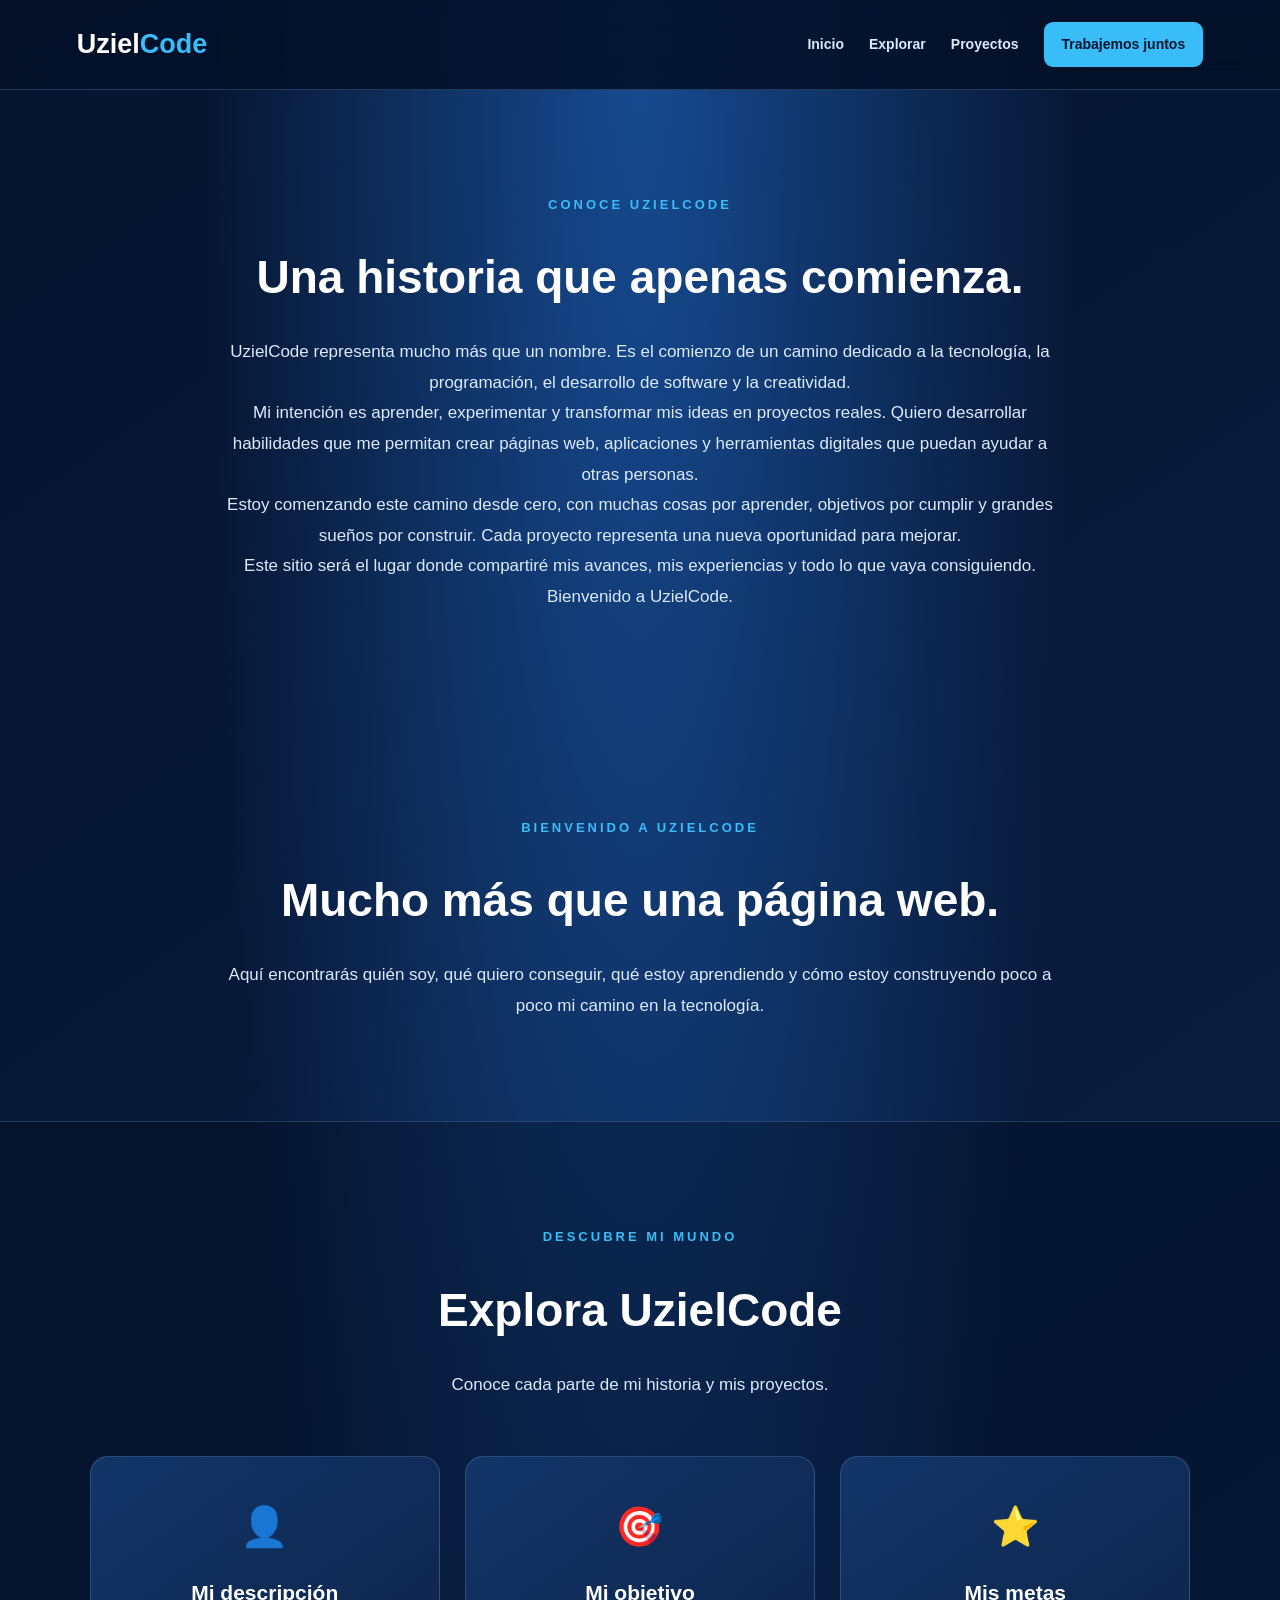
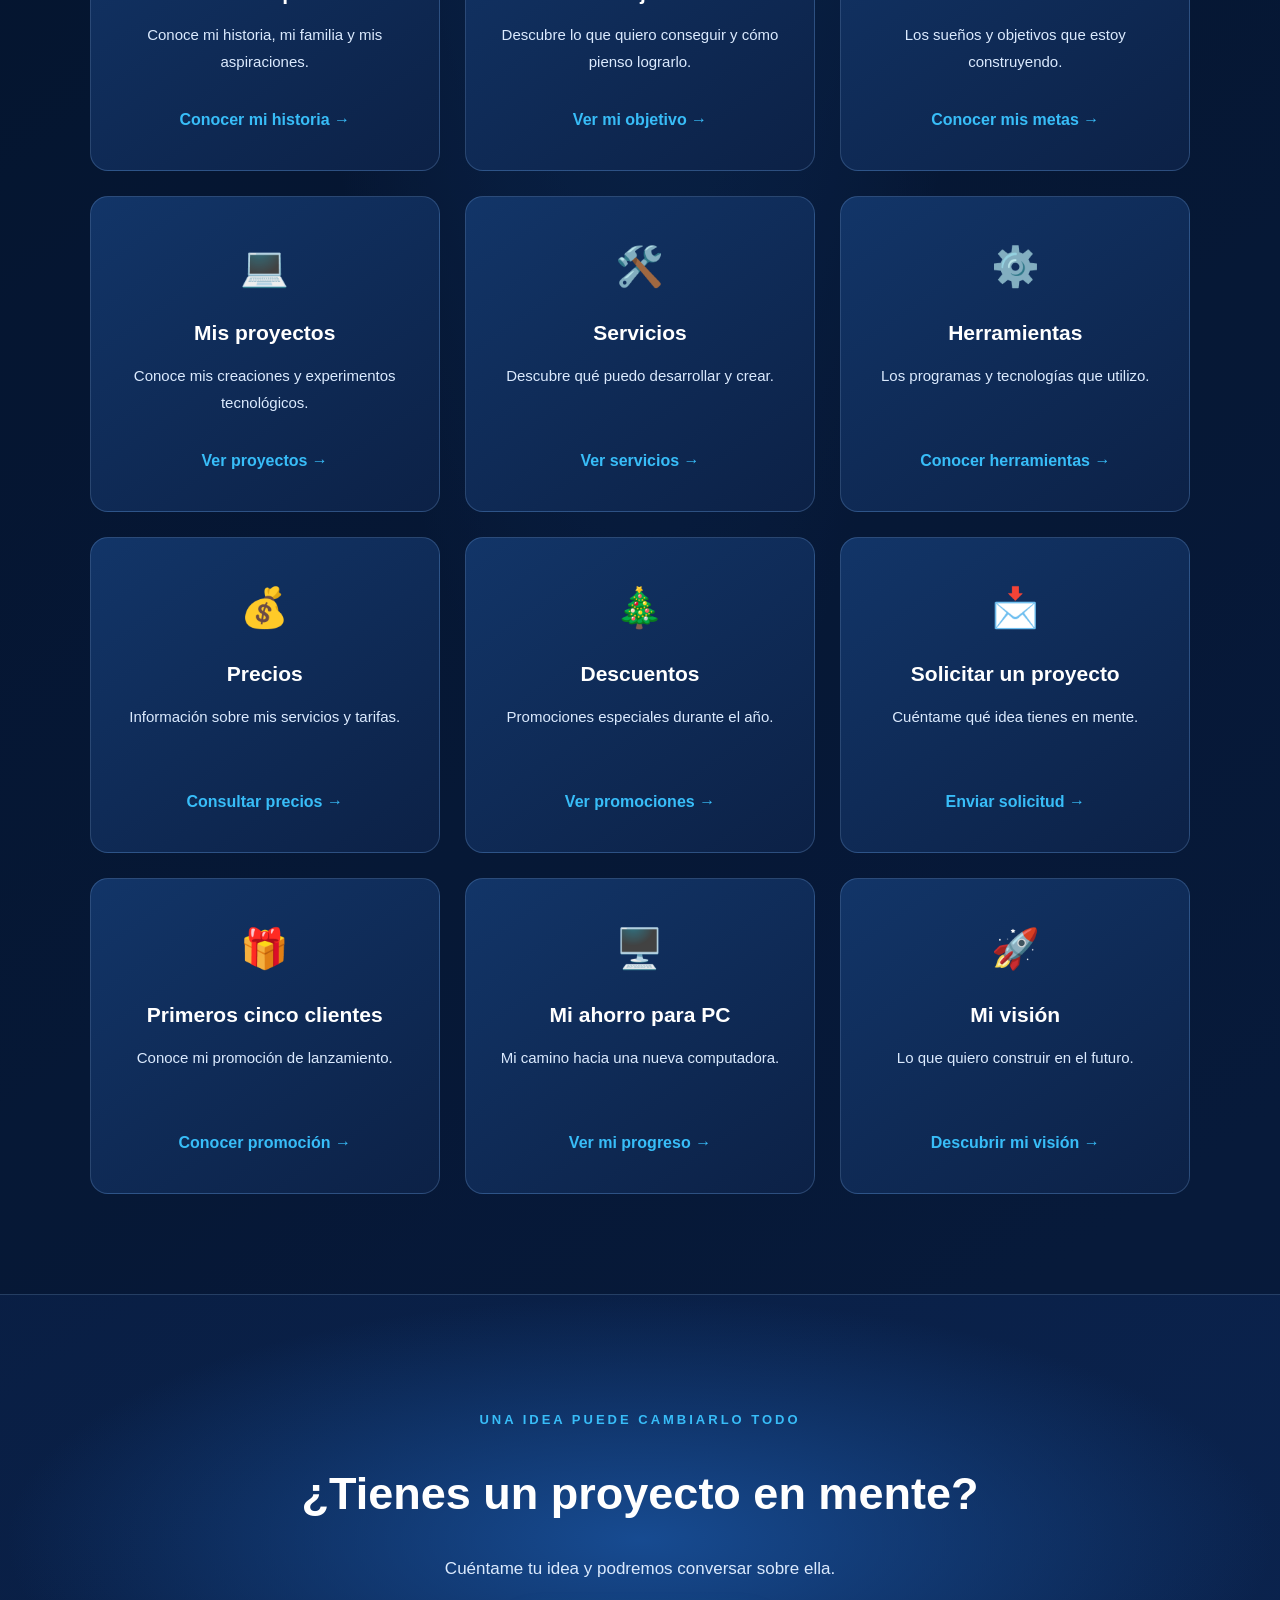
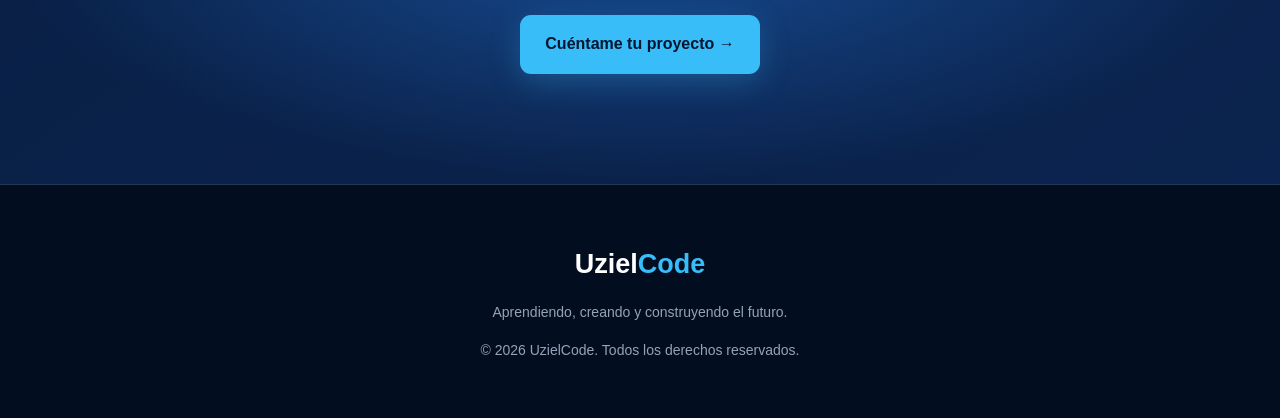
<file: index.html>
<!DOCTYPE html>
<html lang="es">
<head>
    <meta charset="UTF-8">
    <meta name="viewport" content="width=device-width, initial-scale=1.0">
    <meta name="description" content="UzielCode: desarrollo web, tecnología y creatividad.">
    <title>UzielCode | Construyendo el futuro</title>
    <link rel="stylesheet" href="estilos.css">
</head>
<body>

    <header class="header">
        <a href="index.html" class="logo">Uziel<span>Code</span></a>

        <nav class="nav">
            <a href="#inicio">Inicio</a>
            <a href="#secciones">Explorar</a>
            <a href="proyectos.html">Proyectos</a>
            <a href="solicitar-proyecto.html" class="nav-button">Trabajemos juntos</a>
        </nav>
    </header>

    <main>
       
<section class="welcome section">
    <span class="eyebrow">CONOCE UZIELCODE</span>

    <h2>Una historia que apenas comienza.</h2>

    <p>
        UzielCode representa mucho más que un nombre.
        Es el comienzo de un camino dedicado a la tecnología,
        la programación, el desarrollo de software y la creatividad.
    </p>

    <p>
        Mi intención es aprender, experimentar y transformar
        mis ideas en proyectos reales. Quiero desarrollar
        habilidades que me permitan crear páginas web,
        aplicaciones y herramientas digitales que puedan
        ayudar a otras personas.
    </p>

    <p>
        Estoy comenzando este camino desde cero, con muchas
        cosas por aprender, objetivos por cumplir y grandes
        sueños por construir. Cada proyecto representa una
        nueva oportunidad para mejorar.
    </p>

    <p>
        Este sitio será el lugar donde compartiré mis avances,
        mis experiencias y todo lo que vaya consiguiendo.
        Bienvenido a UzielCode.
    </p>
</section>

                    </pre>
                </div>
            </div>
        </section>

        <section class="welcome section">
            <span class="eyebrow">BIENVENIDO A UZIELCODE</span>
            <h2>Mucho más que una página web.</h2>
            <p>
                Aquí encontrarás quién soy, qué quiero conseguir,
                qué estoy aprendiendo y cómo estoy construyendo
                poco a poco mi camino en la tecnología.
            </p>
        </section>

        <section class="section explore" id="secciones">
            <div class="section-heading">
                <span class="eyebrow">DESCUBRE MI MUNDO</span>
                <h2>Explora UzielCode</h2>
                <p>Conoce cada parte de mi historia y mis proyectos.</p>
            </div>

            <div class="cards-grid">

                <article class="card">
                    <span class="card-icon">👤</span>
                    <h3>Mi descripción</h3>
                    <p>Conoce mi historia, mi familia y mis aspiraciones.</p>
                    <a href="descripcion.html">Conocer mi historia →</a>
                </article>

                <article class="card">
                    <span class="card-icon">🎯</span>
                    <h3>Mi objetivo</h3>
                    <p>Descubre lo que quiero conseguir y cómo pienso lograrlo.</p>
                    <a href="objetivo.html">Ver mi objetivo →</a>
                </article>

                <article class="card">
                    <span class="card-icon">⭐</span>
                    <h3>Mis metas</h3>
                    <p>Los sueños y objetivos que estoy construyendo.</p>
                    <a href="meta.html">Conocer mis metas →</a>
                </article>

                <article class="card">
                    <span class="card-icon">💻</span>
                    <h3>Mis proyectos</h3>
                    <p>Conoce mis creaciones y experimentos tecnológicos.</p>
                    <a href="proyectos.html">Ver proyectos →</a>
                </article>

                <article class="card">
                    <span class="card-icon">🛠️</span>
                    <h3>Servicios</h3>
                    <p>Descubre qué puedo desarrollar y crear.</p>
                    <a href="servicios.html">Ver servicios →</a>
                </article>

                <article class="card">
                    <span class="card-icon">⚙️</span>
                    <h3>Herramientas</h3>
                    <p>Los programas y tecnologías que utilizo.</p>
                    <a href="herramientas.html">Conocer herramientas →</a>
                </article>

                <article class="card">
                    <span class="card-icon">💰</span>
                    <h3>Precios</h3>
                    <p>Información sobre mis servicios y tarifas.</p>
                    <a href="precios.html">Consultar precios →</a>
                </article>

                <article class="card">
                    <span class="card-icon">🎄</span>
                    <h3>Descuentos</h3>
                    <p>Promociones especiales durante el año.</p>
                    <a href="descuentos.html">Ver promociones →</a>
                </article>

                <article class="card">
                    <span class="card-icon">📩</span>
                    <h3>Solicitar un proyecto</h3>
                    <p>Cuéntame qué idea tienes en mente.</p>
                    <a href="solicitar-proyecto.html">Enviar solicitud →</a>
                </article>

                <article class="card">
                    <span class="card-icon">🎁</span>
                    <h3>Primeros cinco clientes</h3>
                    <p>Conoce mi promoción de lanzamiento.</p>
                    <a href="clientes-gratis.html">Conocer promoción →</a>
                </article>

                <article class="card">
                    <span class="card-icon">🖥️</span>
                    <h3>Mi ahorro para PC</h3>
                    <p>Mi camino hacia una nueva computadora.</p>
                    <a href="ahorro-pc.html">Ver mi progreso →</a>
                </article>

                <article class="card">
                    <span class="card-icon">🚀</span>
                    <h3>Mi visión</h3>
                    <p>Lo que quiero construir en el futuro.</p>
                    <a href="vision.html">Descubrir mi visión →</a>
                </article>

            </div>
        </section>

        <section class="final-cta">
            <span class="eyebrow">UNA IDEA PUEDE CAMBIARLO TODO</span>
            <h2>¿Tienes un proyecto en mente?</h2>
            <p>Cuéntame tu idea y podremos conversar sobre ella.</p>
            <a href="solicitar-proyecto.html" class="btn primary">
                Cuéntame tu proyecto →
            </a>
        </section>
    </main>

    <footer class="footer">
        <a href="index.html" class="logo">Uziel<span>Code</span></a>
        <p>Aprendiendo, creando y construyendo el futuro.</p>
        <p>© <span id="year"></span> UzielCode. Todos los derechos reservados.</p>
    </footer>

    <script src="script.js"></script>
</body>
</html>
</file>
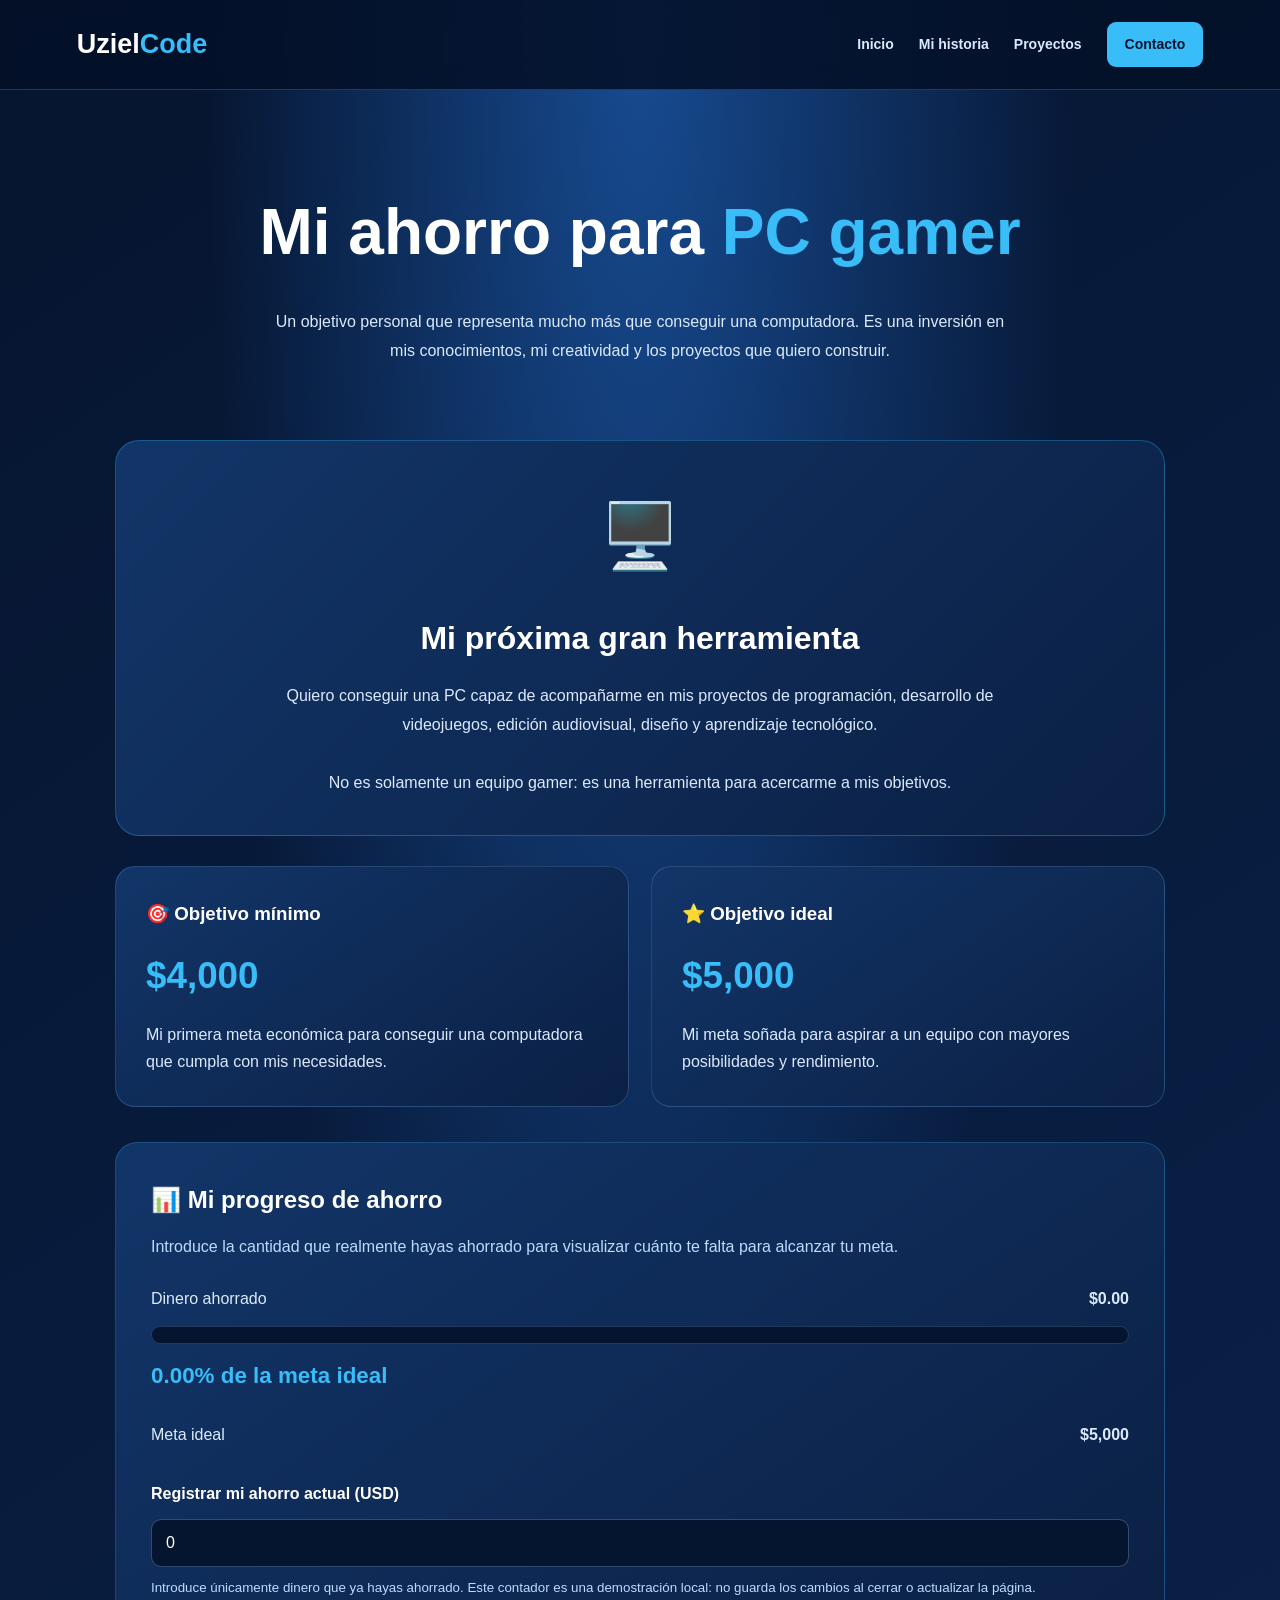
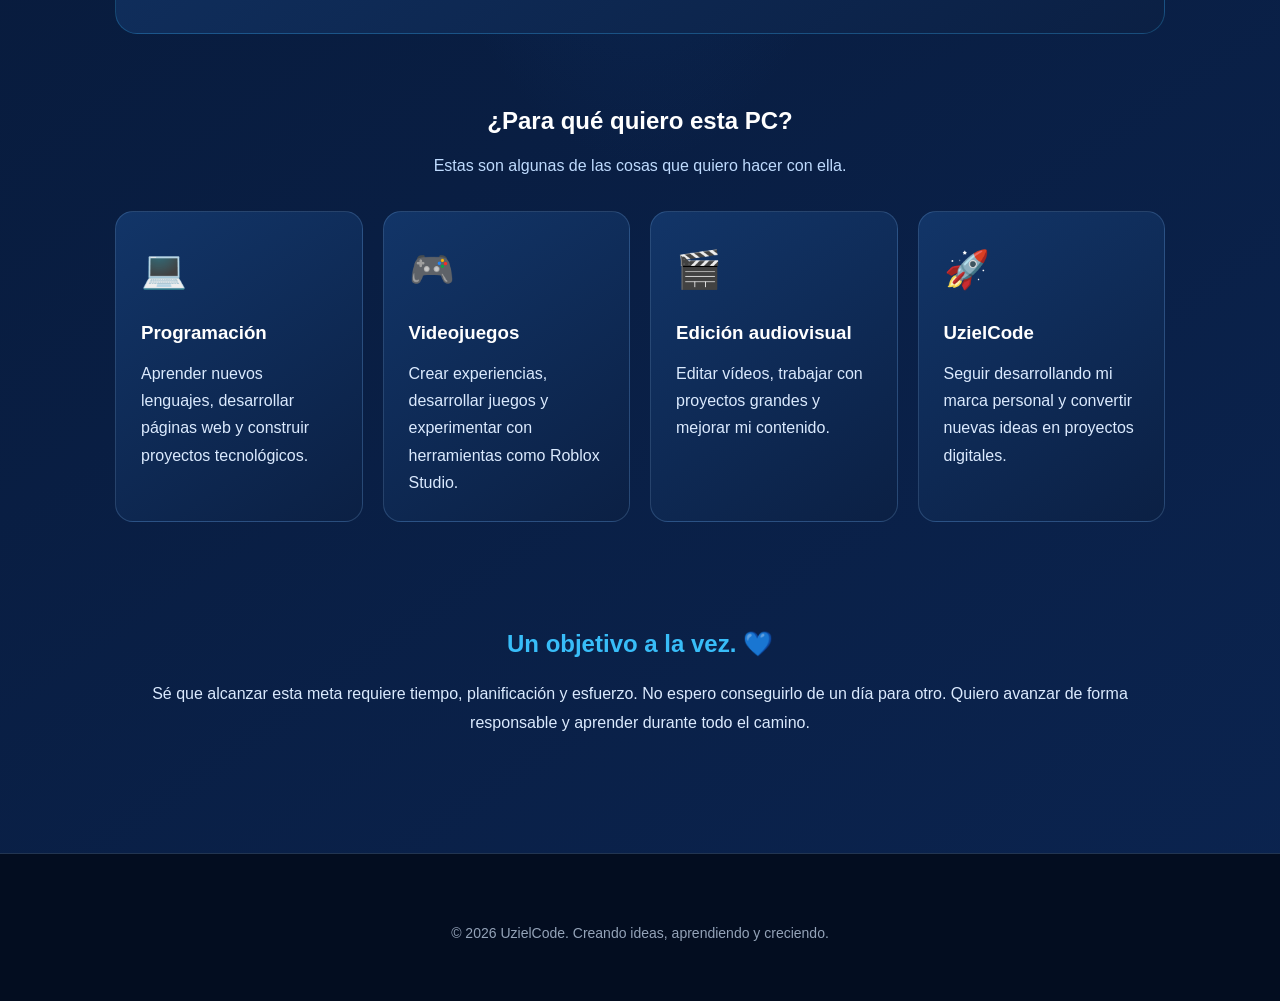
<file: ahorro-pc.html>
<!DOCTYPE html>
<html lang="es">
<head>
    <meta charset="UTF-8">
    <meta name="viewport" content="width=device-width, initial-scale=1.0">
    <title>Mi ahorro para PC | UzielCode</title>
    <link rel="stylesheet" href="estilos.css">

    <style>
        .saving-hero {
            text-align: center;
            padding: 85px 20px 45px;
        }

        .saving-hero h1 {
            font-size: clamp(2.5rem, 6vw, 4rem);
            margin-bottom: 18px;
        }

        .saving-hero h1 span {
            color: #38bdf8;
        }

        .saving-hero p {
            max-width: 750px;
            margin: auto;
            color: #dbeafe;
            line-height: 1.8;
        }

        .saving-section {
            max-width: 1100px;
            margin: auto;
            padding: 30px 25px 80px;
        }

        .pc-banner {
            padding: 38px;
            text-align: center;
            border-radius: 24px;
            background: linear-gradient(135deg, #123568, #0b2044);
            border: 1px solid rgba(56,189,248,.3);
        }

        .pc-banner .pc-icon {
            font-size: 4rem;
            margin-bottom: 15px;
        }

        .pc-banner h2 {
            font-size: 2rem;
            margin-bottom: 15px;
        }

        .pc-banner p {
            color: #dbeafe;
            line-height: 1.8;
            max-width: 750px;
            margin: auto;
        }

        .goals-grid {
            display: grid;
            grid-template-columns: repeat(auto-fit, minmax(240px, 1fr));
            gap: 22px;
            margin-top: 30px;
        }

        .goal-card {
            padding: 30px;
            border-radius: 20px;
            background: linear-gradient(145deg, #123568, #0b2044);
            border: 1px solid rgba(147,197,253,.2);
        }

        .goal-card h3 {
            margin-bottom: 12px;
        }

        .goal-amount {
            font-size: 2.3rem;
            color: #38bdf8;
            font-weight: bold;
            margin-bottom: 12px;
        }

        .goal-card p {
            color: #dbeafe;
            line-height: 1.7;
        }

        .progress-panel {
            margin-top: 35px;
            padding: 35px;
            border-radius: 22px;
            background: linear-gradient(145deg, #123568, #0b2044);
            border: 1px solid rgba(56,189,248,.25);
        }

        .progress-panel h2 {
            margin-bottom: 12px;
        }

        .progress-panel > p {
            color: #bfdbfe;
            line-height: 1.7;
        }

        .progress-info {
            display: flex;
            justify-content: space-between;
            flex-wrap: wrap;
            gap: 10px;
            margin: 25px 0 12px;
            color: #dbeafe;
        }

        .progress-track {
            height: 18px;
            background: #06152f;
            border-radius: 30px;
            overflow: hidden;
            border: 1px solid rgba(147,197,253,.2);
        }

        .progress-fill {
            width: 0%;
            height: 100%;
            background: linear-gradient(90deg, #0284c7, #38bdf8);
            border-radius: 30px;
            transition: width .4s;
        }

        .progress-percent {
            color: #38bdf8;
            font-size: 1.4rem;
            font-weight: bold;
            margin-top: 12px;
        }

        .saving-input {
            margin-top: 30px;
        }

        .saving-input label {
            display: block;
            color: white;
            margin-bottom: 10px;
            font-weight: bold;
        }

        .saving-input input {
            width: 100%;
            padding: 14px;
            border-radius: 10px;
            background: #06152f;
            border: 1px solid rgba(147,197,253,.3);
            color: white;
            font-size: 1rem;
            box-sizing: border-box;
        }

        .saving-input small {
            display: block;
            color: #bfdbfe;
            margin-top: 10px;
            line-height: 1.6;
        }

        .reasons-title {
            text-align: center;
            margin: 65px 0 30px;
        }

        .reasons-title p {
            color: #bfdbfe;
            margin-top: 10px;
        }

        .reasons-grid {
            display: grid;
            grid-template-columns: repeat(auto-fit, minmax(220px, 1fr));
            gap: 20px;
        }

        .reason-card {
            padding: 25px;
            border-radius: 18px;
            background: linear-gradient(145deg, #123568, #0b2044);
            border: 1px solid rgba(147,197,253,.2);
        }

        .reason-card .icon {
            font-size: 2.3rem;
            margin-bottom: 13px;
        }

        .reason-card h3 {
            margin-bottom: 10px;
        }

        .reason-card p {
            color: #dbeafe;
            line-height: 1.7;
        }

        .final-message {
            text-align: center;
            margin-top: 65px;
            padding: 35px;
        }

        .final-message h2 {
            color: #38bdf8;
            margin-bottom: 15px;
        }

        .final-message p {
            color: #dbeafe;
            line-height: 1.8;
        }

        @media(max-width:600px) {
            .saving-hero {
                padding-top: 55px;
            }

            .pc-banner,
            .progress-panel {
                padding: 25px;
            }
        }
    </style>
</head>

<body>

<header class="header">
    <a href="index.html" class="logo">Uziel<span>Code</span></a>

    <nav class="nav">
        <a href="index.html">Inicio</a>
        <a href="descripcion.html">Mi historia</a>
        <a href="proyectos.html">Proyectos</a>
        <a href="solicitar-proyecto.html" class="nav-button">Contacto</a>
    </nav>
</header>

<main>

    <section class="saving-hero">
        <h1>Mi ahorro para <span>PC gamer</span></h1>

        <p>
            Un objetivo personal que representa mucho más que conseguir
            una computadora. Es una inversión en mis conocimientos,
            mi creatividad y los proyectos que quiero construir.
        </p>
    </section>

    <section class="saving-section">

        <div class="pc-banner">
            <div class="pc-icon">🖥️</div>

            <h2>Mi próxima gran herramienta</h2>

            <p>
                Quiero conseguir una PC capaz de acompañarme en mis
                proyectos de programación, desarrollo de videojuegos,
                edición audiovisual, diseño y aprendizaje tecnológico.

                <br><br>

                No es solamente un equipo gamer: es una herramienta
                para acercarme a mis objetivos.
            </p>
        </div>

        <div class="goals-grid">

            <article class="goal-card">
                <h3>🎯 Objetivo mínimo</h3>
                <div class="goal-amount">$4,000</div>
                <p>
                    Mi primera meta económica para conseguir
                    una computadora que cumpla con mis necesidades.
                </p>
            </article>

            <article class="goal-card">
                <h3>⭐ Objetivo ideal</h3>
                <div class="goal-amount">$5,000</div>
                <p>
                    Mi meta soñada para aspirar a un equipo
                    con mayores posibilidades y rendimiento.
                </p>
            </article>

        </div>

        <section class="progress-panel">

            <h2>📊 Mi progreso de ahorro</h2>

            <p>
                Introduce la cantidad que realmente hayas ahorrado
                para visualizar cuánto te falta para alcanzar tu meta.
            </p>

            <div class="progress-info">
                <span>Dinero ahorrado</span>
                <strong id="savedAmount">$0</strong>
            </div>

            <div class="progress-track">
                <div class="progress-fill" id="progressFill"></div>
            </div>

            <div class="progress-percent" id="progressPercent">
                0% de la meta ideal
            </div>

            <div class="progress-info">
                <span>Meta ideal</span>
                <strong>$5,000</strong>
            </div>

            <div class="saving-input">
                <label for="savedInput">Registrar mi ahorro actual (USD)</label>

                <input
                    type="number"
                    id="savedInput"
                    min="0"
                    max="5000"
                    step="0.01"
                    value="0"
                    placeholder="Ejemplo: 150"
                >

                <small>
                    Introduce únicamente dinero que ya hayas ahorrado.
                    Este contador es una demostración local: no guarda
                    los cambios al cerrar o actualizar la página.
                </small>
            </div>

        </section>

        <div class="reasons-title">
            <h2>¿Para qué quiero esta PC?</h2>
            <p>Estas son algunas de las cosas que quiero hacer con ella.</p>
        </div>

        <div class="reasons-grid">

            <article class="reason-card">
                <div class="icon">💻</div>
                <h3>Programación</h3>
                <p>
                    Aprender nuevos lenguajes, desarrollar páginas web
                    y construir proyectos tecnológicos.
                </p>
            </article>

            <article class="reason-card">
                <div class="icon">🎮</div>
                <h3>Videojuegos</h3>
                <p>
                    Crear experiencias, desarrollar juegos y experimentar
                    con herramientas como Roblox Studio.
                </p>
            </article>

            <article class="reason-card">
                <div class="icon">🎬</div>
                <h3>Edición audiovisual</h3>
                <p>
                    Editar vídeos, trabajar con proyectos grandes
                    y mejorar mi contenido.
                </p>
            </article>

            <article class="reason-card">
                <div class="icon">🚀</div>
                <h3>UzielCode</h3>
                <p>
                    Seguir desarrollando mi marca personal y convertir
                    nuevas ideas en proyectos digitales.
                </p>
            </article>

        </div>

        <div class="final-message">
            <h2>Un objetivo a la vez. 💙</h2>

            <p>
                Sé que alcanzar esta meta requiere tiempo, planificación
                y esfuerzo. No espero conseguirlo de un día para otro.
                Quiero avanzar de forma responsable y aprender durante
                todo el camino.
            </p>
        </div>

    </section>

</main>

<footer class="footer">
    <p>© <span id="year"></span> UzielCode. Creando ideas, aprendiendo y creciendo.</p>
</footer>

<script src="script.js"></script>

<script>
    const savedInput = document.getElementById("savedInput");
    const savedAmount = document.getElementById("savedAmount");
    const progressFill = document.getElementById("progressFill");
    const progressPercent = document.getElementById("progressPercent");

    function updateProgress() {
        let amount = Number(savedInput.value);

        if (!Number.isFinite(amount) || amount < 0) {
            amount = 0;
        }

        if (amount > 5000) {
            amount = 5000;
            savedInput.value = 5000;
        }

        const percentage = (amount / 5000) * 100;

        savedAmount.textContent = "$" + amount.toLocaleString("en-US", {
            minimumFractionDigits: 2,
            maximumFractionDigits: 2
        });

        progressFill.style.width = percentage + "%";

        progressPercent.textContent =
            percentage.toFixed(2) + "% de la meta ideal";
    }

    savedInput.addEventListener("input", updateProgress);

    updateProgress();
</script>

</body>
</html>
</file>
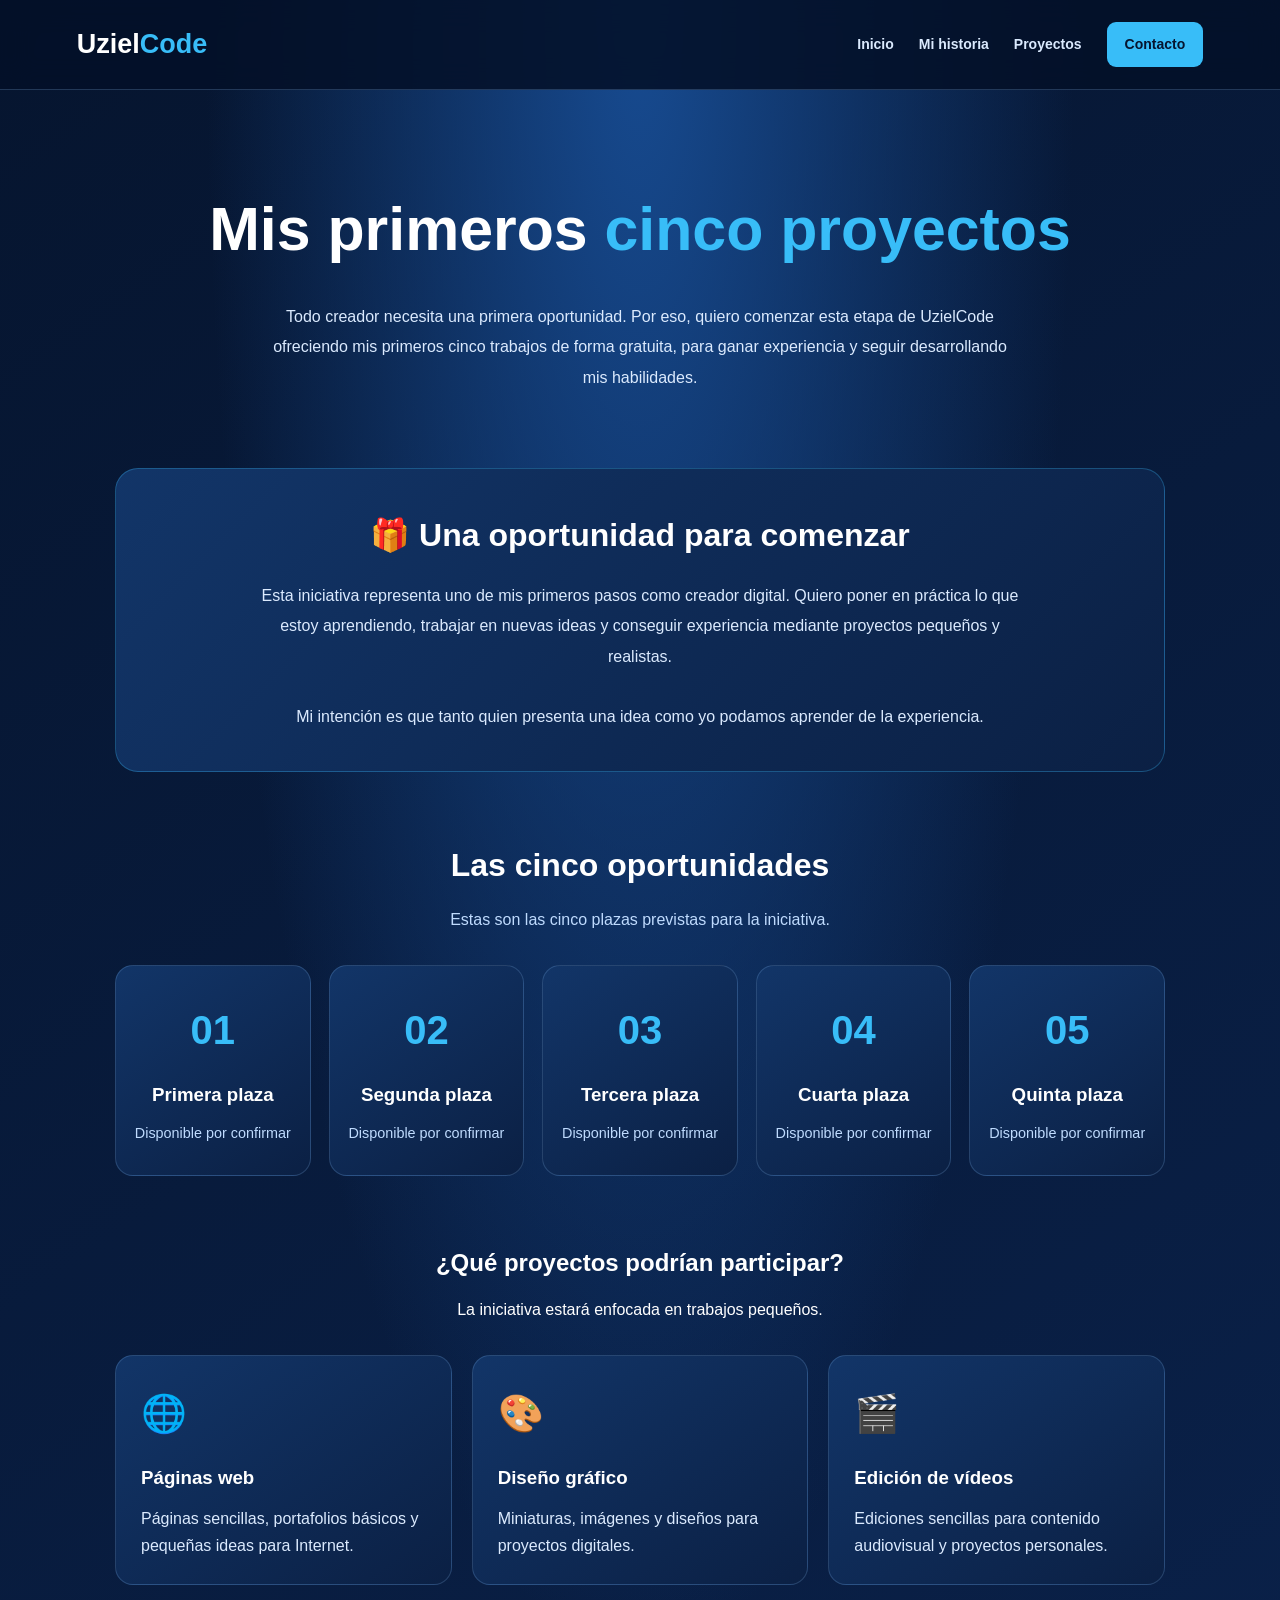
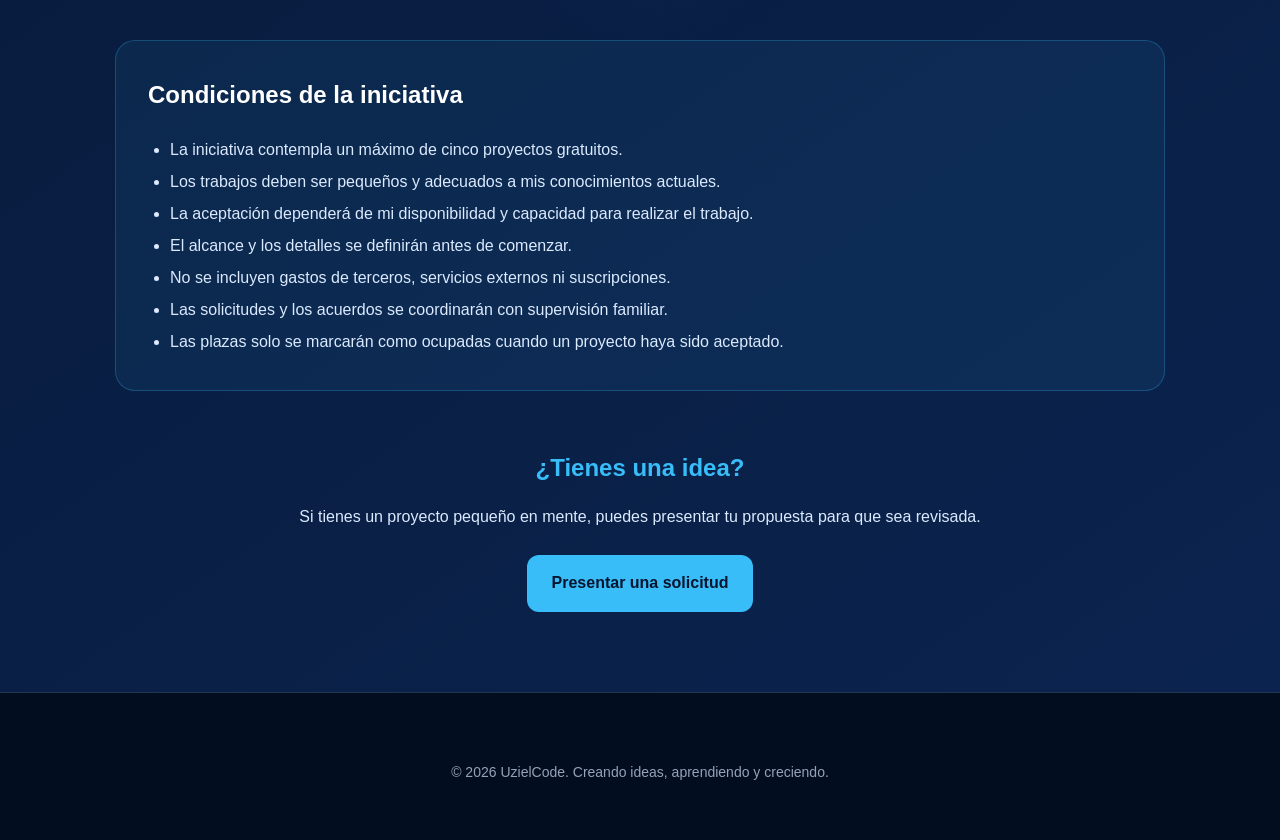
<file: clientes-gratis.html>
<!DOCTYPE html>
<html lang="es">
<head>
    <meta charset="UTF-8">
    <meta name="viewport" content="width=device-width, initial-scale=1.0">
    <title>Primeros cinco proyectos | UzielCode</title>
    <link rel="stylesheet" href="estilos.css">

    <style>
        .free-hero {
            text-align: center;
            padding: 85px 20px 50px;
        }

        .free-hero h1 {
            font-size: clamp(2.4rem, 6vw, 3.8rem);
            margin-bottom: 18px;
        }

        .free-hero h1 span {
            color: #38bdf8;
        }

        .free-hero p {
            max-width: 760px;
            margin: auto;
            color: #dbeafe;
            line-height: 1.9;
        }

        .free-section {
            max-width: 1100px;
            margin: auto;
            padding: 25px 25px 80px;
        }

        .main-panel {
            padding: 38px;
            border-radius: 23px;
            background: linear-gradient(135deg, #123568, #0b2044);
            border: 1px solid rgba(56,189,248,.3);
            text-align: center;
        }

        .main-panel h2 {
            margin-bottom: 16px;
            font-size: 2rem;
        }

        .main-panel p {
            color: #dbeafe;
            line-height: 1.9;
            max-width: 780px;
            margin: auto;
        }

        .slots-title {
            text-align: center;
            margin: 65px 0 30px;
        }

        .slots-title h2 {
            font-size: 2rem;
            margin-bottom: 12px;
        }

        .slots-title p {
            color: #bfdbfe;
        }

        .slots-grid {
            display: grid;
            grid-template-columns: repeat(auto-fit, minmax(170px, 1fr));
            gap: 18px;
        }

        .slot-card {
            text-align: center;
            padding: 28px 18px;
            border-radius: 18px;
            background: linear-gradient(145deg, #123568, #0b2044);
            border: 1px solid rgba(147,197,253,.2);
            transition: .3s;
        }

        .slot-card:hover {
            transform: translateY(-6px);
            border-color: #38bdf8;
        }

        .slot-number {
            font-size: 2.5rem;
            font-weight: bold;
            color: #38bdf8;
            margin-bottom: 12px;
        }

        .slot-card h3 {
            margin-bottom: 9px;
        }

        .slot-card p {
            color: #bfdbfe;
            font-size: .9rem;
        }

        .services-title {
            text-align: center;
            margin: 65px 0 30px;
        }

        .services-title h2 {
            margin-bottom: 12px;
        }

        .services-grid {
            display: grid;
            grid-template-columns: repeat(auto-fit, minmax(230px, 1fr));
            gap: 20px;
        }

        .service-card {
            padding: 25px;
            border-radius: 18px;
            background: linear-gradient(145deg, #123568, #0b2044);
            border: 1px solid rgba(147,197,253,.2);
        }

        .service-card .icon {
            font-size: 2.3rem;
            margin-bottom: 14px;
        }

        .service-card h3 {
            margin-bottom: 10px;
        }

        .service-card p {
            color: #dbeafe;
            line-height: 1.7;
        }

        .conditions {
            margin-top: 55px;
            padding: 32px;
            border-radius: 20px;
            background: rgba(56,189,248,.07);
            border: 1px solid rgba(56,189,248,.25);
        }

        .conditions h2 {
            margin-bottom: 18px;
        }

        .conditions ul {
            padding-left: 22px;
            color: #dbeafe;
            line-height: 2;
        }

        .final-panel {
            text-align: center;
            margin-top: 55px;
        }

        .final-panel h2 {
            color: #38bdf8;
            margin-bottom: 14px;
        }

        .final-panel p {
            color: #dbeafe;
            line-height: 1.8;
        }

        .final-button {
            display: inline-block;
            margin-top: 23px;
            padding: 14px 25px;
            background: #38bdf8;
            color: #06152f;
            text-decoration: none;
            font-weight: bold;
            border-radius: 12px;
            transition: .3s;
        }

        .final-button:hover {
            background: #7dd3fc;
            transform: translateY(-3px);
        }

        @media(max-width:600px) {
            .free-hero {
                padding-top: 55px;
            }

            .main-panel,
            .conditions {
                padding: 25px;
            }
        }
    </style>
</head>

<body>

<header class="header">
    <a href="index.html" class="logo">Uziel<span>Code</span></a>

    <nav class="nav">
        <a href="index.html">Inicio</a>
        <a href="descripcion.html">Mi historia</a>
        <a href="proyectos.html">Proyectos</a>
        <a href="solicitar-proyecto.html" class="nav-button">Contacto</a>
    </nav>
</header>

<main>

    <section class="free-hero">
        <h1>Mis primeros <span>cinco proyectos</span></h1>

        <p>
            Todo creador necesita una primera oportunidad.
            Por eso, quiero comenzar esta etapa de UzielCode
            ofreciendo mis primeros cinco trabajos de forma gratuita,
            para ganar experiencia y seguir desarrollando mis habilidades.
        </p>
    </section>

    <section class="free-section">

        <div class="main-panel">
            <h2>🎁 Una oportunidad para comenzar</h2>

            <p>
                Esta iniciativa representa uno de mis primeros pasos
                como creador digital. Quiero poner en práctica lo que
                estoy aprendiendo, trabajar en nuevas ideas y conseguir
                experiencia mediante proyectos pequeños y realistas.

                <br><br>

                Mi intención es que tanto quien presenta una idea
                como yo podamos aprender de la experiencia.
            </p>
        </div>

        <div class="slots-title">
            <h2>Las cinco oportunidades</h2>
            <p>Estas son las cinco plazas previstas para la iniciativa.</p>
        </div>

        <div class="slots-grid">

            <article class="slot-card">
                <div class="slot-number">01</div>
                <h3>Primera plaza</h3>
                <p>Disponible por confirmar</p>
            </article>

            <article class="slot-card">
                <div class="slot-number">02</div>
                <h3>Segunda plaza</h3>
                <p>Disponible por confirmar</p>
            </article>

            <article class="slot-card">
                <div class="slot-number">03</div>
                <h3>Tercera plaza</h3>
                <p>Disponible por confirmar</p>
            </article>

            <article class="slot-card">
                <div class="slot-number">04</div>
                <h3>Cuarta plaza</h3>
                <p>Disponible por confirmar</p>
            </article>

            <article class="slot-card">
                <div class="slot-number">05</div>
                <h3>Quinta plaza</h3>
                <p>Disponible por confirmar</p>
            </article>

        </div>

        <div class="services-title">
            <h2>¿Qué proyectos podrían participar?</h2>
            <p>La iniciativa estará enfocada en trabajos pequeños.</p>
        </div>

        <div class="services-grid">

            <article class="service-card">
                <div class="icon">🌐</div>
                <h3>Páginas web</h3>
                <p>
                    Páginas sencillas, portafolios básicos
                    y pequeñas ideas para Internet.
                </p>
            </article>

            <article class="service-card">
                <div class="icon">🎨</div>
                <h3>Diseño gráfico</h3>
                <p>
                    Miniaturas, imágenes y diseños
                    para proyectos digitales.
                </p>
            </article>

            <article class="service-card">
                <div class="icon">🎬</div>
                <h3>Edición de vídeos</h3>
                <p>
                    Ediciones sencillas para contenido
                    audiovisual y proyectos personales.
                </p>
            </article>

        </div>

        <section class="conditions">
            <h2>Condiciones de la iniciativa</h2>

            <ul>
                <li>La iniciativa contempla un máximo de cinco proyectos gratuitos.</li>
                <li>Los trabajos deben ser pequeños y adecuados a mis conocimientos actuales.</li>
                <li>La aceptación dependerá de mi disponibilidad y capacidad para realizar el trabajo.</li>
                <li>El alcance y los detalles se definirán antes de comenzar.</li>
                <li>No se incluyen gastos de terceros, servicios externos ni suscripciones.</li>
                <li>Las solicitudes y los acuerdos se coordinarán con supervisión familiar.</li>
                <li>Las plazas solo se marcarán como ocupadas cuando un proyecto haya sido aceptado.</li>
            </ul>
        </section>

        <div class="final-panel">
            <h2>¿Tienes una idea?</h2>

            <p>
                Si tienes un proyecto pequeño en mente,
                puedes presentar tu propuesta para que sea revisada.
            </p>

            <a href="solicitar-proyecto.html" class="final-button">
                Presentar una solicitud
            </a>
        </div>

    </section>

</main>

<footer class="footer">
    <p>© <span id="year"></span> UzielCode. Creando ideas, aprendiendo y creciendo.</p>
</footer>

<script src="script.js"></script>

</body>
</html>
</file>
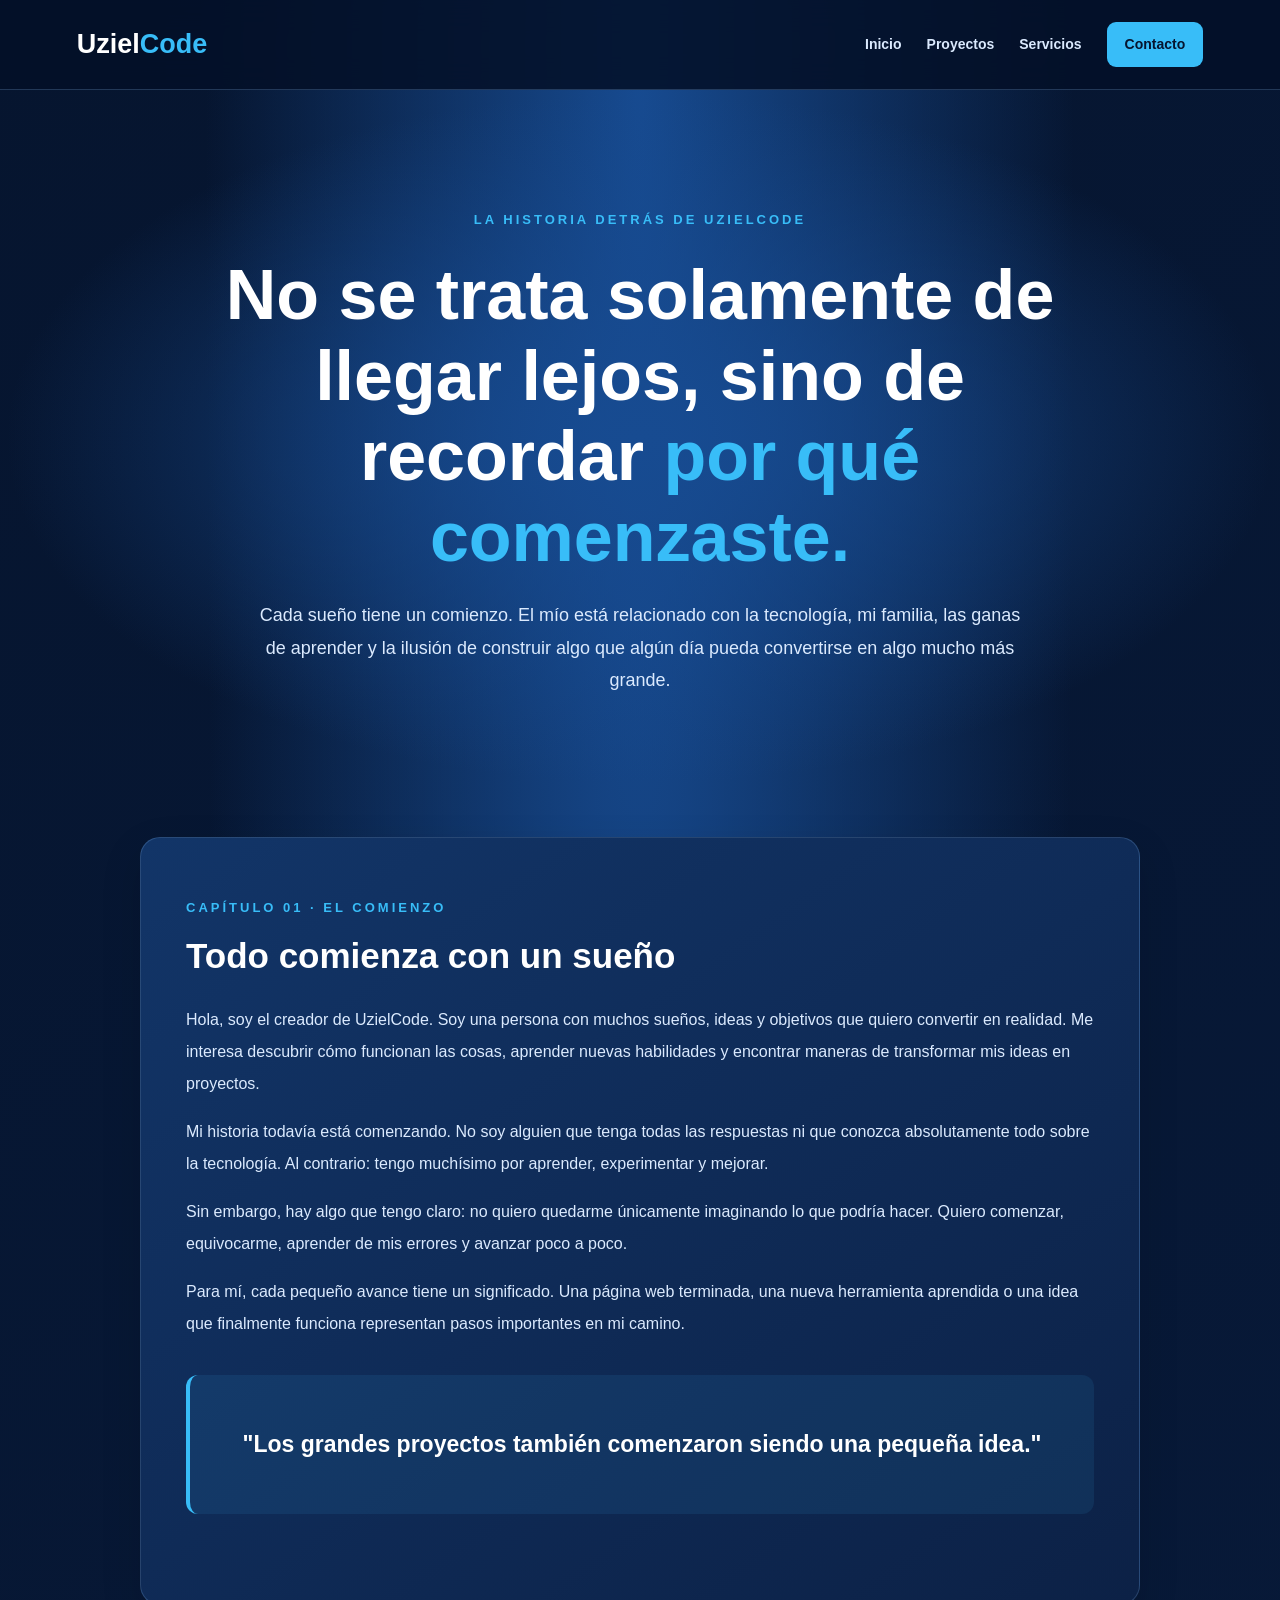
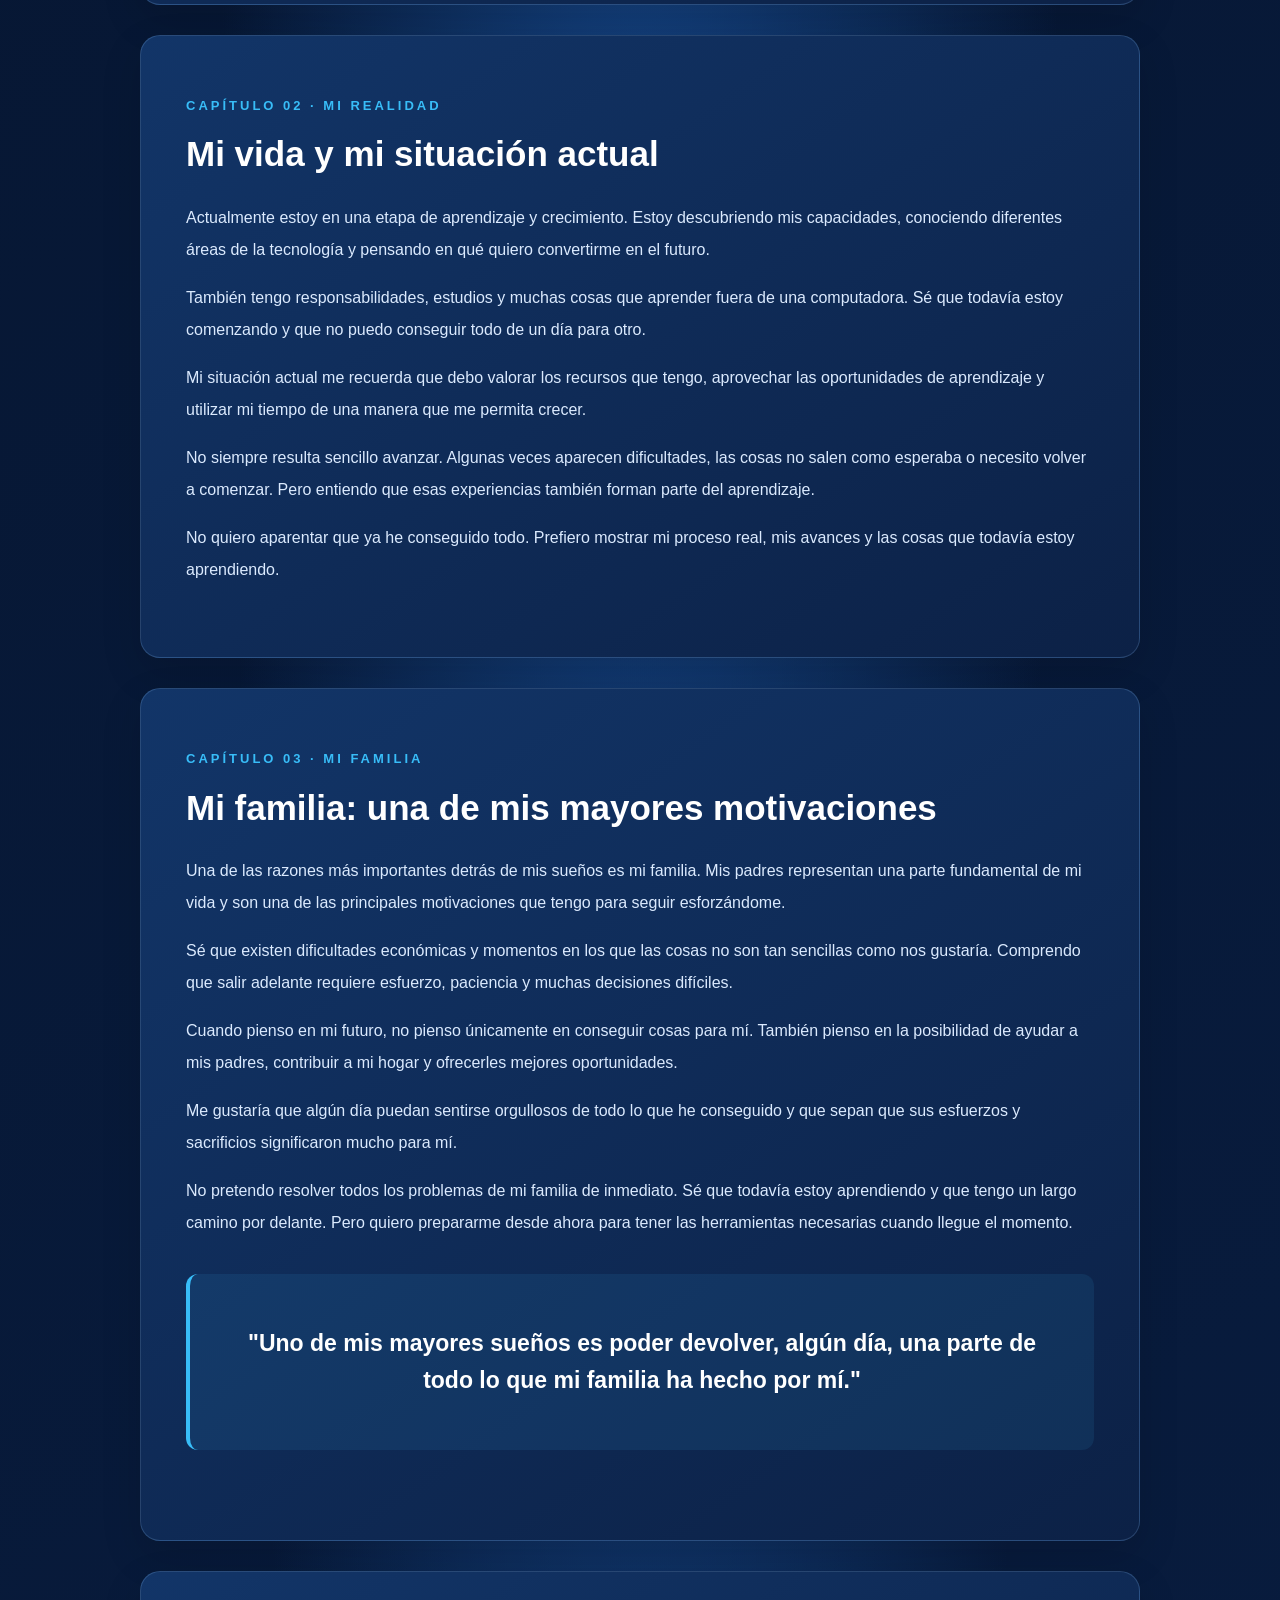
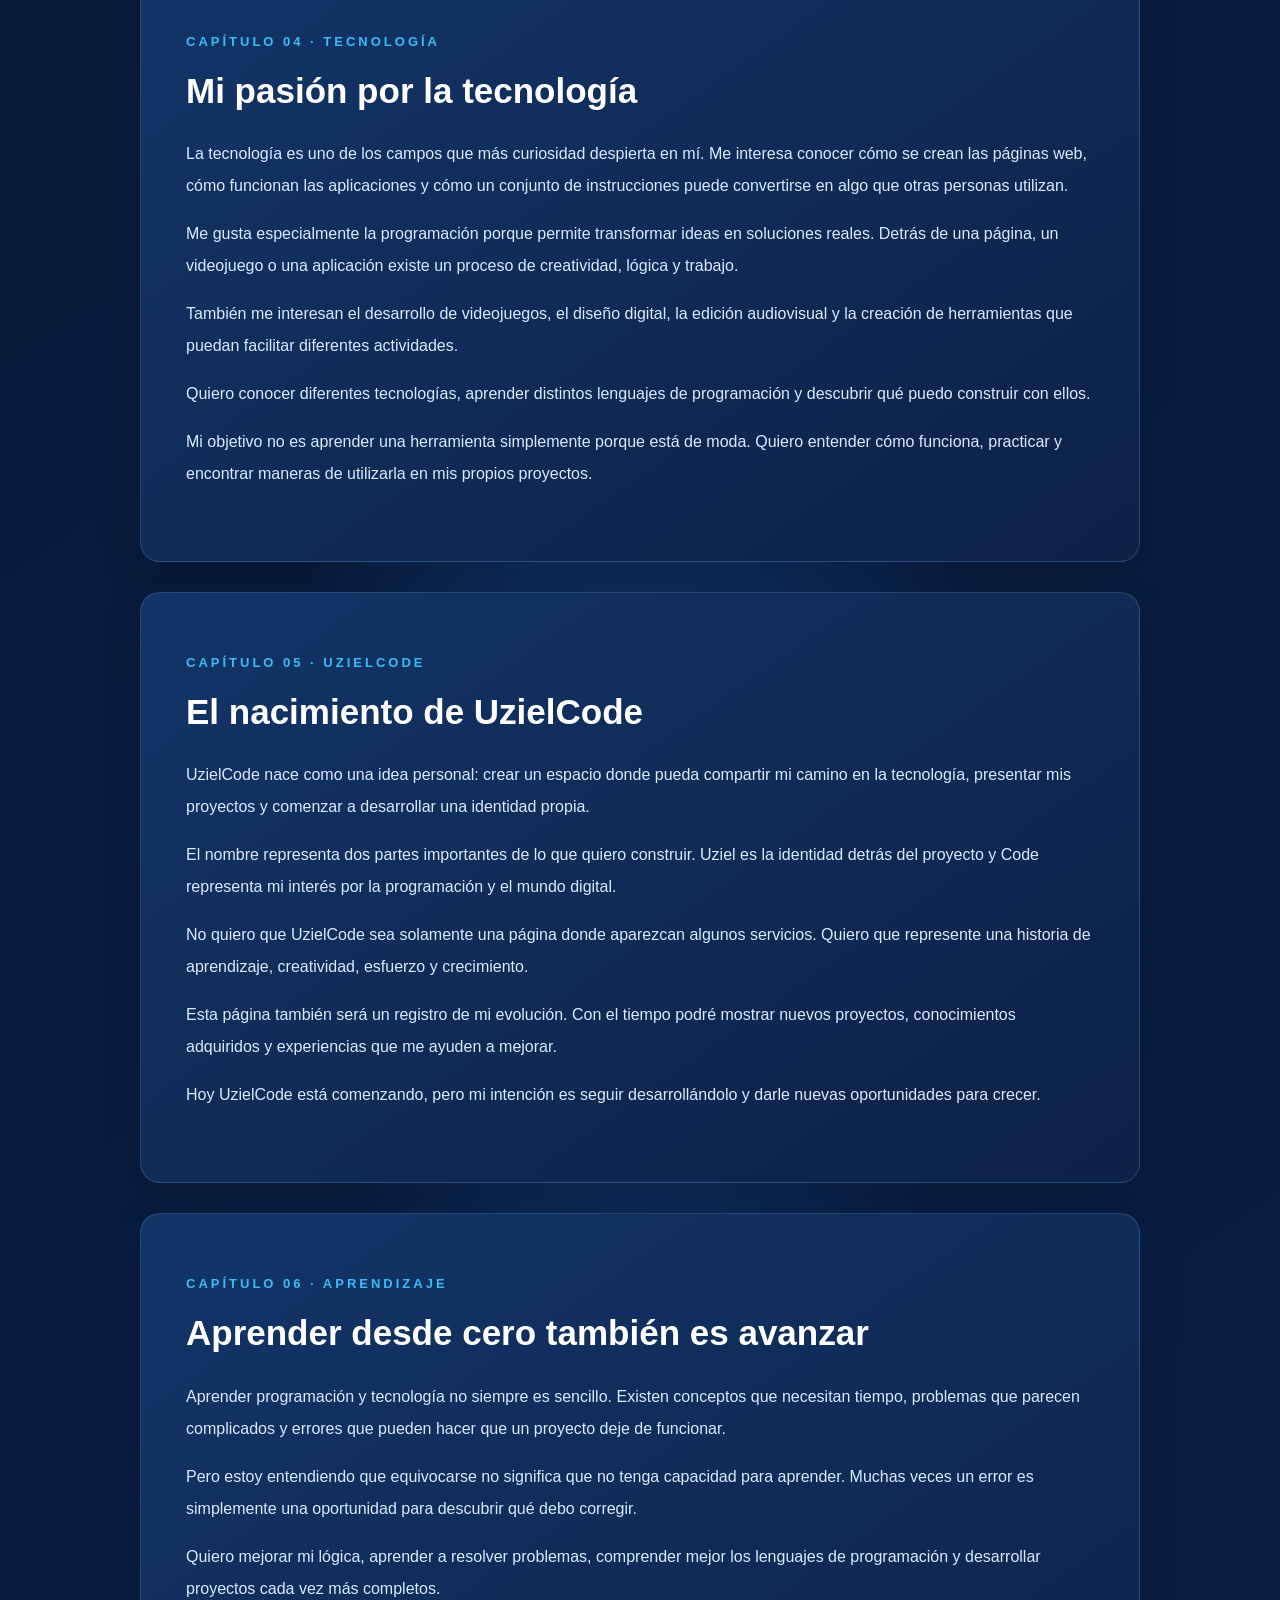
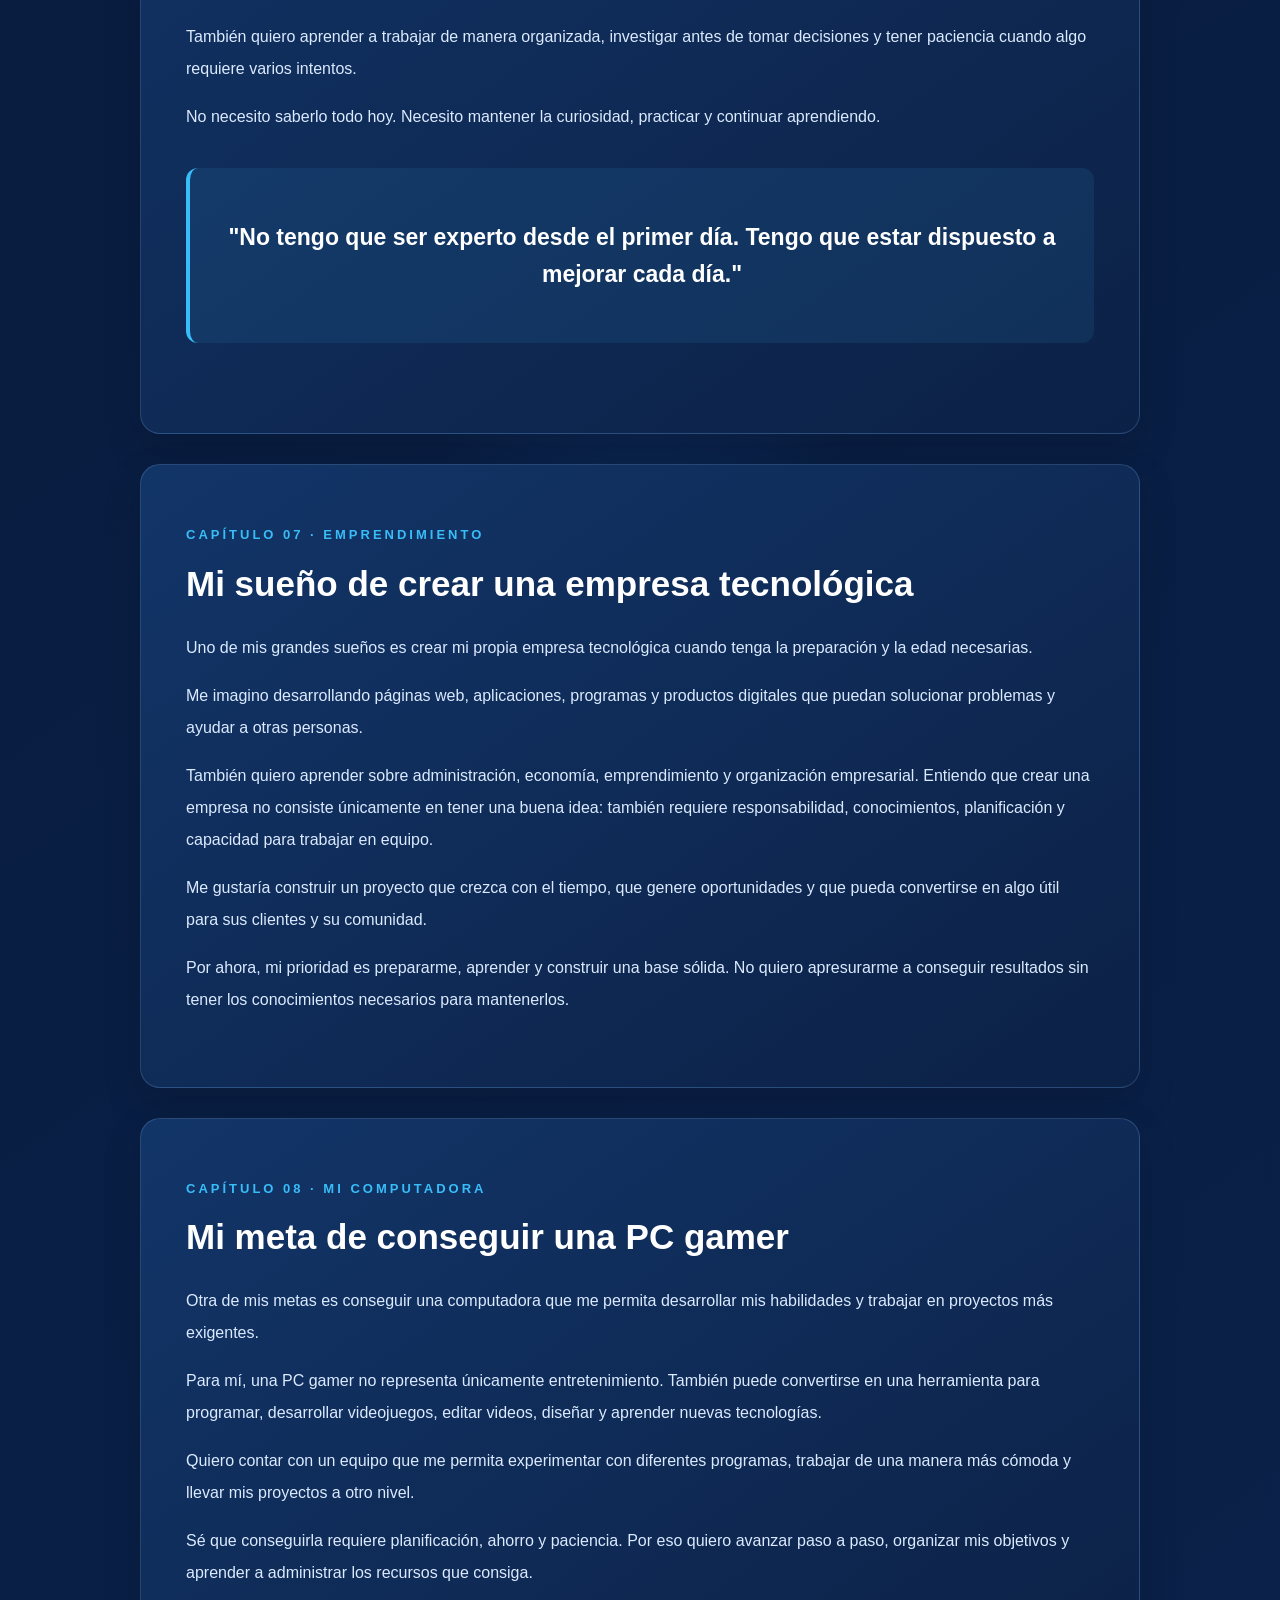
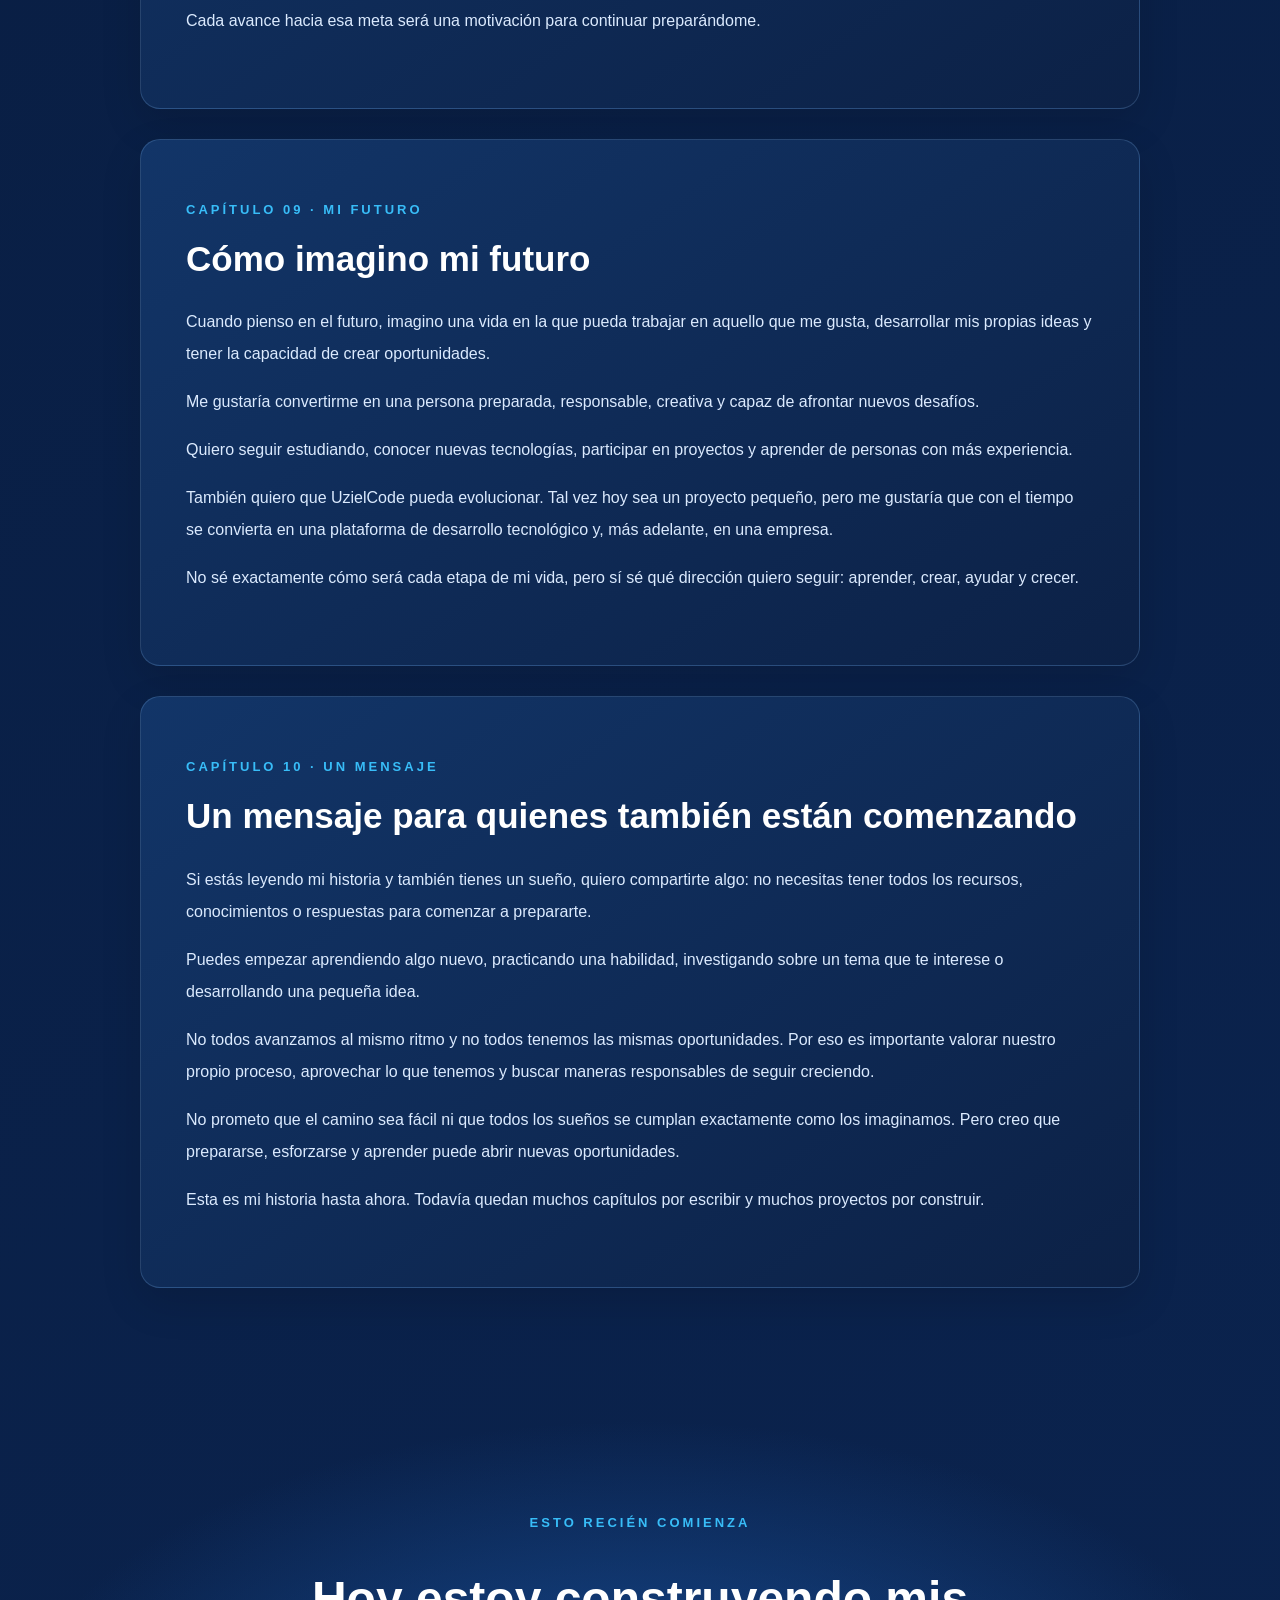
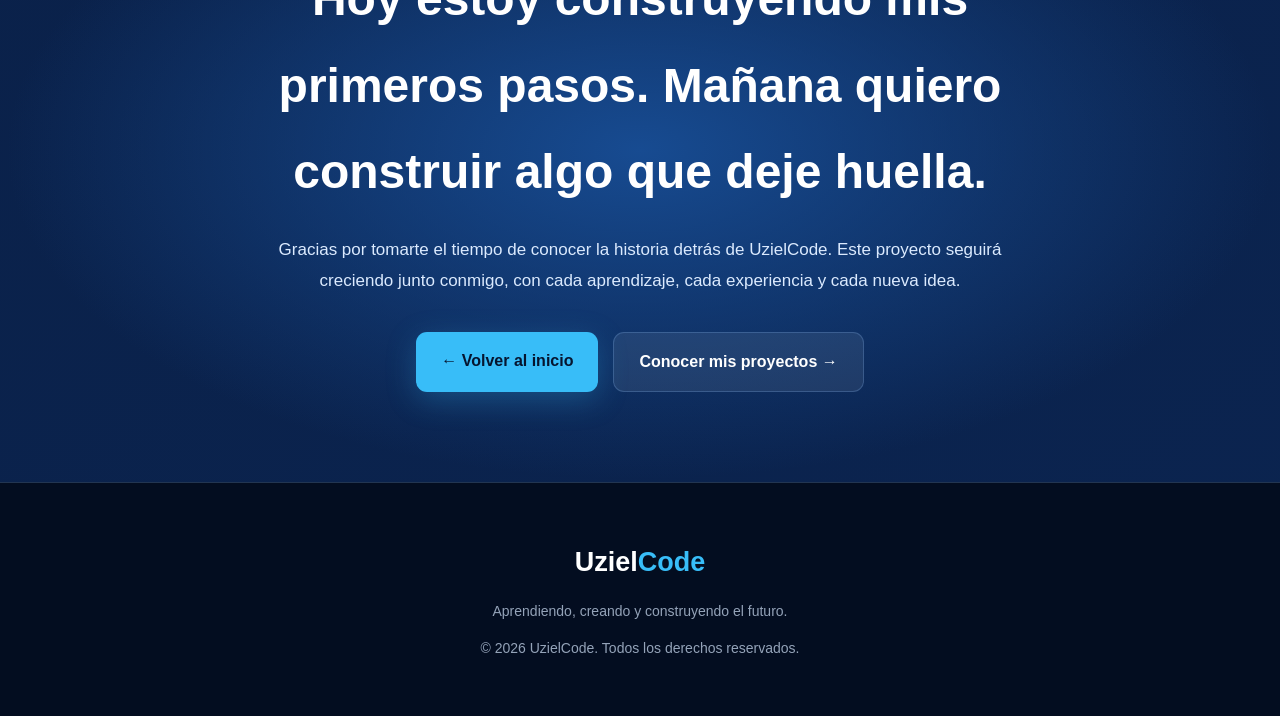
<file: descripcion.html>
<!DOCTYPE html>
<html lang="es">
<head>
    <meta charset="UTF-8">
    <meta name="viewport" content="width=device-width, initial-scale=1.0">

    <meta name="description"
        content="Conoce la historia, los sueños y las motivaciones detrás de UzielCode.">

    <title>Mi historia | UzielCode</title>

    <link rel="stylesheet" href="estilos.css">

    <style>
        .story-hero {
            padding: 115px 7% 90px;
            text-align: center;
            background:
                radial-gradient(ellipse at center, #174b91, transparent 70%);
        }

        .story-hero h1 {
            font-size: clamp(42px, 6vw, 70px);
            line-height: 1.15;
            margin: 22px auto;
            max-width: 950px;
        }

        .story-hero h1 span {
            color: #38bdf8;
        }

        .story-hero p {
            max-width: 780px;
            margin: auto;
            color: #dbeafe;
            font-size: 18px;
        }

        .story-content {
            max-width: 1050px;
            padding: 20px 25px 100px;
            margin: auto;
        }

        .story-section {
            padding: 55px 45px;
            margin: 30px 0;
            border: 1px solid rgba(147,197,253,.2);
            border-radius: 20px;
            background: linear-gradient(145deg, #123568, #0c2146);
            box-shadow: 0 15px 40px rgba(0,0,0,.13);
            text-align: left;
            transition: .35s;
        }

        .story-section:hover {
            transform: translateY(-4px);
            border-color: #38bdf8;
        }

        .story-number {
            color: #38bdf8;
            font-size: 13px;
            font-weight: 900;
            letter-spacing: 3px;
        }

        .story-section h2 {
            font-size: clamp(25px, 4vw, 35px);
            color: white;
            margin: 12px 0 25px;
            line-height: 1.3;
        }

        .story-section p {
            color: #dbeafe;
            font-size: 16px;
            line-height: 2;
            margin: 16px 0;
        }

        .story-quote {
            padding: 35px;
            margin: 35px 0;
            text-align: center;
            background: rgba(56,189,248,.09);
            border-left: 4px solid #38bdf8;
            border-radius: 12px;
        }

        .story-quote p {
            color: white;
            font-size: 23px;
            font-weight: 700;
            line-height: 1.6;
        }

        .story-highlight {
            color: #7dd3fc;
            font-weight: 800;
        }

        .story-end {
            padding: 90px 7%;
            text-align: center;
            background:
                radial-gradient(ellipse at center, #174b91, transparent 70%);
        }

        .story-end h2 {
            font-size: clamp(30px, 5vw, 48px);
            max-width: 850px;
            margin: 20px auto;
        }

        .story-end p {
            max-width: 750px;
            margin: 15px auto 30px;
            color: #dbeafe;
            font-size: 17px;
        }

        .story-navigation {
            display: flex;
            justify-content: center;
            flex-wrap: wrap;
            gap: 15px;
            margin-top: 35px;
        }

        @media (max-width: 600px) {
            .story-hero {
                padding: 80px 6%;
            }

            .story-content {
                padding: 15px 16px 70px;
            }

            .story-section {
                padding: 30px 23px;
            }

            .story-section p {
                font-size: 15px;
            }

            .story-quote {
                padding: 25px 18px;
            }

            .story-quote p {
                font-size: 19px;
            }
        }
    </style>
</head>

<body>

    <!-- NAVEGACIÓN -->
    <header class="header">
        <a href="index.html" class="logo">
            Uziel<span>Code</span>
        </a>

        <nav class="nav">
            <a href="index.html">Inicio</a>
            <a href="proyectos.html">Proyectos</a>
            <a href="servicios.html">Servicios</a>
            <a href="solicitar-proyecto.html" class="nav-button">
                Contacto
            </a>
        </nav>
    </header>


    <!-- PRESENTACIÓN -->
    <main>

        <section class="story-hero">
            <span class="eyebrow">LA HISTORIA DETRÁS DE UZIELCODE</span>

            <h1>
                No se trata solamente de llegar lejos,
                sino de recordar <span>por qué comenzaste.</span>
            </h1>

            <p>
                Cada sueño tiene un comienzo. El mío está relacionado
                con la tecnología, mi familia, las ganas de aprender
                y la ilusión de construir algo que algún día pueda
                convertirse en algo mucho más grande.
            </p>
        </section>


        <div class="story-content">

            <!-- CAPÍTULO 1 -->
            <section class="story-section">
                <span class="story-number">CAPÍTULO 01 · EL COMIENZO</span>

                <h2>Todo comienza con un sueño</h2>

                <p>
                    Hola, soy el creador de UzielCode. Soy una persona
                    con muchos sueños, ideas y objetivos que quiero
                    convertir en realidad. Me interesa descubrir cómo
                    funcionan las cosas, aprender nuevas habilidades
                    y encontrar maneras de transformar mis ideas
                    en proyectos.
                </p>

                <p>
                    Mi historia todavía está comenzando. No soy alguien
                    que tenga todas las respuestas ni que conozca
                    absolutamente todo sobre la tecnología. Al contrario:
                    tengo muchísimo por aprender, experimentar y mejorar.
                </p>

                <p>
                    Sin embargo, hay algo que tengo claro: no quiero
                    quedarme únicamente imaginando lo que podría hacer.
                    Quiero comenzar, equivocarme, aprender de mis errores
                    y avanzar poco a poco.
                </p>

                <p>
                    Para mí, cada pequeño avance tiene un significado.
                    Una página web terminada, una nueva herramienta
                    aprendida o una idea que finalmente funciona
                    representan pasos importantes en mi camino.
                </p>

                <div class="story-quote">
                    <p>
                        "Los grandes proyectos también comenzaron
                        siendo una pequeña idea."
                    </p>
                </div>
            </section>


            <!-- CAPÍTULO 2 -->
            <section class="story-section">
                <span class="story-number">CAPÍTULO 02 · MI REALIDAD</span>

                <h2>Mi vida y mi situación actual</h2>

                <p>
                    Actualmente estoy en una etapa de aprendizaje
                    y crecimiento. Estoy descubriendo mis capacidades,
                    conociendo diferentes áreas de la tecnología
                    y pensando en qué quiero convertirme en el futuro.
                </p>

                <p>
                    También tengo responsabilidades, estudios y muchas
                    cosas que aprender fuera de una computadora.
                    Sé que todavía estoy comenzando y que no puedo
                    conseguir todo de un día para otro.
                </p>

                <p>
                    Mi situación actual me recuerda que debo valorar
                    los recursos que tengo, aprovechar las oportunidades
                    de aprendizaje y utilizar mi tiempo de una manera
                    que me permita crecer.
                </p>

                <p>
                    No siempre resulta sencillo avanzar. Algunas veces
                    aparecen dificultades, las cosas no salen como
                    esperaba o necesito volver a comenzar. Pero entiendo
                    que esas experiencias también forman parte
                    del aprendizaje.
                </p>

                <p>
                    No quiero aparentar que ya he conseguido todo.
                    Prefiero mostrar mi proceso real, mis avances
                    y las cosas que todavía estoy aprendiendo.
                </p>
            </section>


            <!-- CAPÍTULO 3 -->
            <section class="story-section">
                <span class="story-number">CAPÍTULO 03 · MI FAMILIA</span>

                <h2>Mi familia: una de mis mayores motivaciones</h2>

                <p>
                    Una de las razones más importantes detrás de mis
                    sueños es mi familia. Mis padres representan una
                    parte fundamental de mi vida y son una de las
                    principales motivaciones que tengo para seguir
                    esforzándome.
                </p>

                <p>
                    Sé que existen dificultades económicas y momentos
                    en los que las cosas no son tan sencillas como
                    nos gustaría. Comprendo que salir adelante requiere
                    esfuerzo, paciencia y muchas decisiones difíciles.
                </p>

                <p>
                    Cuando pienso en mi futuro, no pienso únicamente
                    en conseguir cosas para mí. También pienso en la
                    posibilidad de ayudar a mis padres, contribuir
                    a mi hogar y ofrecerles mejores oportunidades.
                </p>

                <p>
                    Me gustaría que algún día puedan sentirse orgullosos
                    de todo lo que he conseguido y que sepan que sus
                    esfuerzos y sacrificios significaron mucho para mí.
                </p>

                <p>
                    No pretendo resolver todos los problemas de mi familia
                    de inmediato. Sé que todavía estoy aprendiendo
                    y que tengo un largo camino por delante. Pero quiero
                    prepararme desde ahora para tener las herramientas
                    necesarias cuando llegue el momento.
                </p>

                <div class="story-quote">
                    <p>
                        "Uno de mis mayores sueños es poder devolver,
                        algún día, una parte de todo lo que mi familia
                        ha hecho por mí."
                    </p>
                </div>
            </section>


            <!-- CAPÍTULO 4 -->
            <section class="story-section">
                <span class="story-number">CAPÍTULO 04 · TECNOLOGÍA</span>

                <h2>Mi pasión por la tecnología</h2>

                <p>
                    La tecnología es uno de los campos que más
                    curiosidad despierta en mí. Me interesa conocer
                    cómo se crean las páginas web, cómo funcionan
                    las aplicaciones y cómo un conjunto de instrucciones
                    puede convertirse en algo que otras personas utilizan.
                </p>

                <p>
                    Me gusta especialmente la programación porque
                    permite transformar ideas en soluciones reales.
                    Detrás de una página, un videojuego o una aplicación
                    existe un proceso de creatividad, lógica y trabajo.
                </p>

                <p>
                    También me interesan el desarrollo de videojuegos,
                    el diseño digital, la edición audiovisual
                    y la creación de herramientas que puedan facilitar
                    diferentes actividades.
                </p>

                <p>
                    Quiero conocer diferentes tecnologías, aprender
                    distintos lenguajes de programación y descubrir
                    qué puedo construir con ellos.
                </p>

                <p>
                    Mi objetivo no es aprender una herramienta
                    simplemente porque está de moda. Quiero entender
                    cómo funciona, practicar y encontrar maneras
                    de utilizarla en mis propios proyectos.
                </p>
            </section>


            <!-- CAPÍTULO 5 -->
            <section class="story-section">
                <span class="story-number">CAPÍTULO 05 · UZIELCODE</span>

                <h2>El nacimiento de UzielCode</h2>

                <p>
                    UzielCode nace como una idea personal: crear
                    un espacio donde pueda compartir mi camino
                    en la tecnología, presentar mis proyectos
                    y comenzar a desarrollar una identidad propia.
                </p>

                <p>
                    El nombre representa dos partes importantes
                    de lo que quiero construir. Uziel es la identidad
                    detrás del proyecto y Code representa mi interés
                    por la programación y el mundo digital.
                </p>

                <p>
                    No quiero que UzielCode sea solamente una página
                    donde aparezcan algunos servicios. Quiero que
                    represente una historia de aprendizaje, creatividad,
                    esfuerzo y crecimiento.
                </p>

                <p>
                    Esta página también será un registro de mi evolución.
                    Con el tiempo podré mostrar nuevos proyectos,
                    conocimientos adquiridos y experiencias que
                    me ayuden a mejorar.
                </p>

                <p>
                    Hoy UzielCode está comenzando, pero mi intención
                    es seguir desarrollándolo y darle nuevas
                    oportunidades para crecer.
                </p>
            </section>


            <!-- CAPÍTULO 6 -->
            <section class="story-section">
                <span class="story-number">CAPÍTULO 06 · APRENDIZAJE</span>

                <h2>Aprender desde cero también es avanzar</h2>

                <p>
                    Aprender programación y tecnología no siempre
                    es sencillo. Existen conceptos que necesitan
                    tiempo, problemas que parecen complicados
                    y errores que pueden hacer que un proyecto
                    deje de funcionar.
                </p>

                <p>
                    Pero estoy entendiendo que equivocarse no significa
                    que no tenga capacidad para aprender. Muchas veces
                    un error es simplemente una oportunidad para
                    descubrir qué debo corregir.
                </p>

                <p>
                    Quiero mejorar mi lógica, aprender a resolver
                    problemas, comprender mejor los lenguajes
                    de programación y desarrollar proyectos
                    cada vez más completos.
                </p>

                <p>
                    También quiero aprender a trabajar de manera
                    organizada, investigar antes de tomar decisiones
                    y tener paciencia cuando algo requiere varios
                    intentos.
                </p>

                <p>
                    No necesito saberlo todo hoy. Necesito mantener
                    la curiosidad, practicar y continuar aprendiendo.
                </p>

                <div class="story-quote">
                    <p>
                        "No tengo que ser experto desde el primer día.
                        Tengo que estar dispuesto a mejorar cada día."
                    </p>
                </div>
            </section>


            <!-- CAPÍTULO 7 -->
            <section class="story-section">
                <span class="story-number">CAPÍTULO 07 · EMPRENDIMIENTO</span>

                <h2>Mi sueño de crear una empresa tecnológica</h2>

                <p>
                    Uno de mis grandes sueños es crear mi propia
                    empresa tecnológica cuando tenga la preparación
                    y la edad necesarias.
                </p>

                <p>
                    Me imagino desarrollando páginas web, aplicaciones,
                    programas y productos digitales que puedan
                    solucionar problemas y ayudar a otras personas.
                </p>

                <p>
                    También quiero aprender sobre administración,
                    economía, emprendimiento y organización empresarial.
                    Entiendo que crear una empresa no consiste
                    únicamente en tener una buena idea: también
                    requiere responsabilidad, conocimientos,
                    planificación y capacidad para trabajar en equipo.
                </p>

                <p>
                    Me gustaría construir un proyecto que crezca
                    con el tiempo, que genere oportunidades
                    y que pueda convertirse en algo útil para
                    sus clientes y su comunidad.
                </p>

                <p>
                    Por ahora, mi prioridad es prepararme, aprender
                    y construir una base sólida. No quiero apresurarme
                    a conseguir resultados sin tener los conocimientos
                    necesarios para mantenerlos.
                </p>
            </section>


            <!-- CAPÍTULO 8 -->
            <section class="story-section">
                <span class="story-number">CAPÍTULO 08 · MI COMPUTADORA</span>

                <h2>Mi meta de conseguir una PC gamer</h2>

                <p>
                    Otra de mis metas es conseguir una computadora
                    que me permita desarrollar mis habilidades
                    y trabajar en proyectos más exigentes.
                </p>

                <p>
                    Para mí, una PC gamer no representa únicamente
                    entretenimiento. También puede convertirse
                    en una herramienta para programar, desarrollar
                    videojuegos, editar videos, diseñar y aprender
                    nuevas tecnologías.
                </p>

                <p>
                    Quiero contar con un equipo que me permita
                    experimentar con diferentes programas,
                    trabajar de una manera más cómoda y llevar
                    mis proyectos a otro nivel.
                </p>

                <p>
                    Sé que conseguirla requiere planificación,
                    ahorro y paciencia. Por eso quiero avanzar
                    paso a paso, organizar mis objetivos y aprender
                    a administrar los recursos que consiga.
                </p>

                <p>
                    Cada avance hacia esa meta será una motivación
                    para continuar preparándome.
                </p>
            </section>


            <!-- CAPÍTULO 9 -->
            <section class="story-section">
                <span class="story-number">CAPÍTULO 09 · MI FUTURO</span>

                <h2>Cómo imagino mi futuro</h2>

                <p>
                    Cuando pienso en el futuro, imagino una vida
                    en la que pueda trabajar en aquello que me gusta,
                    desarrollar mis propias ideas y tener la capacidad
                    de crear oportunidades.
                </p>

                <p>
                    Me gustaría convertirme en una persona preparada,
                    responsable, creativa y capaz de afrontar
                    nuevos desafíos.
                </p>

                <p>
                    Quiero seguir estudiando, conocer nuevas tecnologías,
                    participar en proyectos y aprender de personas
                    con más experiencia.
                </p>

                <p>
                    También quiero que UzielCode pueda evolucionar.
                    Tal vez hoy sea un proyecto pequeño, pero me gustaría
                    que con el tiempo se convierta en una plataforma
                    de desarrollo tecnológico y, más adelante,
                    en una empresa.
                </p>

                <p>
                    No sé exactamente cómo será cada etapa de mi vida,
                    pero sí sé qué dirección quiero seguir:
                    aprender, crear, ayudar y crecer.
                </p>
            </section>


            <!-- CAPÍTULO 10 -->
            <section class="story-section">
                <span class="story-number">CAPÍTULO 10 · UN MENSAJE</span>

                <h2>Un mensaje para quienes también están comenzando</h2>

                <p>
                    Si estás leyendo mi historia y también tienes
                    un sueño, quiero compartirte algo: no necesitas
                    tener todos los recursos, conocimientos
                    o respuestas para comenzar a prepararte.
                </p>

                <p>
                    Puedes empezar aprendiendo algo nuevo, practicando
                    una habilidad, investigando sobre un tema
                    que te interese o desarrollando una pequeña idea.
                </p>

                <p>
                    No todos avanzamos al mismo ritmo y no todos
                    tenemos las mismas oportunidades. Por eso
                    es importante valorar nuestro propio proceso,
                    aprovechar lo que tenemos y buscar maneras
                    responsables de seguir creciendo.
                </p>

                <p>
                    No prometo que el camino sea fácil ni que
                    todos los sueños se cumplan exactamente
                    como los imaginamos. Pero creo que prepararse,
                    esforzarse y aprender puede abrir nuevas
                    oportunidades.
                </p>

                <p>
                    Esta es mi historia hasta ahora. Todavía quedan
                    muchos capítulos por escribir y muchos proyectos
                    por construir.
                </p>
            </section>

        </div>


        <!-- CIERRE -->
        <section class="story-end">

            <span class="eyebrow">ESTO RECIÉN COMIENZA</span>

            <h2>
                Hoy estoy construyendo mis primeros pasos.
                Mañana quiero construir algo que deje huella.
            </h2>

            <p>
                Gracias por tomarte el tiempo de conocer la historia
                detrás de UzielCode. Este proyecto seguirá creciendo
                junto conmigo, con cada aprendizaje, cada experiencia
                y cada nueva idea.
            </p>

            <div class="story-navigation">
                <a href="index.html" class="btn primary">
                    ← Volver al inicio
                </a>

                <a href="proyectos.html" class="btn secondary">
                    Conocer mis proyectos →
                </a>
            </div>

        </section>

    </main>


    <!-- PIE DE PÁGINA -->
    <footer class="footer">

        <a href="index.html" class="logo">
            Uziel<span>Code</span>
        </a>

        <p>Aprendiendo, creando y construyendo el futuro.</p>

        <p>
            © <span id="year"></span> UzielCode.
            Todos los derechos reservados.
        </p>

    </footer>

    <script src="script.js"></script>

</body>
</html>
</file>
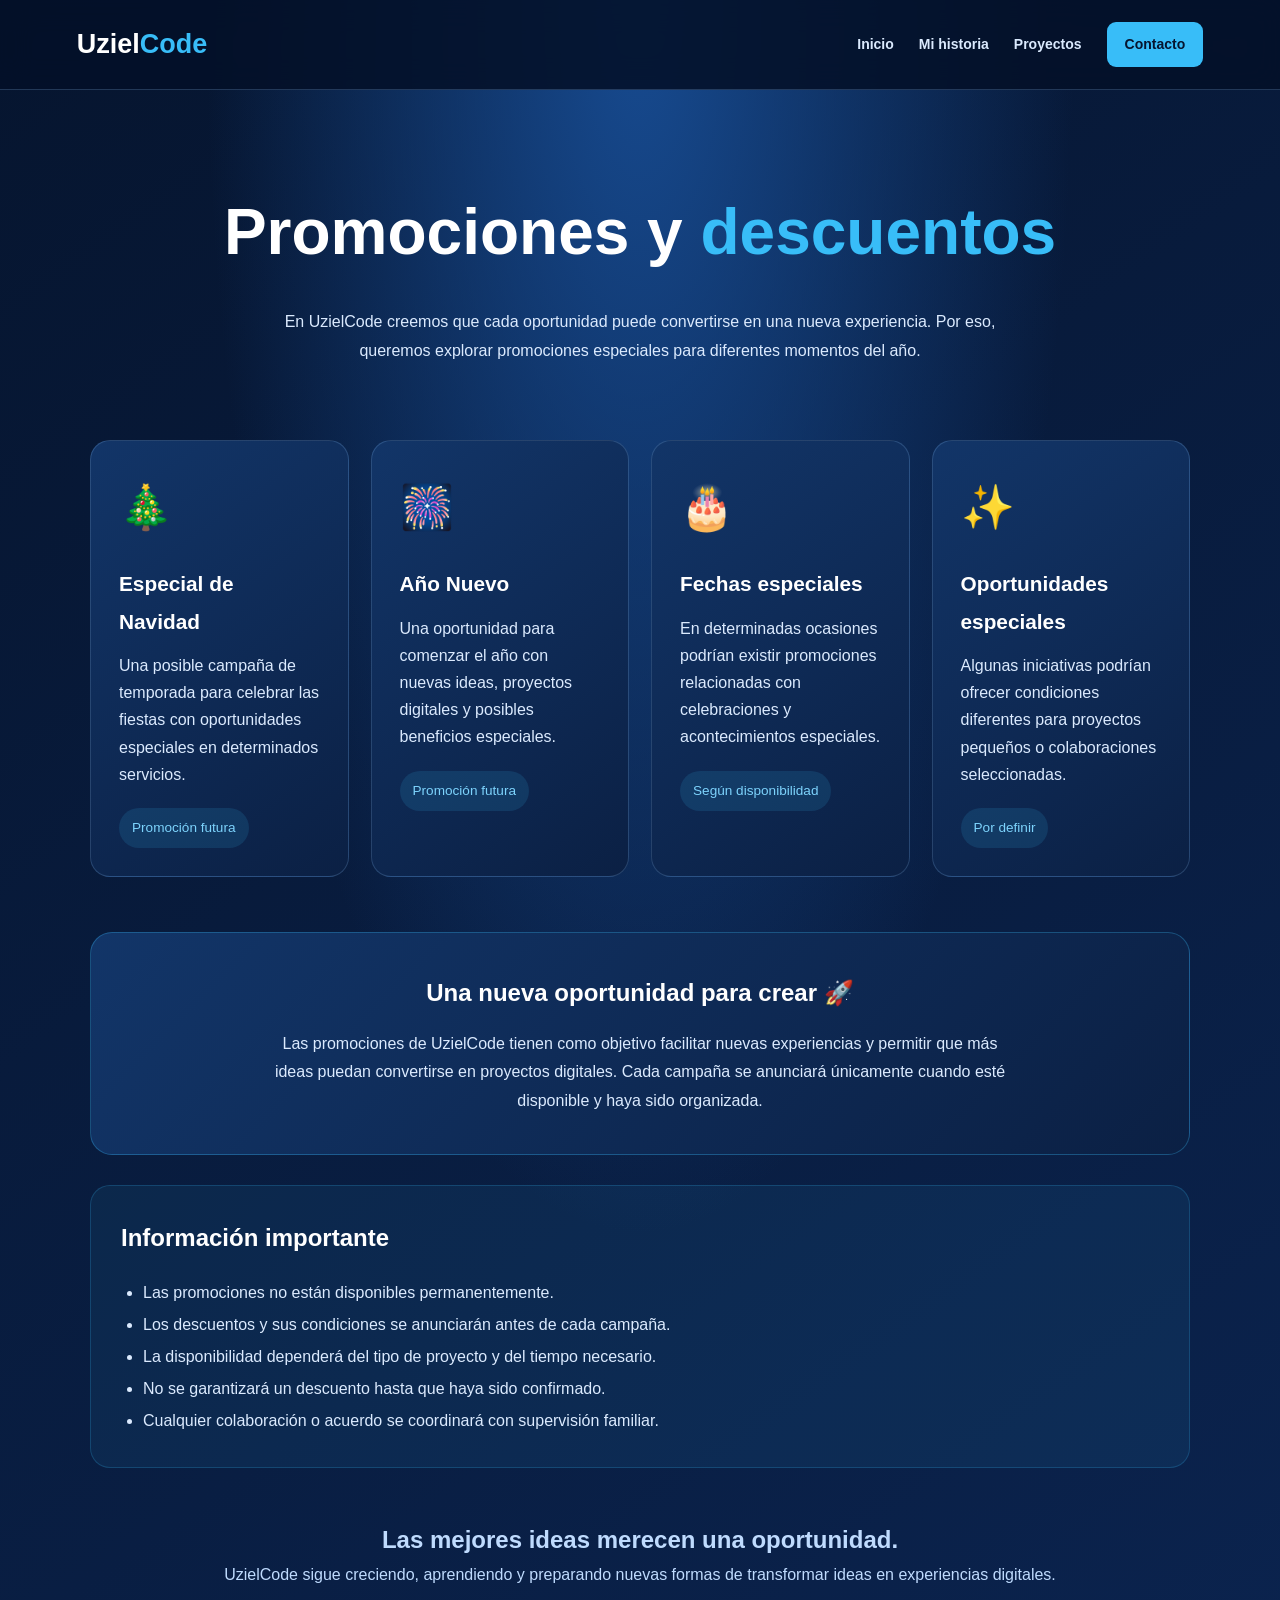
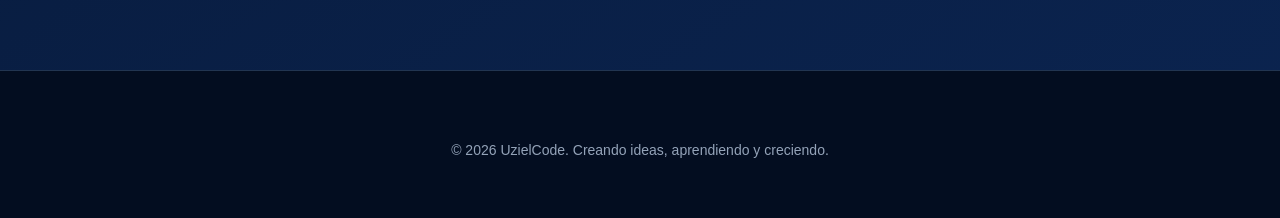
<file: descuentos.html>
<!DOCTYPE html>
<html lang="es">
<head>
    <meta charset="UTF-8">
    <meta name="viewport" content="width=device-width, initial-scale=1.0">
    <title>Descuentos | UzielCode</title>
    <link rel="stylesheet" href="estilos.css">

    <style>
        .discount-hero {
            text-align: center;
            padding: 85px 20px 45px;
        }

        .discount-hero h1 {
            font-size: clamp(2.5rem, 6vw, 4rem);
            margin-bottom: 18px;
        }

        .discount-hero h1 span {
            color: #38bdf8;
        }

        .discount-hero p {
            max-width: 720px;
            margin: auto;
            color: #dbeafe;
            line-height: 1.8;
        }

        .discount-section {
            max-width: 1150px;
            margin: auto;
            padding: 30px 25px 80px;
        }

        .discount-grid {
            display: grid;
            grid-template-columns: repeat(auto-fit, minmax(240px, 1fr));
            gap: 22px;
        }

        .discount-card {
            background: linear-gradient(145deg, #123568, #0b2044);
            border: 1px solid rgba(147,197,253,.2);
            border-radius: 20px;
            padding: 28px;
            transition: .3s;
        }

        .discount-card:hover {
            transform: translateY(-7px);
            border-color: #38bdf8;
        }

        .discount-icon {
            font-size: 2.7rem;
            margin-bottom: 18px;
        }

        .discount-card h3 {
            font-size: 1.3rem;
            margin-bottom: 12px;
        }

        .discount-card p {
            color: #dbeafe;
            line-height: 1.7;
        }

        .discount-tag {
            display: inline-block;
            margin-top: 20px;
            padding: 8px 13px;
            border-radius: 30px;
            background: rgba(56,189,248,.13);
            color: #7dd3fc;
            font-size: .85rem;
        }

        .special-panel {
            margin-top: 55px;
            padding: 38px;
            border-radius: 22px;
            background: linear-gradient(135deg, #123568, #0b2044);
            border: 1px solid rgba(56,189,248,.3);
            text-align: center;
        }

        .special-panel h2 {
            margin-bottom: 15px;
        }

        .special-panel p {
            color: #dbeafe;
            line-height: 1.8;
            max-width: 750px;
            margin: auto;
        }

        .conditions {
            margin-top: 30px;
            padding: 30px;
            border-radius: 20px;
            background: rgba(56,189,248,.07);
            border: 1px solid rgba(56,189,248,.2);
        }

        .conditions h2 {
            margin-bottom: 18px;
        }

        .conditions ul {
            padding-left: 22px;
            color: #dbeafe;
            line-height: 2;
        }

        .closing {
            text-align: center;
            margin-top: 50px;
            color: #bfdbfe;
            line-height: 1.8;
        }

        @media(max-width:600px) {
            .discount-hero {
                padding-top: 60px;
            }

            .special-panel,
            .conditions {
                padding: 25px;
            }
        }
    </style>
</head>

<body>

<header class="header">
    <a href="index.html" class="logo">Uziel<span>Code</span></a>

    <nav class="nav">
        <a href="index.html">Inicio</a>
        <a href="descripcion.html">Mi historia</a>
        <a href="proyectos.html">Proyectos</a>
        <a href="solicitar-proyecto.html" class="nav-button">Contacto</a>
    </nav>
</header>

<main>

    <section class="discount-hero">
        <h1>Promociones y <span>descuentos</span></h1>

        <p>
            En UzielCode creemos que cada oportunidad puede convertirse
            en una nueva experiencia. Por eso, queremos explorar
            promociones especiales para diferentes momentos del año.
        </p>
    </section>

    <section class="discount-section">

        <div class="discount-grid">

            <article class="discount-card">
                <div class="discount-icon">🎄</div>
                <h3>Especial de Navidad</h3>
                <p>
                    Una posible campaña de temporada para celebrar
                    las fiestas con oportunidades especiales en
                    determinados servicios.
                </p>
                <span class="discount-tag">Promoción futura</span>
            </article>

            <article class="discount-card">
                <div class="discount-icon">🎆</div>
                <h3>Año Nuevo</h3>
                <p>
                    Una oportunidad para comenzar el año con nuevas
                    ideas, proyectos digitales y posibles beneficios
                    especiales.
                </p>
                <span class="discount-tag">Promoción futura</span>
            </article>

            <article class="discount-card">
                <div class="discount-icon">🎂</div>
                <h3>Fechas especiales</h3>
                <p>
                    En determinadas ocasiones podrían existir
                    promociones relacionadas con celebraciones
                    y acontecimientos especiales.
                </p>
                <span class="discount-tag">Según disponibilidad</span>
            </article>

            <article class="discount-card">
                <div class="discount-icon">✨</div>
                <h3>Oportunidades especiales</h3>
                <p>
                    Algunas iniciativas podrían ofrecer condiciones
                    diferentes para proyectos pequeños o colaboraciones
                    seleccionadas.
                </p>
                <span class="discount-tag">Por definir</span>
            </article>

        </div>

        <section class="special-panel">
            <h2>Una nueva oportunidad para crear 🚀</h2>

            <p>
                Las promociones de UzielCode tienen como objetivo
                facilitar nuevas experiencias y permitir que más
                ideas puedan convertirse en proyectos digitales.
                Cada campaña se anunciará únicamente cuando esté
                disponible y haya sido organizada.
            </p>
        </section>

        <section class="conditions">
            <h2>Información importante</h2>

            <ul>
                <li>Las promociones no están disponibles permanentemente.</li>
                <li>Los descuentos y sus condiciones se anunciarán antes de cada campaña.</li>
                <li>La disponibilidad dependerá del tipo de proyecto y del tiempo necesario.</li>
                <li>No se garantizará un descuento hasta que haya sido confirmado.</li>
                <li>Cualquier colaboración o acuerdo se coordinará con supervisión familiar.</li>
            </ul>
        </section>

        <div class="closing">
            <h2>Las mejores ideas merecen una oportunidad.</h2>

            <p>
                UzielCode sigue creciendo, aprendiendo y preparando
                nuevas formas de transformar ideas en experiencias digitales.
            </p>
        </div>

    </section>

</main>

<footer class="footer">
    <p>© <span id="year"></span> UzielCode. Creando ideas, aprendiendo y creciendo.</p>
</footer>

<script src="script.js"></script>

</body>
</html>
</file>
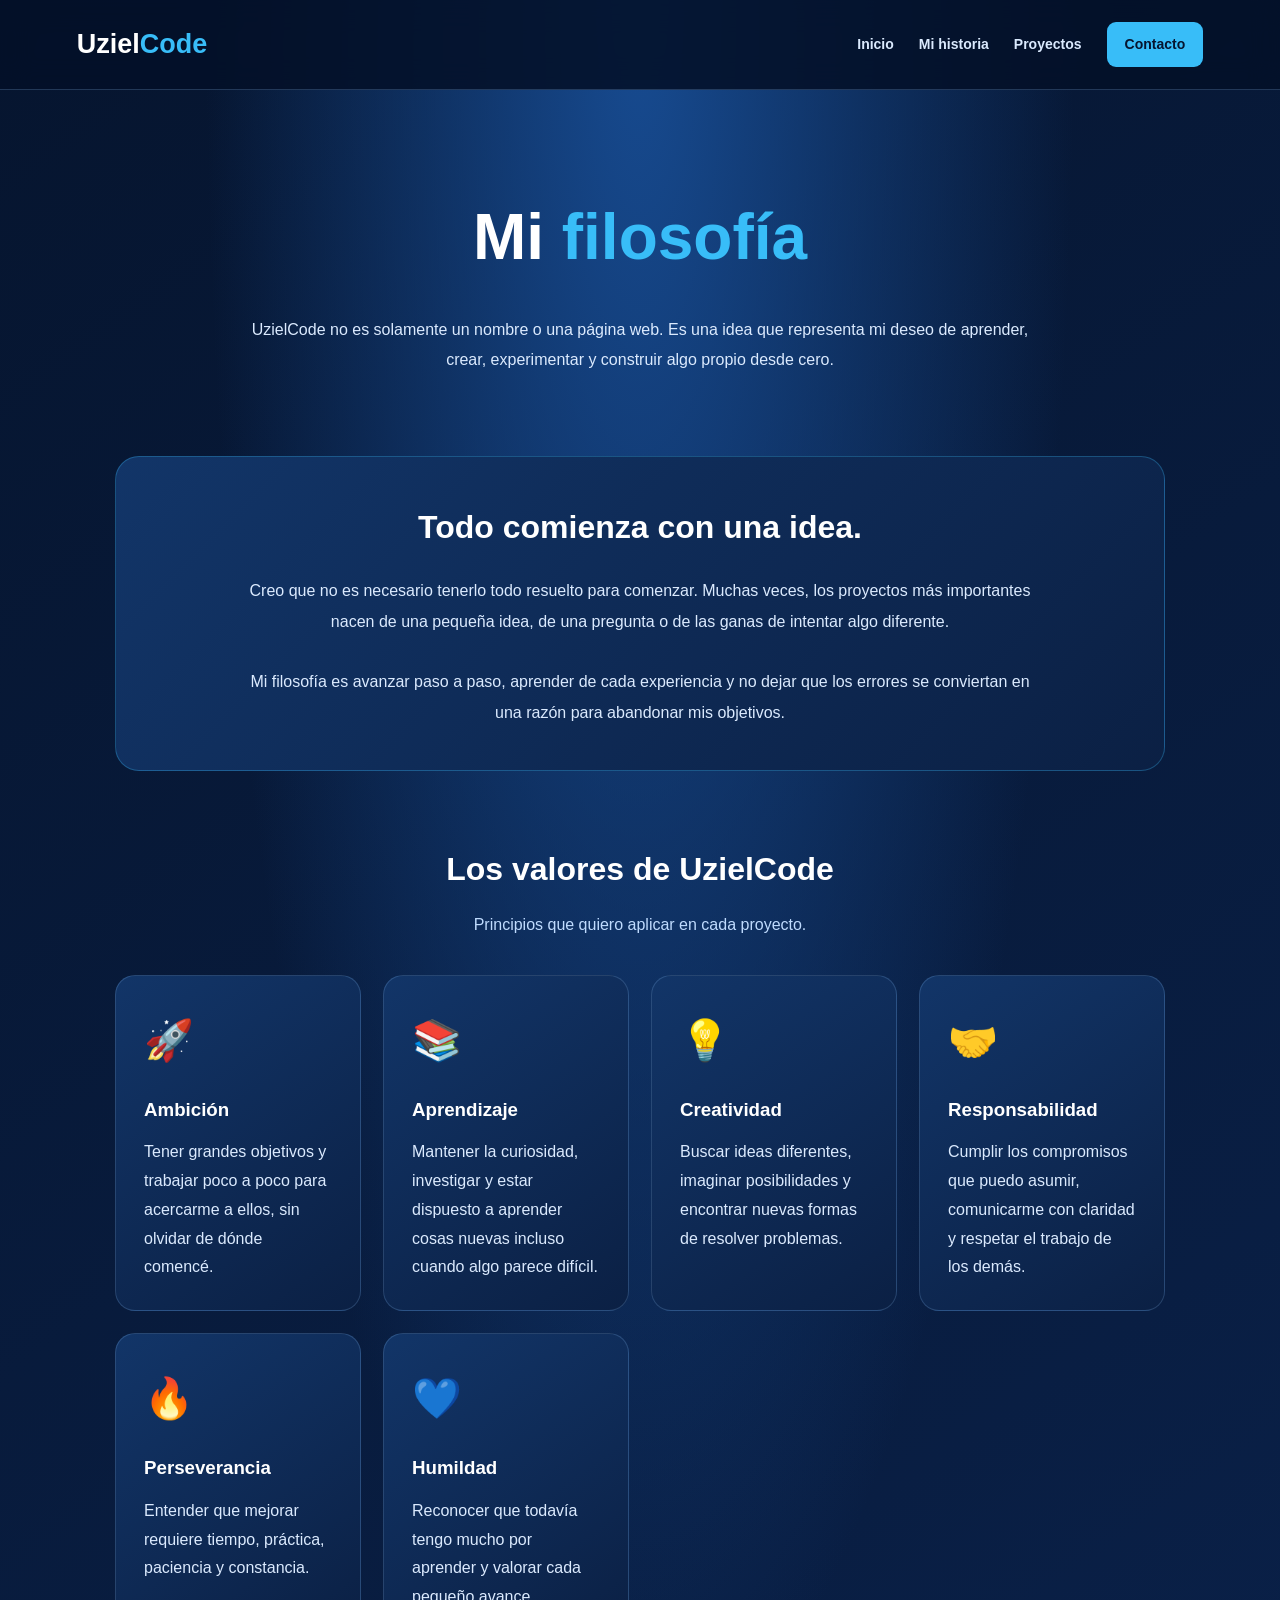
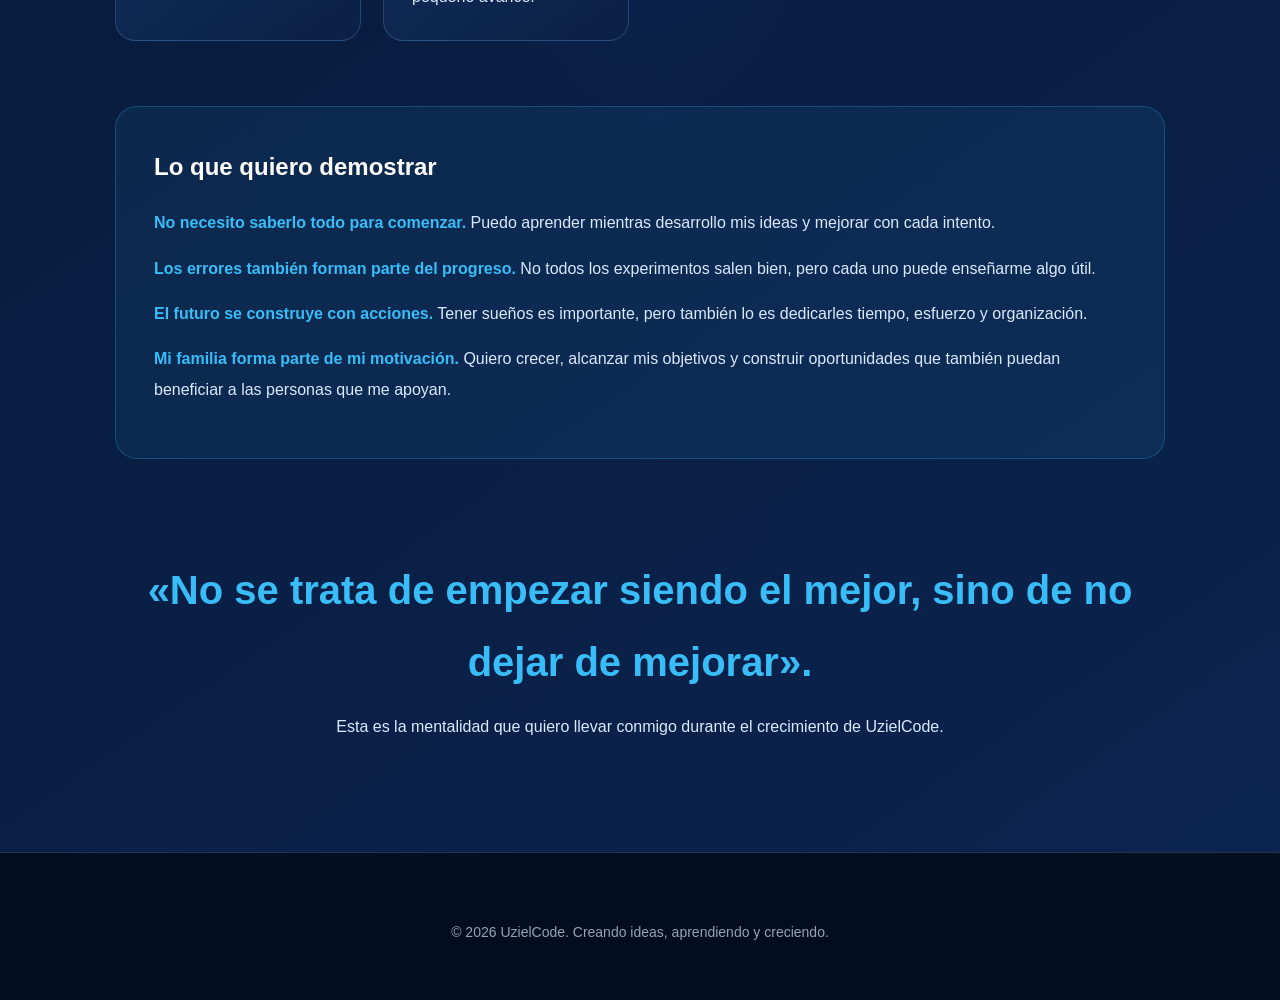
<file: filosofia.html>
<!DOCTYPE html>
<html lang="es">
<head>
    <meta charset="UTF-8">
    <meta name="viewport" content="width=device-width, initial-scale=1.0">
    <title>Mi filosofía | UzielCode</title>
    <link rel="stylesheet" href="estilos.css">

    <style>
        .philosophy-hero {
            text-align: center;
            padding: 90px 20px 55px;
        }

        .philosophy-hero h1 {
            font-size: clamp(2.5rem, 6vw, 4rem);
            margin-bottom: 20px;
        }

        .philosophy-hero h1 span {
            color: #38bdf8;
        }

        .philosophy-hero p {
            max-width: 780px;
            margin: auto;
            color: #dbeafe;
            line-height: 1.9;
        }

        .philosophy-section {
            max-width: 1100px;
            margin: auto;
            padding: 25px 25px 80px;
        }

        .main-message {
            padding: 42px;
            border-radius: 24px;
            background: linear-gradient(135deg, #123568, #0b2044);
            border: 1px solid rgba(56,189,248,.3);
            text-align: center;
        }

        .main-message h2 {
            margin-bottom: 20px;
            font-size: 2rem;
        }

        .main-message p {
            max-width: 800px;
            margin: auto;
            color: #dbeafe;
            line-height: 1.9;
        }

        .section-title {
            text-align: center;
            margin: 70px 0 35px;
        }

        .section-title h2 {
            font-size: 2rem;
            margin-bottom: 12px;
        }

        .section-title p {
            color: #bfdbfe;
        }

        .values-grid {
            display: grid;
            grid-template-columns: repeat(auto-fit, minmax(230px, 1fr));
            gap: 22px;
        }

        .value-card {
            background: linear-gradient(145deg, #123568, #0b2044);
            border: 1px solid rgba(147,197,253,.2);
            border-radius: 20px;
            padding: 28px;
            transition: .3s;
        }

        .value-card:hover {
            transform: translateY(-7px);
            border-color: #38bdf8;
        }

        .value-icon {
            font-size: 2.5rem;
            margin-bottom: 17px;
        }

        .value-card h3 {
            margin-bottom: 12px;
            color: #fff;
        }

        .value-card p {
            color: #dbeafe;
            line-height: 1.8;
        }

        .belief-panel {
            margin-top: 65px;
            padding: 38px;
            border-radius: 22px;
            background: rgba(56,189,248,.07);
            border: 1px solid rgba(56,189,248,.25);
        }

        .belief-panel h2 {
            margin-bottom: 20px;
        }

        .belief-panel p {
            color: #dbeafe;
            line-height: 1.9;
            margin-bottom: 15px;
        }

        .belief-panel strong {
            color: #38bdf8;
        }

        .final-quote {
            text-align: center;
            margin-top: 65px;
            padding: 30px 15px;
        }

        .final-quote h2 {
            font-size: clamp(1.6rem, 4vw, 2.5rem);
            color: #38bdf8;
            margin-bottom: 15px;
        }

        .final-quote p {
            color: #dbeafe;
            line-height: 1.8;
        }

        @media(max-width:600px) {
            .philosophy-hero {
                padding-top: 60px;
            }

            .main-message,
            .belief-panel {
                padding: 26px;
            }
        }
    </style>
</head>

<body>

<header class="header">
    <a href="index.html" class="logo">Uziel<span>Code</span></a>

    <nav class="nav">
        <a href="index.html">Inicio</a>
        <a href="descripcion.html">Mi historia</a>
        <a href="proyectos.html">Proyectos</a>
        <a href="solicitar-proyecto.html" class="nav-button">Contacto</a>
    </nav>
</header>

<main>

    <section class="philosophy-hero">
        <h1>Mi <span>filosofía</span></h1>

        <p>
            UzielCode no es solamente un nombre o una página web.
            Es una idea que representa mi deseo de aprender, crear,
            experimentar y construir algo propio desde cero.
        </p>
    </section>

    <section class="philosophy-section">

        <div class="main-message">
            <h2>Todo comienza con una idea.</h2>

            <p>
                Creo que no es necesario tenerlo todo resuelto para comenzar.
                Muchas veces, los proyectos más importantes nacen de una
                pequeña idea, de una pregunta o de las ganas de intentar
                algo diferente.

                <br><br>

                Mi filosofía es avanzar paso a paso, aprender de cada
                experiencia y no dejar que los errores se conviertan
                en una razón para abandonar mis objetivos.
            </p>
        </div>

        <div class="section-title">
            <h2>Los valores de UzielCode</h2>
            <p>Principios que quiero aplicar en cada proyecto.</p>
        </div>

        <div class="values-grid">

            <article class="value-card">
                <div class="value-icon">🚀</div>
                <h3>Ambición</h3>
                <p>
                    Tener grandes objetivos y trabajar poco a poco
                    para acercarme a ellos, sin olvidar de dónde comencé.
                </p>
            </article>

            <article class="value-card">
                <div class="value-icon">📚</div>
                <h3>Aprendizaje</h3>
                <p>
                    Mantener la curiosidad, investigar y estar dispuesto
                    a aprender cosas nuevas incluso cuando algo parece difícil.
                </p>
            </article>

            <article class="value-card">
                <div class="value-icon">💡</div>
                <h3>Creatividad</h3>
                <p>
                    Buscar ideas diferentes, imaginar posibilidades
                    y encontrar nuevas formas de resolver problemas.
                </p>
            </article>

            <article class="value-card">
                <div class="value-icon">🤝</div>
                <h3>Responsabilidad</h3>
                <p>
                    Cumplir los compromisos que puedo asumir,
                    comunicarme con claridad y respetar el trabajo de los demás.
                </p>
            </article>

            <article class="value-card">
                <div class="value-icon">🔥</div>
                <h3>Perseverancia</h3>
                <p>
                    Entender que mejorar requiere tiempo, práctica,
                    paciencia y constancia.
                </p>
            </article>

            <article class="value-card">
                <div class="value-icon">💙</div>
                <h3>Humildad</h3>
                <p>
                    Reconocer que todavía tengo mucho por aprender
                    y valorar cada pequeño avance.
                </p>
            </article>

        </div>

        <section class="belief-panel">
            <h2>Lo que quiero demostrar</h2>

            <p>
                <strong>No necesito saberlo todo para comenzar.</strong>
                Puedo aprender mientras desarrollo mis ideas y mejorar
                con cada intento.
            </p>

            <p>
                <strong>Los errores también forman parte del progreso.</strong>
                No todos los experimentos salen bien, pero cada uno
                puede enseñarme algo útil.
            </p>

            <p>
                <strong>El futuro se construye con acciones.</strong>
                Tener sueños es importante, pero también lo es dedicarles
                tiempo, esfuerzo y organización.
            </p>

            <p>
                <strong>Mi familia forma parte de mi motivación.</strong>
                Quiero crecer, alcanzar mis objetivos y construir
                oportunidades que también puedan beneficiar a las
                personas que me apoyan.
            </p>
        </section>

        <div class="final-quote">
            <h2>«No se trata de empezar siendo el mejor, sino de no dejar de mejorar».</h2>

            <p>
                Esta es la mentalidad que quiero llevar conmigo
                durante el crecimiento de UzielCode.
            </p>
        </div>

    </section>

</main>

<footer class="footer">
    <p>© <span id="year"></span> UzielCode. Creando ideas, aprendiendo y creciendo.</p>
</footer>

<script src="script.js"></script>

</body>
</html>
</file>
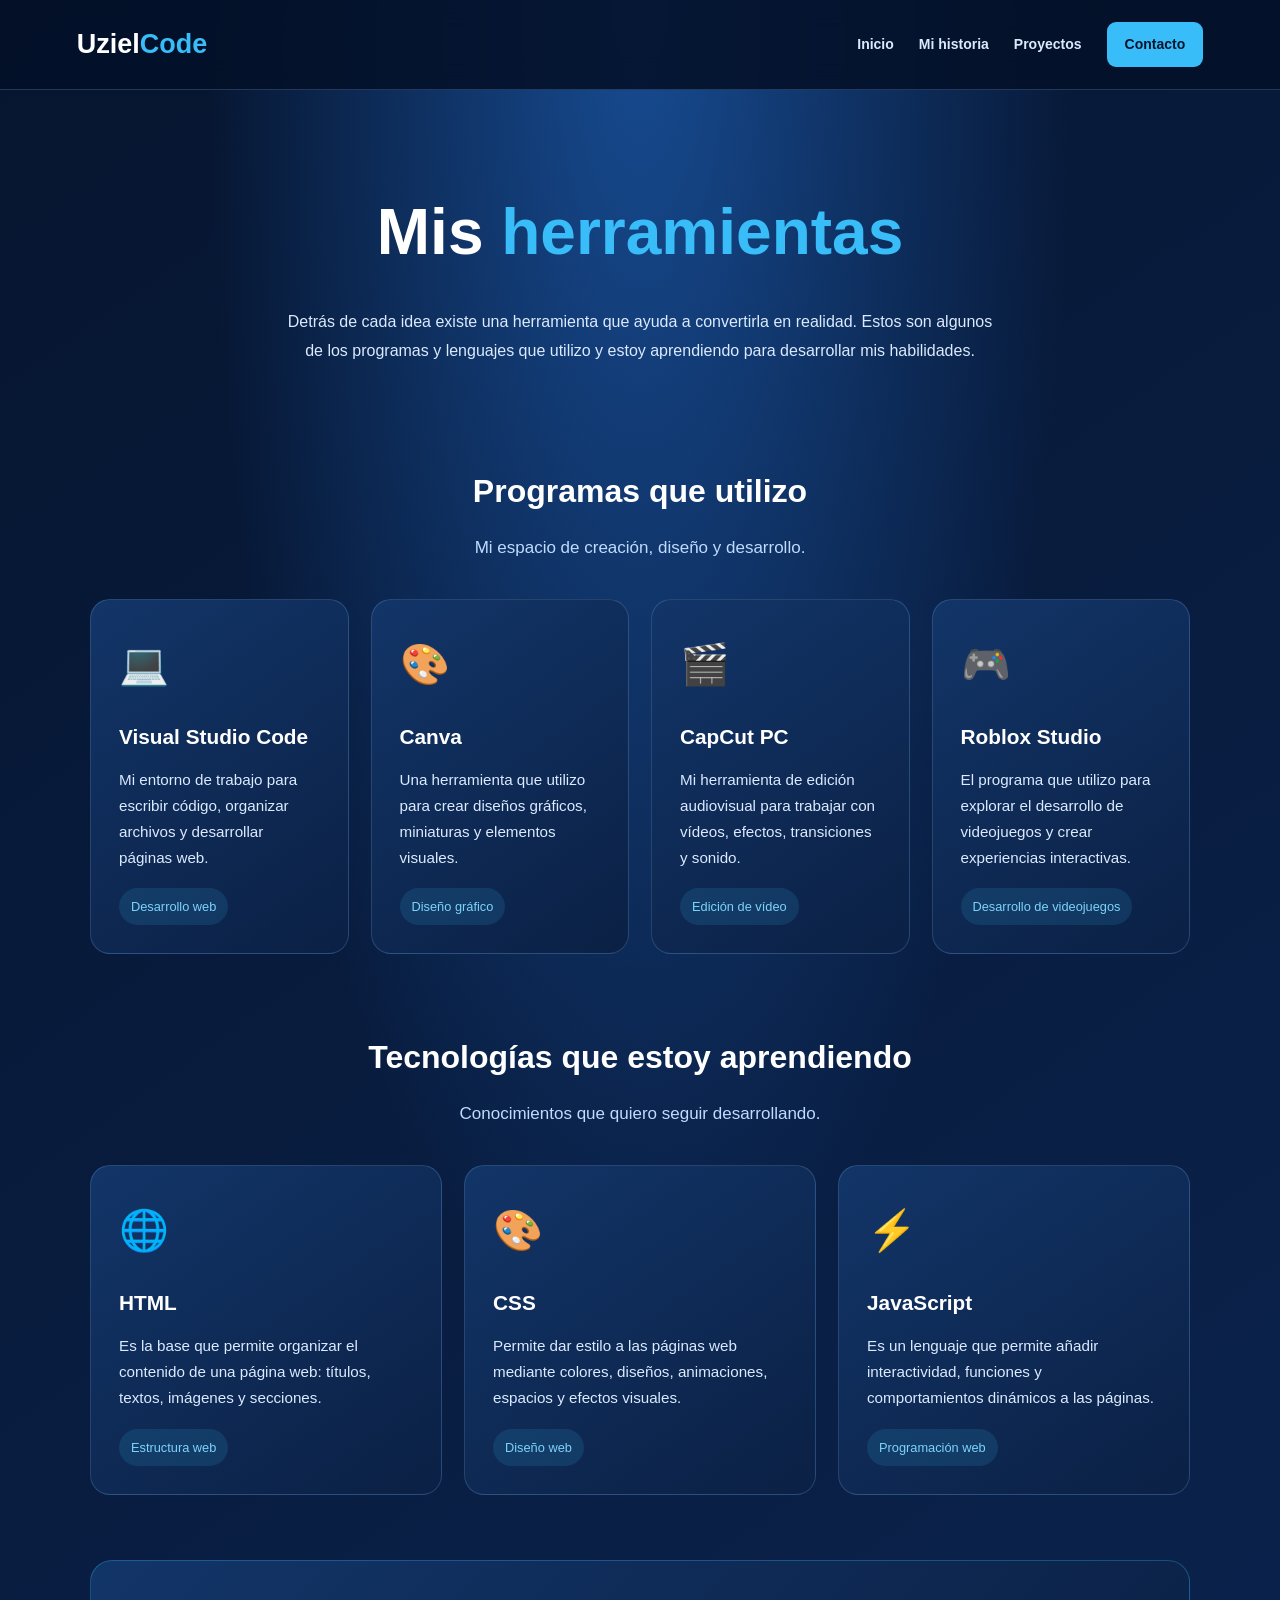
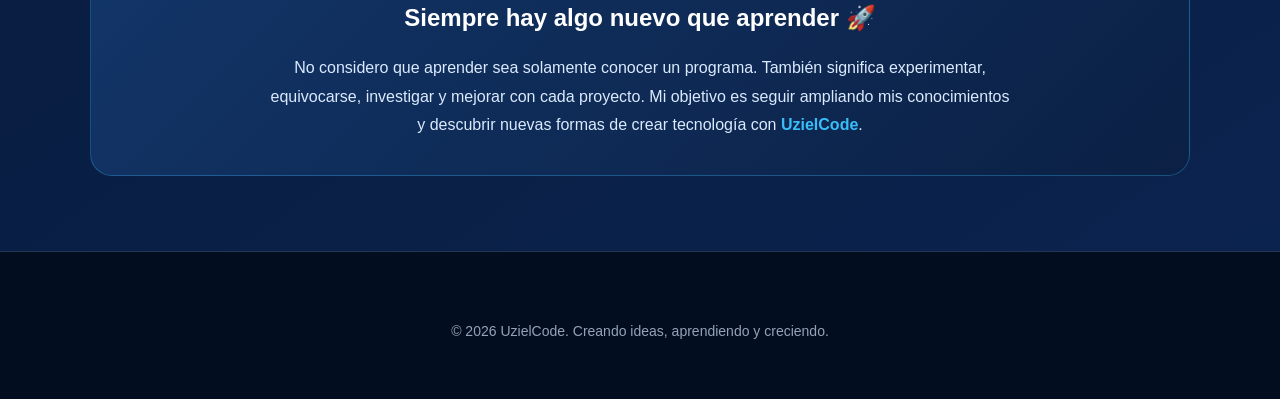
<file: herramientas.html>
<!DOCTYPE html>
<html lang="es">
<head>
    <meta charset="UTF-8">
    <meta name="viewport" content="width=device-width, initial-scale=1.0">
    <title>Herramientas | UzielCode</title>
    <link rel="stylesheet" href="estilos.css">

    <style>
        .tools-hero {
            text-align: center;
            padding: 85px 20px 45px;
        }

        .tools-hero h1 {
            font-size: clamp(2.5rem, 6vw, 4rem);
            margin-bottom: 18px;
        }

        .tools-hero h1 span {
            color: #38bdf8;
        }

        .tools-hero p {
            max-width: 720px;
            margin: auto;
            color: #dbeafe;
            line-height: 1.8;
        }

        .tools-section {
            max-width: 1150px;
            margin: auto;
            padding: 35px 25px 75px;
        }

        .section-heading {
            text-align: center;
            margin-bottom: 35px;
        }

        .section-heading h2 {
            font-size: 2rem;
            margin-bottom: 12px;
        }

        .section-heading p {
            color: #bfdbfe;
        }

        .tools-grid {
            display: grid;
            grid-template-columns: repeat(auto-fit, minmax(240px, 1fr));
            gap: 22px;
        }

        .tool-card {
            background: linear-gradient(145deg, #123568, #0b2044);
            border: 1px solid rgba(147,197,253,.2);
            border-radius: 20px;
            padding: 28px;
            transition: .3s;
        }

        .tool-card:hover {
            transform: translateY(-7px);
            border-color: #38bdf8;
        }

        .tool-icon {
            font-size: 2.5rem;
            margin-bottom: 18px;
        }

        .tool-card h3 {
            color: #fff;
            margin-bottom: 12px;
            font-size: 1.3rem;
        }

        .tool-card p {
            color: #dbeafe;
            line-height: 1.7;
            font-size: .95rem;
        }

        .tool-tag {
            display: inline-block;
            margin-top: 18px;
            padding: 7px 12px;
            border-radius: 30px;
            background: rgba(56,189,248,.13);
            color: #7dd3fc;
            font-size: .8rem;
        }

        .learning-box {
            margin-top: 65px;
            padding: 35px;
            border-radius: 22px;
            background: linear-gradient(135deg, #123568, #0b2044);
            border: 1px solid rgba(56,189,248,.3);
            text-align: center;
        }

        .learning-box h2 {
            margin-bottom: 15px;
        }

        .learning-box p {
            color: #dbeafe;
            line-height: 1.8;
            max-width: 750px;
            margin: auto;
        }

        .learning-box strong {
            color: #38bdf8;
        }

        @media(max-width:600px) {
            .tools-hero {
                padding-top: 60px;
            }

            .learning-box {
                padding: 25px 20px;
            }
        }
    </style>
</head>

<body>

<header class="header">
    <a href="index.html" class="logo">Uziel<span>Code</span></a>

    <nav class="nav">
        <a href="index.html">Inicio</a>
        <a href="descripcion.html">Mi historia</a>
        <a href="proyectos.html">Proyectos</a>
        <a href="solicitar-proyecto.html" class="nav-button">Contacto</a>
    </nav>
</header>

<main>

    <section class="tools-hero">
        <h1>Mis <span>herramientas</span></h1>

        <p>
            Detrás de cada idea existe una herramienta que ayuda a convertirla
            en realidad. Estos son algunos de los programas y lenguajes que
            utilizo y estoy aprendiendo para desarrollar mis habilidades.
        </p>
    </section>

    <section class="tools-section">

        <div class="section-heading">
            <h2>Programas que utilizo</h2>
            <p>Mi espacio de creación, diseño y desarrollo.</p>
        </div>

        <div class="tools-grid">

            <article class="tool-card">
                <div class="tool-icon">💻</div>
                <h3>Visual Studio Code</h3>
                <p>
                    Mi entorno de trabajo para escribir código, organizar
                    archivos y desarrollar páginas web.
                </p>
                <span class="tool-tag">Desarrollo web</span>
            </article>

            <article class="tool-card">
                <div class="tool-icon">🎨</div>
                <h3>Canva</h3>
                <p>
                    Una herramienta que utilizo para crear diseños gráficos,
                    miniaturas y elementos visuales.
                </p>
                <span class="tool-tag">Diseño gráfico</span>
            </article>

            <article class="tool-card">
                <div class="tool-icon">🎬</div>
                <h3>CapCut PC</h3>
                <p>
                    Mi herramienta de edición audiovisual para trabajar
                    con vídeos, efectos, transiciones y sonido.
                </p>
                <span class="tool-tag">Edición de vídeo</span>
            </article>

            <article class="tool-card">
                <div class="tool-icon">🎮</div>
                <h3>Roblox Studio</h3>
                <p>
                    El programa que utilizo para explorar el desarrollo
                    de videojuegos y crear experiencias interactivas.
                </p>
                <span class="tool-tag">Desarrollo de videojuegos</span>
            </article>

        </div>

        <div class="section-heading" style="margin-top:75px;">
            <h2>Tecnologías que estoy aprendiendo</h2>
            <p>Conocimientos que quiero seguir desarrollando.</p>
        </div>

        <div class="tools-grid">

            <article class="tool-card">
                <div class="tool-icon">🌐</div>
                <h3>HTML</h3>
                <p>
                    Es la base que permite organizar el contenido
                    de una página web: títulos, textos, imágenes y secciones.
                </p>
                <span class="tool-tag">Estructura web</span>
            </article>

            <article class="tool-card">
                <div class="tool-icon">🎨</div>
                <h3>CSS</h3>
                <p>
                    Permite dar estilo a las páginas web mediante colores,
                    diseños, animaciones, espacios y efectos visuales.
                </p>
                <span class="tool-tag">Diseño web</span>
            </article>

            <article class="tool-card">
                <div class="tool-icon">⚡</div>
                <h3>JavaScript</h3>
                <p>
                    Es un lenguaje que permite añadir interactividad,
                    funciones y comportamientos dinámicos a las páginas.
                </p>
                <span class="tool-tag">Programación web</span>
            </article>

        </div>

        <div class="learning-box">
            <h2>Siempre hay algo nuevo que aprender 🚀</h2>

            <p>
                No considero que aprender sea solamente conocer un programa.
                También significa experimentar, equivocarse, investigar y
                mejorar con cada proyecto. Mi objetivo es seguir ampliando
                mis conocimientos y descubrir nuevas formas de crear
                tecnología con <strong>UzielCode</strong>.
            </p>
        </div>

    </section>

</main>

<footer class="footer">
    <p>© <span id="year"></span> UzielCode. Creando ideas, aprendiendo y creciendo.</p>
</footer>

<script src="script.js"></script>

</body>
</html>
</file>
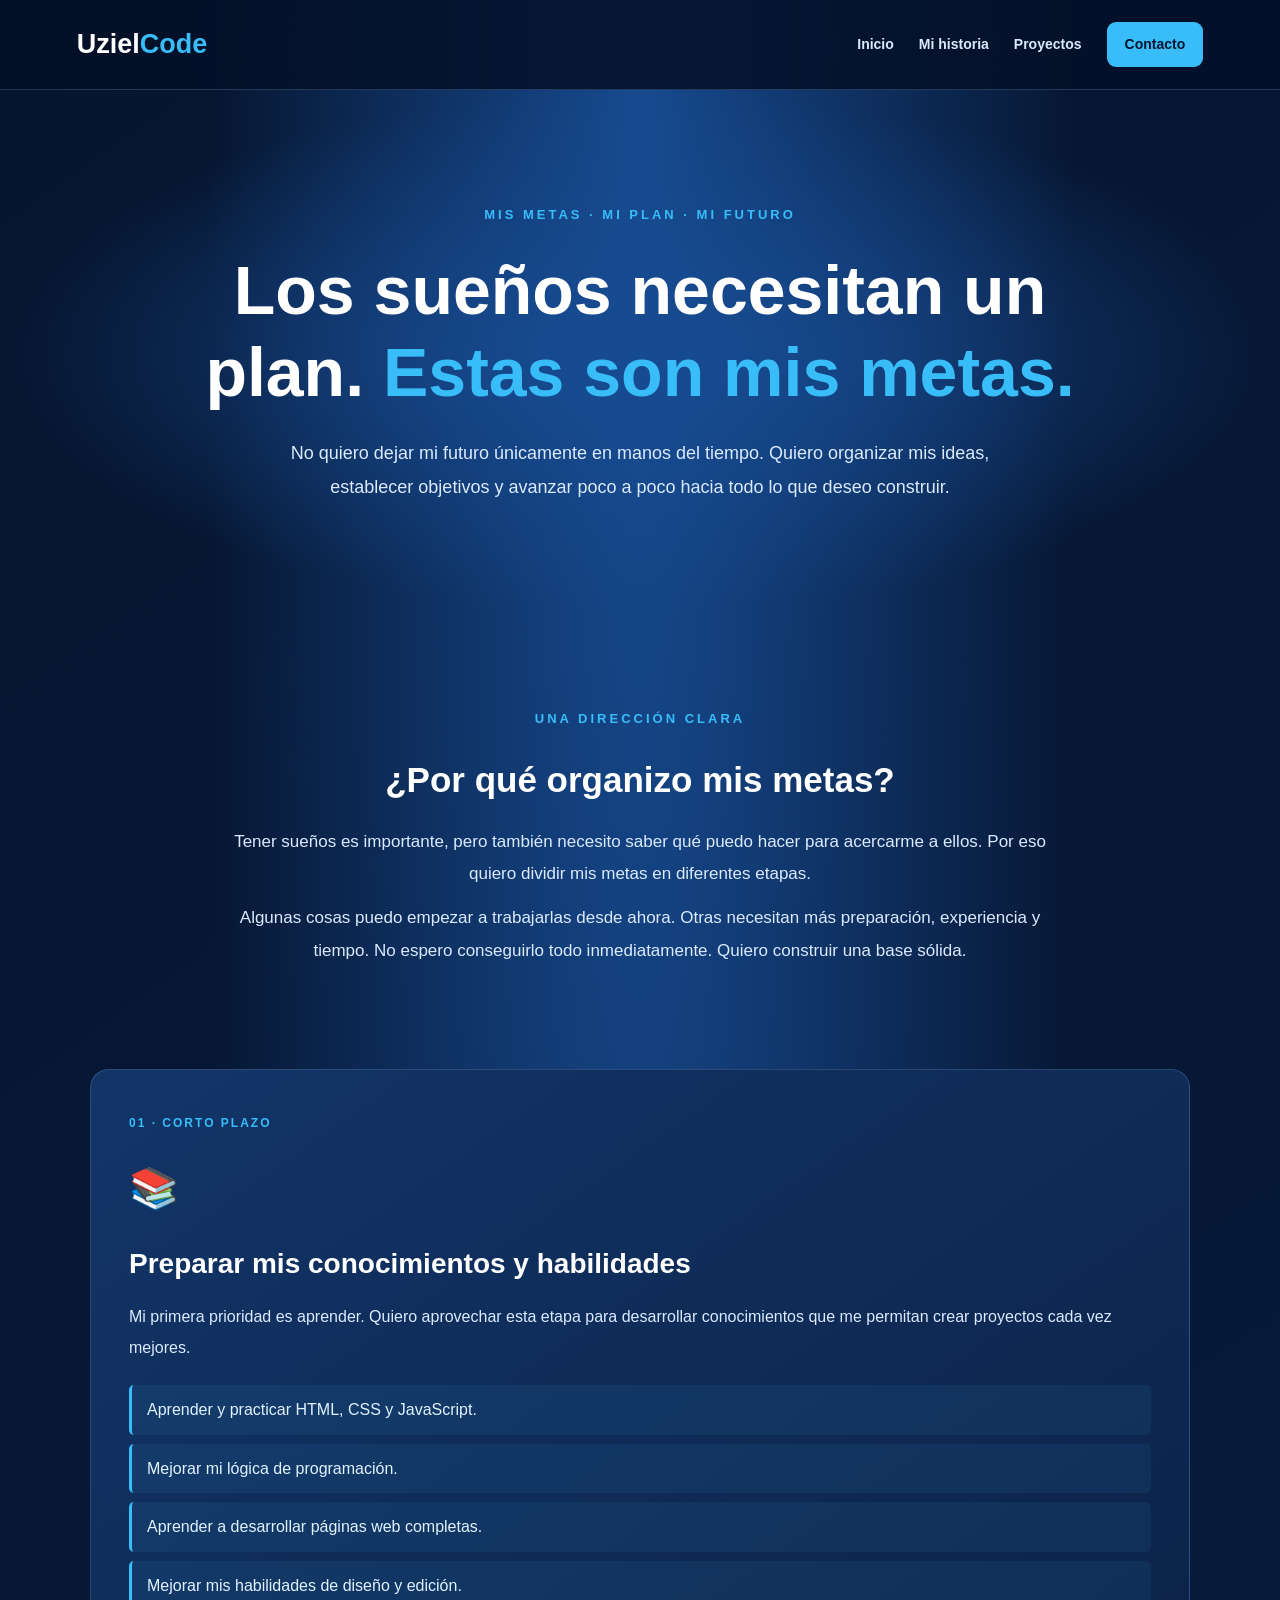
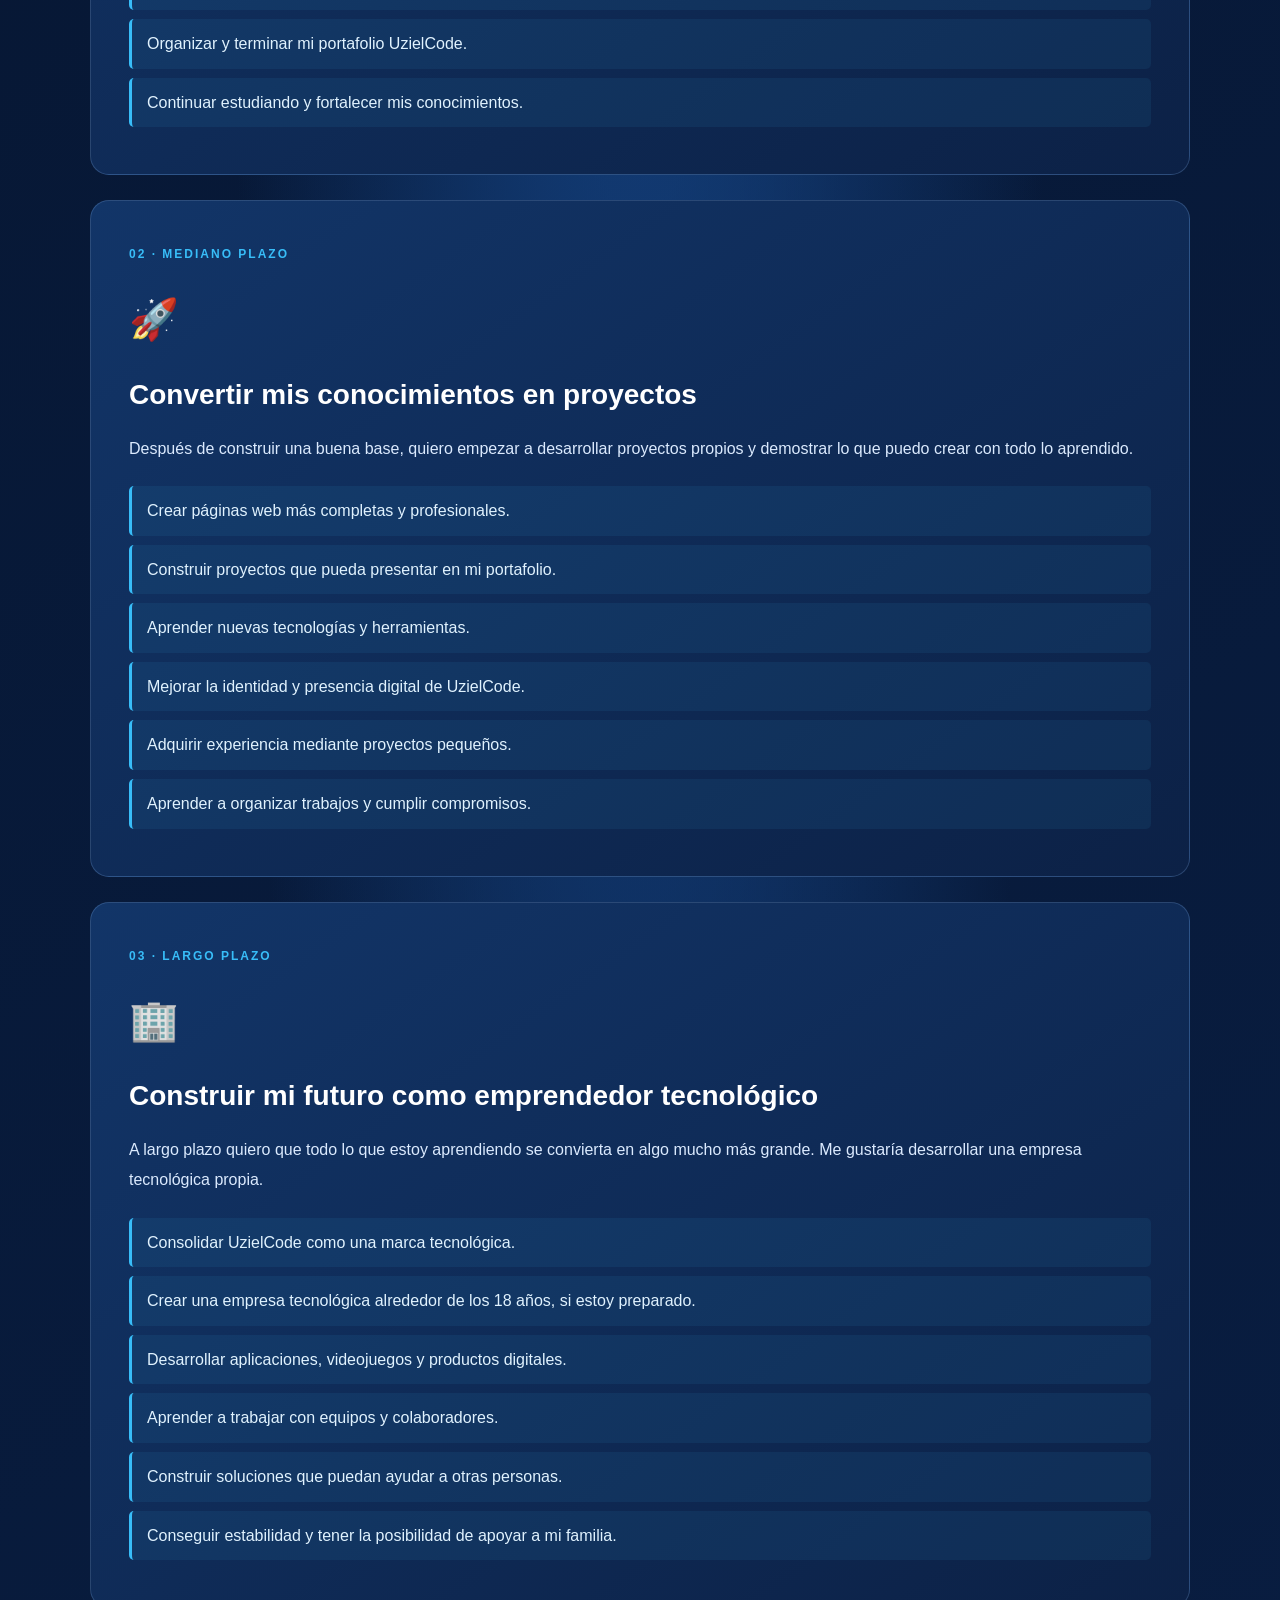
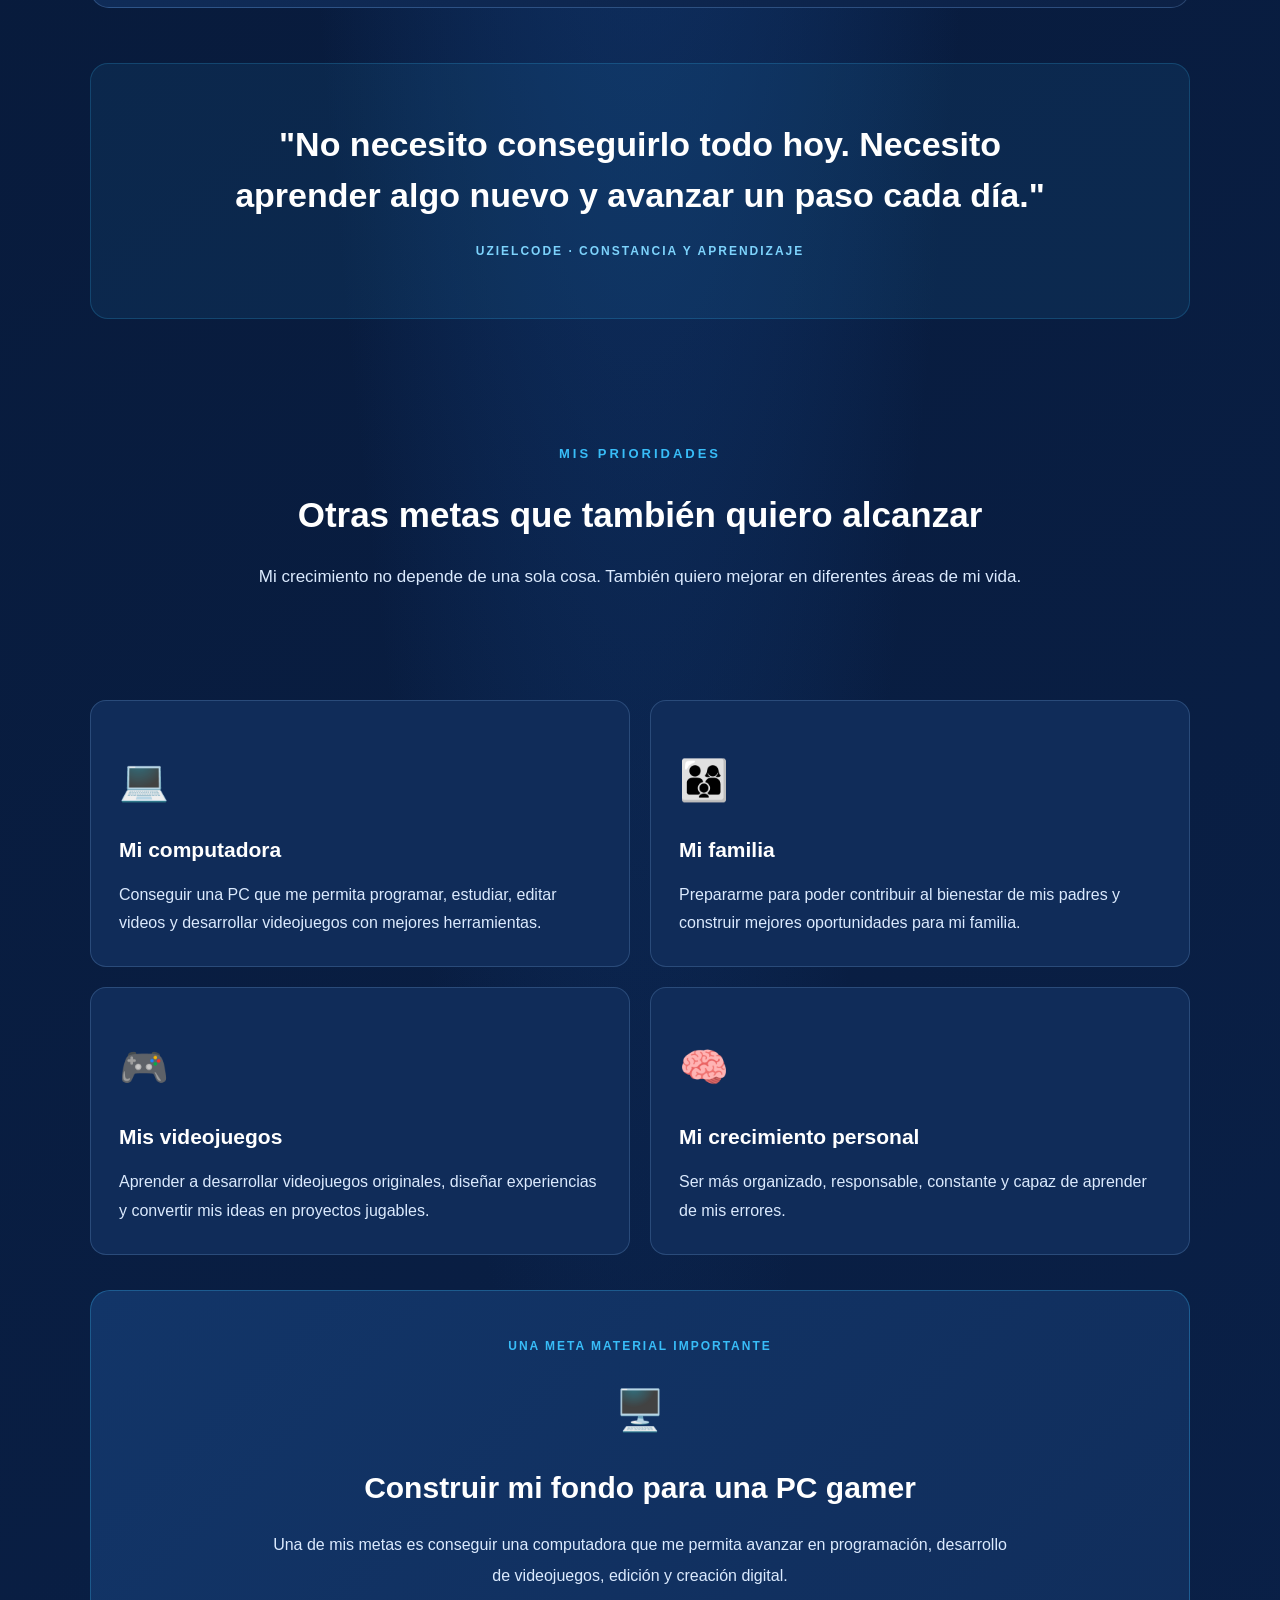
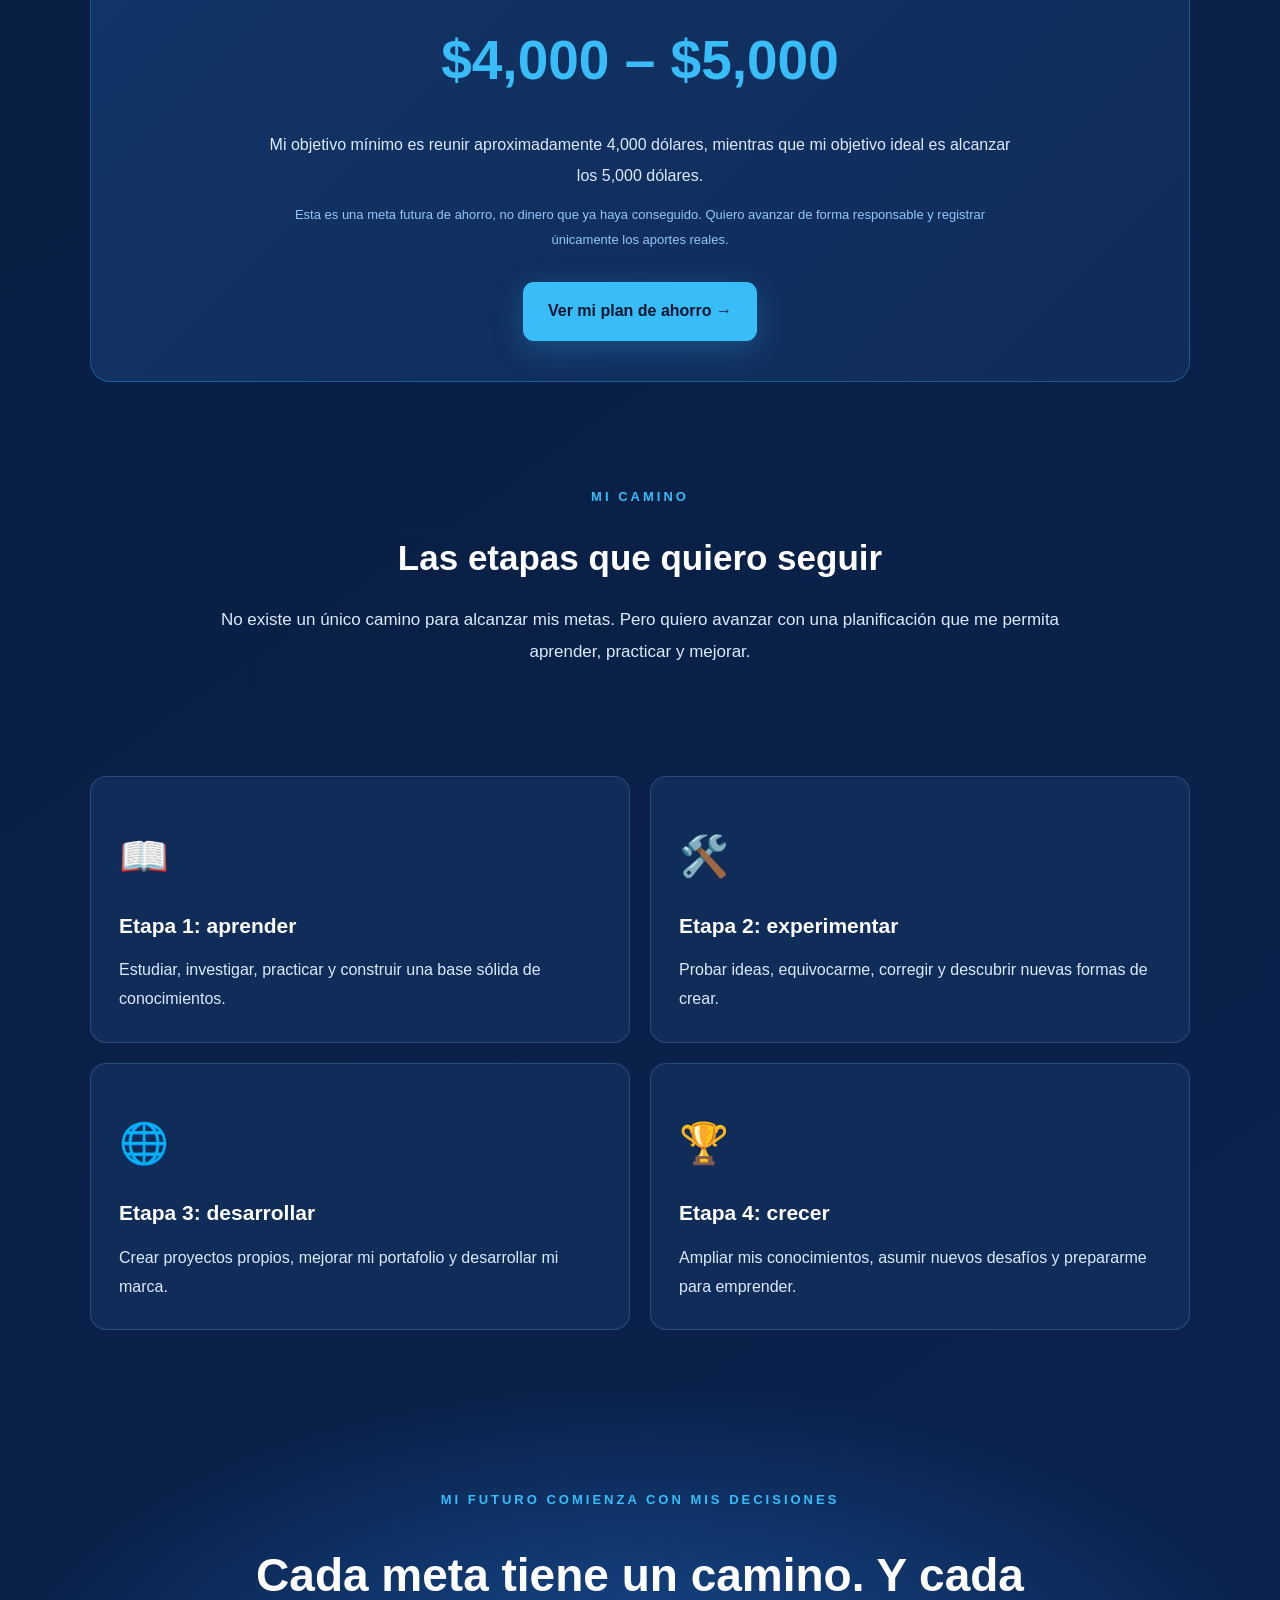
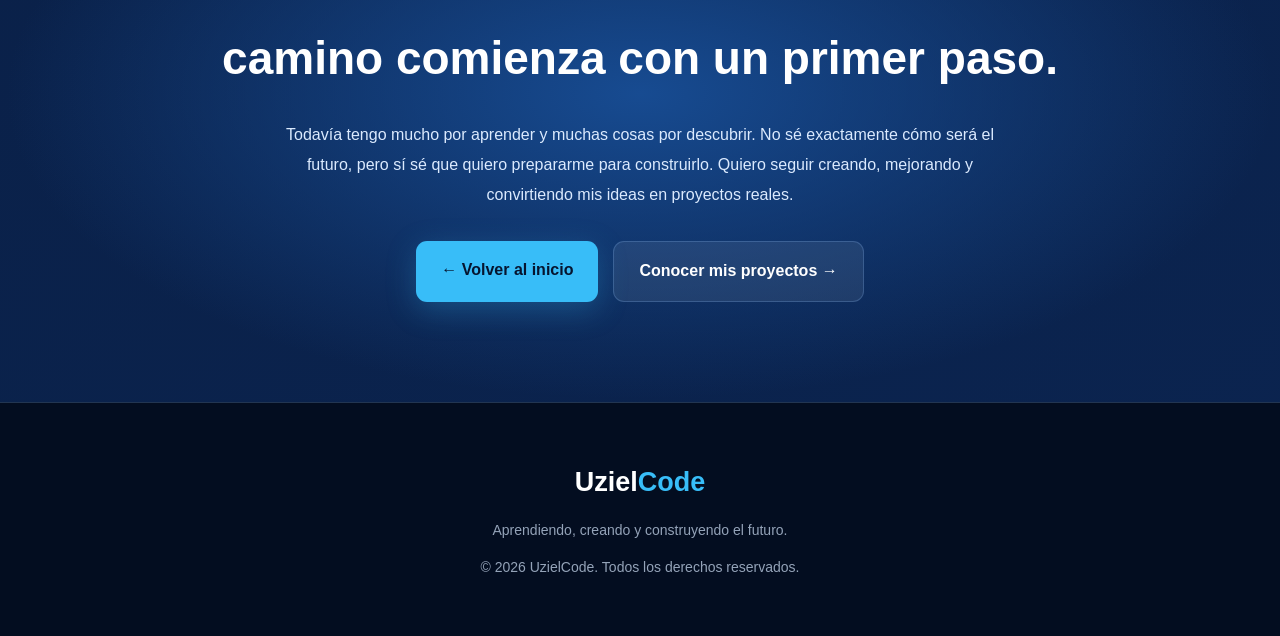
<file: meta.html>
<!DOCTYPE html>
<html lang="es">
<head>
    <meta charset="UTF-8">
    <meta name="viewport" content="width=device-width, initial-scale=1.0">
    <meta name="description" content="Mis metas a corto, mediano y largo plazo. El camino que quiero construir con UzielCode.">
    <title>Mis metas | UzielCode</title>
    <link rel="stylesheet" href="estilos.css">

    <style>
        .meta-hero {
            padding: 110px 7%;
            text-align: center;
            background: radial-gradient(ellipse at center, #174b91, transparent 70%);
        }

        .meta-hero h1 {
            max-width: 950px;
            margin: 22px auto;
            font-size: clamp(42px, 6vw, 68px);
            line-height: 1.2;
        }

        .meta-hero h1 span {
            color: #38bdf8;
        }

        .meta-hero p {
            max-width: 780px;
            margin: auto;
            color: #dbeafe;
            font-size: 18px;
            line-height: 1.9;
        }

        .meta-container {
            max-width: 1150px;
            padding: 25px;
            margin: auto;
        }

        .meta-intro {
            text-align: center;
            padding: 65px 20px;
        }

        .meta-intro h2 {
            font-size: 35px;
            margin: 15px 0;
        }

        .meta-intro p {
            max-width: 850px;
            margin: 12px auto;
            color: #dbeafe;
            line-height: 1.9;
            font-size: 17px;
        }

        .meta-card {
            background: linear-gradient(145deg, #123568, #0c2146);
            border: 1px solid rgba(147,197,253,.22);
            padding: 38px;
            border-radius: 19px;
            margin: 25px 0;
            transition: .35s;
        }

        .meta-card:hover {
            transform: translateY(-6px);
            border-color: #38bdf8;
            box-shadow: 0 18px 45px rgba(0,0,0,.2);
        }

        .meta-label {
            color: #38bdf8;
            font-size: 12px;
            font-weight: 900;
            letter-spacing: 2px;
        }

        .meta-icon {
            font-size: 40px;
            margin: 15px 0;
        }

        .meta-card h2 {
            color: white;
            font-size: 28px;
            margin: 12px 0;
        }

        .meta-card p {
            color: #dbeafe;
            line-height: 1.9;
            margin: 13px 0;
        }

        .meta-list {
            list-style: none;
            padding: 0;
            margin-top: 22px;
        }

        .meta-list li {
            padding: 12px 15px;
            margin: 9px 0;
            background: rgba(56,189,248,.07);
            border-left: 3px solid #38bdf8;
            border-radius: 5px;
            color: #e0f2fe;
            line-height: 1.6;
        }

        .meta-grid {
            display: grid;
            grid-template-columns: repeat(2, 1fr);
            gap: 20px;
            margin: 30px 0;
        }

        .meta-small {
            background: #102c59;
            padding: 28px;
            border: 1px solid rgba(147,197,253,.2);
            border-radius: 16px;
        }

        .meta-small h3 {
            color: white;
            font-size: 21px;
            margin: 12px 0;
        }

        .meta-small p {
            color: #dbeafe;
            line-height: 1.8;
        }

        .meta-quote {
            text-align: center;
            margin: 55px 0;
            padding: 55px 25px;
            background: rgba(56,189,248,.08);
            border: 1px solid rgba(56,189,248,.2);
            border-radius: 18px;
        }

        .meta-quote h2 {
            color: white;
            font-size: clamp(25px, 4vw, 34px);
            max-width: 850px;
            margin: auto;
            line-height: 1.5;
        }

        .meta-quote p {
            color: #7dd3fc;
            margin-top: 20px;
            letter-spacing: 2px;
            font-size: 12px;
            font-weight: bold;
        }

        .meta-money {
            background: linear-gradient(135deg, #123568, #102c59);
            border: 1px solid rgba(56,189,248,.3);
            border-radius: 20px;
            padding: 40px;
            margin: 35px 0;
            text-align: center;
        }

        .meta-money h2 {
            color: white;
            font-size: 30px;
            margin: 15px 0;
        }

        .money-number {
            color: #38bdf8;
            font-size: clamp(35px, 6vw, 55px);
            font-weight: 900;
            margin: 20px 0;
        }

        .meta-money p {
            max-width: 750px;
            color: #dbeafe;
            line-height: 1.9;
            margin: 12px auto;
        }

        .meta-note {
            font-size: 13px;
            color: #93c5fd !important;
        }

        .meta-final {
            padding: 100px 7%;
            text-align: center;
            background: radial-gradient(ellipse at center, #174b91, transparent 70%);
        }

        .meta-final h2 {
            max-width: 850px;
            margin: 20px auto;
            font-size: clamp(30px, 5vw, 46px);
        }

        .meta-final p {
            max-width: 750px;
            margin: auto;
            color: #dbeafe;
            line-height: 1.9;
        }

        .meta-buttons {
            display: flex;
            justify-content: center;
            flex-wrap: wrap;
            gap: 15px;
            margin-top: 30px;
        }

        @media (max-width: 650px) {
            .meta-grid {
                grid-template-columns: 1fr;
            }

            .meta-card {
                padding: 27px 22px;
            }

            .meta-hero {
                padding: 80px 6%;
            }

            .meta-money {
                padding: 28px 20px;
            }
        }
    </style>
</head>

<body>

    <header class="header">
        <a href="index.html" class="logo">
            Uziel<span>Code</span>
        </a>

        <nav class="nav">
            <a href="index.html">Inicio</a>
            <a href="descripcion.html">Mi historia</a>
            <a href="proyectos.html">Proyectos</a>
            <a href="solicitar-proyecto.html" class="nav-button">Contacto</a>
        </nav>
    </header>

    <main>

        <section class="meta-hero">
            <span class="eyebrow">MIS METAS · MI PLAN · MI FUTURO</span>

            <h1>
                Los sueños necesitan un plan.
                <span>Estas son mis metas.</span>
            </h1>

            <p>
                No quiero dejar mi futuro únicamente en manos del tiempo.
                Quiero organizar mis ideas, establecer objetivos y avanzar
                poco a poco hacia todo lo que deseo construir.
            </p>
        </section>

        <div class="meta-container">

            <section class="meta-intro">
                <span class="eyebrow">UNA DIRECCIÓN CLARA</span>

                <h2>¿Por qué organizo mis metas?</h2>

                <p>
                    Tener sueños es importante, pero también necesito
                    saber qué puedo hacer para acercarme a ellos.
                    Por eso quiero dividir mis metas en diferentes etapas.
                </p>

                <p>
                    Algunas cosas puedo empezar a trabajarlas desde ahora.
                    Otras necesitan más preparación, experiencia y tiempo.
                    No espero conseguirlo todo inmediatamente.
                    Quiero construir una base sólida.
                </p>
            </section>

            <section class="meta-card">
                <span class="meta-label">01 · CORTO PLAZO</span>
                <div class="meta-icon">📚</div>

                <h2>Preparar mis conocimientos y habilidades</h2>

                <p>
                    Mi primera prioridad es aprender. Quiero aprovechar
                    esta etapa para desarrollar conocimientos que me
                    permitan crear proyectos cada vez mejores.
                </p>

                <ul class="meta-list">
                    <li>Aprender y practicar HTML, CSS y JavaScript.</li>
                    <li>Mejorar mi lógica de programación.</li>
                    <li>Aprender a desarrollar páginas web completas.</li>
                    <li>Mejorar mis habilidades de diseño y edición.</li>
                    <li>Organizar y terminar mi portafolio UzielCode.</li>
                    <li>Continuar estudiando y fortalecer mis conocimientos.</li>
                </ul>
            </section>

            <section class="meta-card">
                <span class="meta-label">02 · MEDIANO PLAZO</span>
                <div class="meta-icon">🚀</div>

                <h2>Convertir mis conocimientos en proyectos</h2>

                <p>
                    Después de construir una buena base, quiero empezar
                    a desarrollar proyectos propios y demostrar lo que
                    puedo crear con todo lo aprendido.
                </p>

                <ul class="meta-list">
                    <li>Crear páginas web más completas y profesionales.</li>
                    <li>Construir proyectos que pueda presentar en mi portafolio.</li>
                    <li>Aprender nuevas tecnologías y herramientas.</li>
                    <li>Mejorar la identidad y presencia digital de UzielCode.</li>
                    <li>Adquirir experiencia mediante proyectos pequeños.</li>
                    <li>Aprender a organizar trabajos y cumplir compromisos.</li>
                </ul>
            </section>

            <section class="meta-card">
                <span class="meta-label">03 · LARGO PLAZO</span>
                <div class="meta-icon">🏢</div>

                <h2>Construir mi futuro como emprendedor tecnológico</h2>

                <p>
                    A largo plazo quiero que todo lo que estoy aprendiendo
                    se convierta en algo mucho más grande. Me gustaría
                    desarrollar una empresa tecnológica propia.
                </p>

                <ul class="meta-list">
                    <li>Consolidar UzielCode como una marca tecnológica.</li>
                    <li>Crear una empresa tecnológica alrededor de los 18 años, si estoy preparado.</li>
                    <li>Desarrollar aplicaciones, videojuegos y productos digitales.</li>
                    <li>Aprender a trabajar con equipos y colaboradores.</li>
                    <li>Construir soluciones que puedan ayudar a otras personas.</li>
                    <li>Conseguir estabilidad y tener la posibilidad de apoyar a mi familia.</li>
                </ul>
            </section>

            <section class="meta-quote">
                <h2>
                    "No necesito conseguirlo todo hoy.
                    Necesito aprender algo nuevo y avanzar un paso cada día."
                </h2>

                <p>UZIELCODE · CONSTANCIA Y APRENDIZAJE</p>
            </section>

            <section class="meta-intro">
                <span class="eyebrow">MIS PRIORIDADES</span>

                <h2>Otras metas que también quiero alcanzar</h2>

                <p>
                    Mi crecimiento no depende de una sola cosa.
                    También quiero mejorar en diferentes áreas de mi vida.
                </p>
            </section>

            <div class="meta-grid">

                <article class="meta-small">
                    <div class="meta-icon">💻</div>
                    <h3>Mi computadora</h3>
                    <p>
                        Conseguir una PC que me permita programar,
                        estudiar, editar videos y desarrollar videojuegos
                        con mejores herramientas.
                    </p>
                </article>

                <article class="meta-small">
                    <div class="meta-icon">👨‍👩‍👦</div>
                    <h3>Mi familia</h3>
                    <p>
                        Prepararme para poder contribuir al bienestar
                        de mis padres y construir mejores oportunidades
                        para mi familia.
                    </p>
                </article>

                <article class="meta-small">
                    <div class="meta-icon">🎮</div>
                    <h3>Mis videojuegos</h3>
                    <p>
                        Aprender a desarrollar videojuegos originales,
                        diseñar experiencias y convertir mis ideas
                        en proyectos jugables.
                    </p>
                </article>

                <article class="meta-small">
                    <div class="meta-icon">🧠</div>
                    <h3>Mi crecimiento personal</h3>
                    <p>
                        Ser más organizado, responsable, constante
                        y capaz de aprender de mis errores.
                    </p>
                </article>

            </div>

            <section class="meta-money">
                <span class="meta-label">UNA META MATERIAL IMPORTANTE</span>

                <div class="meta-icon">🖥️</div>

                <h2>Construir mi fondo para una PC gamer</h2>

                <p>
                    Una de mis metas es conseguir una computadora
                    que me permita avanzar en programación,
                    desarrollo de videojuegos, edición y creación digital.
                </p>

                <div class="money-number">$4,000 – $5,000</div>

                <p>
                    Mi objetivo mínimo es reunir aproximadamente
                    4,000 dólares, mientras que mi objetivo ideal
                    es alcanzar los 5,000 dólares.
                </p>

                <p class="meta-note">
                    Esta es una meta futura de ahorro, no dinero
                    que ya haya conseguido. Quiero avanzar de forma
                    responsable y registrar únicamente los aportes reales.
                </p>

                <div class="meta-buttons">
                    <a href="ahorro-pc.html" class="btn primary">
                        Ver mi plan de ahorro →
                    </a>
                </div>
            </section>

            <section class="meta-intro">
                <span class="eyebrow">MI CAMINO</span>

                <h2>Las etapas que quiero seguir</h2>

                <p>
                    No existe un único camino para alcanzar mis metas.
                    Pero quiero avanzar con una planificación que
                    me permita aprender, practicar y mejorar.
                </p>
            </section>

            <div class="meta-grid">

                <article class="meta-small">
                    <div class="meta-icon">📖</div>
                    <h3>Etapa 1: aprender</h3>
                    <p>
                        Estudiar, investigar, practicar y construir
                        una base sólida de conocimientos.
                    </p>
                </article>

                <article class="meta-small">
                    <div class="meta-icon">🛠️</div>
                    <h3>Etapa 2: experimentar</h3>
                    <p>
                        Probar ideas, equivocarme, corregir y descubrir
                        nuevas formas de crear.
                    </p>
                </article>

                <article class="meta-small">
                    <div class="meta-icon">🌐</div>
                    <h3>Etapa 3: desarrollar</h3>
                    <p>
                        Crear proyectos propios, mejorar mi portafolio
                        y desarrollar mi marca.
                    </p>
                </article>

                <article class="meta-small">
                    <div class="meta-icon">🏆</div>
                    <h3>Etapa 4: crecer</h3>
                    <p>
                        Ampliar mis conocimientos, asumir nuevos desafíos
                        y prepararme para emprender.
                    </p>
                </article>

            </div>

        </div>

        <section class="meta-final">
            <span class="eyebrow">MI FUTURO COMIENZA CON MIS DECISIONES</span>

            <h2>
                Cada meta tiene un camino.
                Y cada camino comienza con un primer paso.
            </h2>

            <p>
                Todavía tengo mucho por aprender y muchas cosas
                por descubrir. No sé exactamente cómo será el futuro,
                pero sí sé que quiero prepararme para construirlo.
                Quiero seguir creando, mejorando y convirtiendo
                mis ideas en proyectos reales.
            </p>

            <div class="meta-buttons">
                <a href="index.html" class="btn primary">
                    ← Volver al inicio
                </a>

                <a href="proyectos.html" class="btn secondary">
                    Conocer mis proyectos →
                </a>
            </div>
        </section>

    </main>

    <footer class="footer">
        <a href="index.html" class="logo">
            Uziel<span>Code</span>
        </a>

        <p>Aprendiendo, creando y construyendo el futuro.</p>

        <p>
            © <span id="year"></span> UzielCode.
            Todos los derechos reservados.
        </p>
    </footer>

    <script src="script.js"></script>

</body>
</html>
</file>
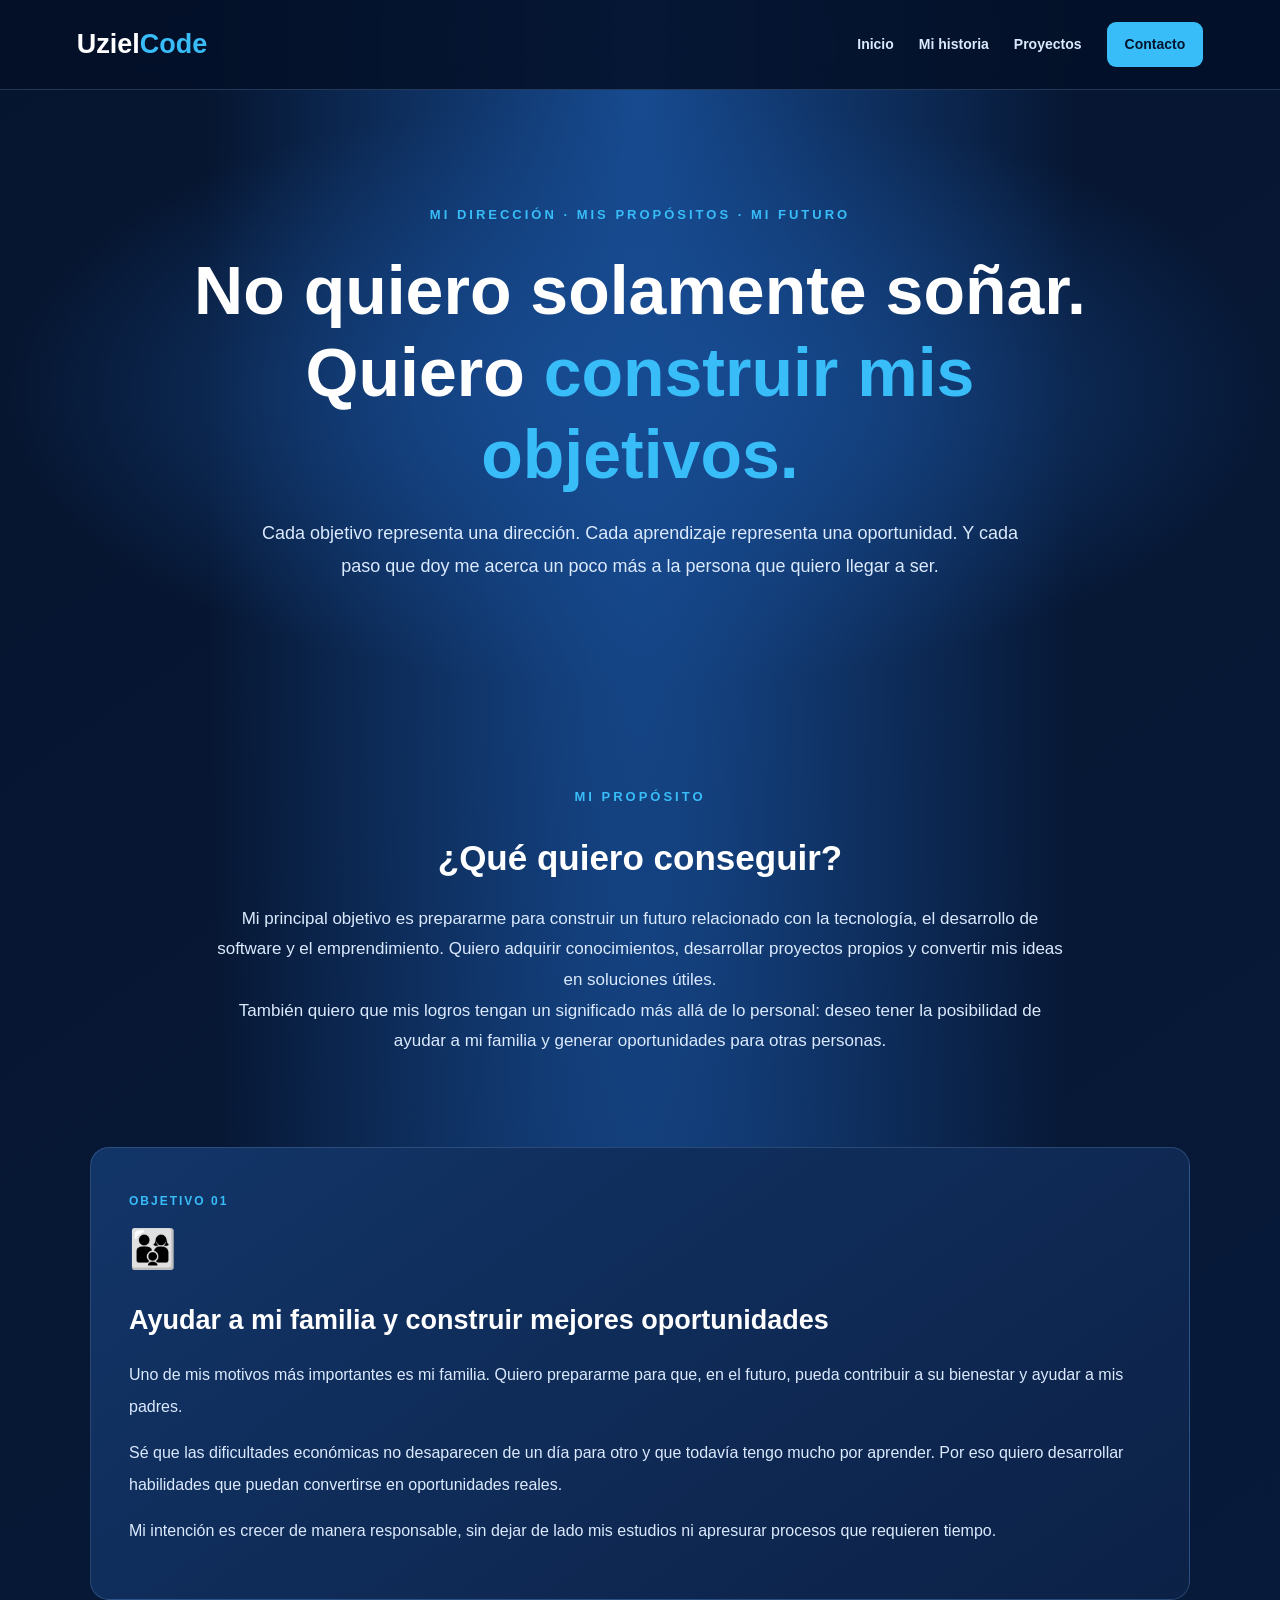
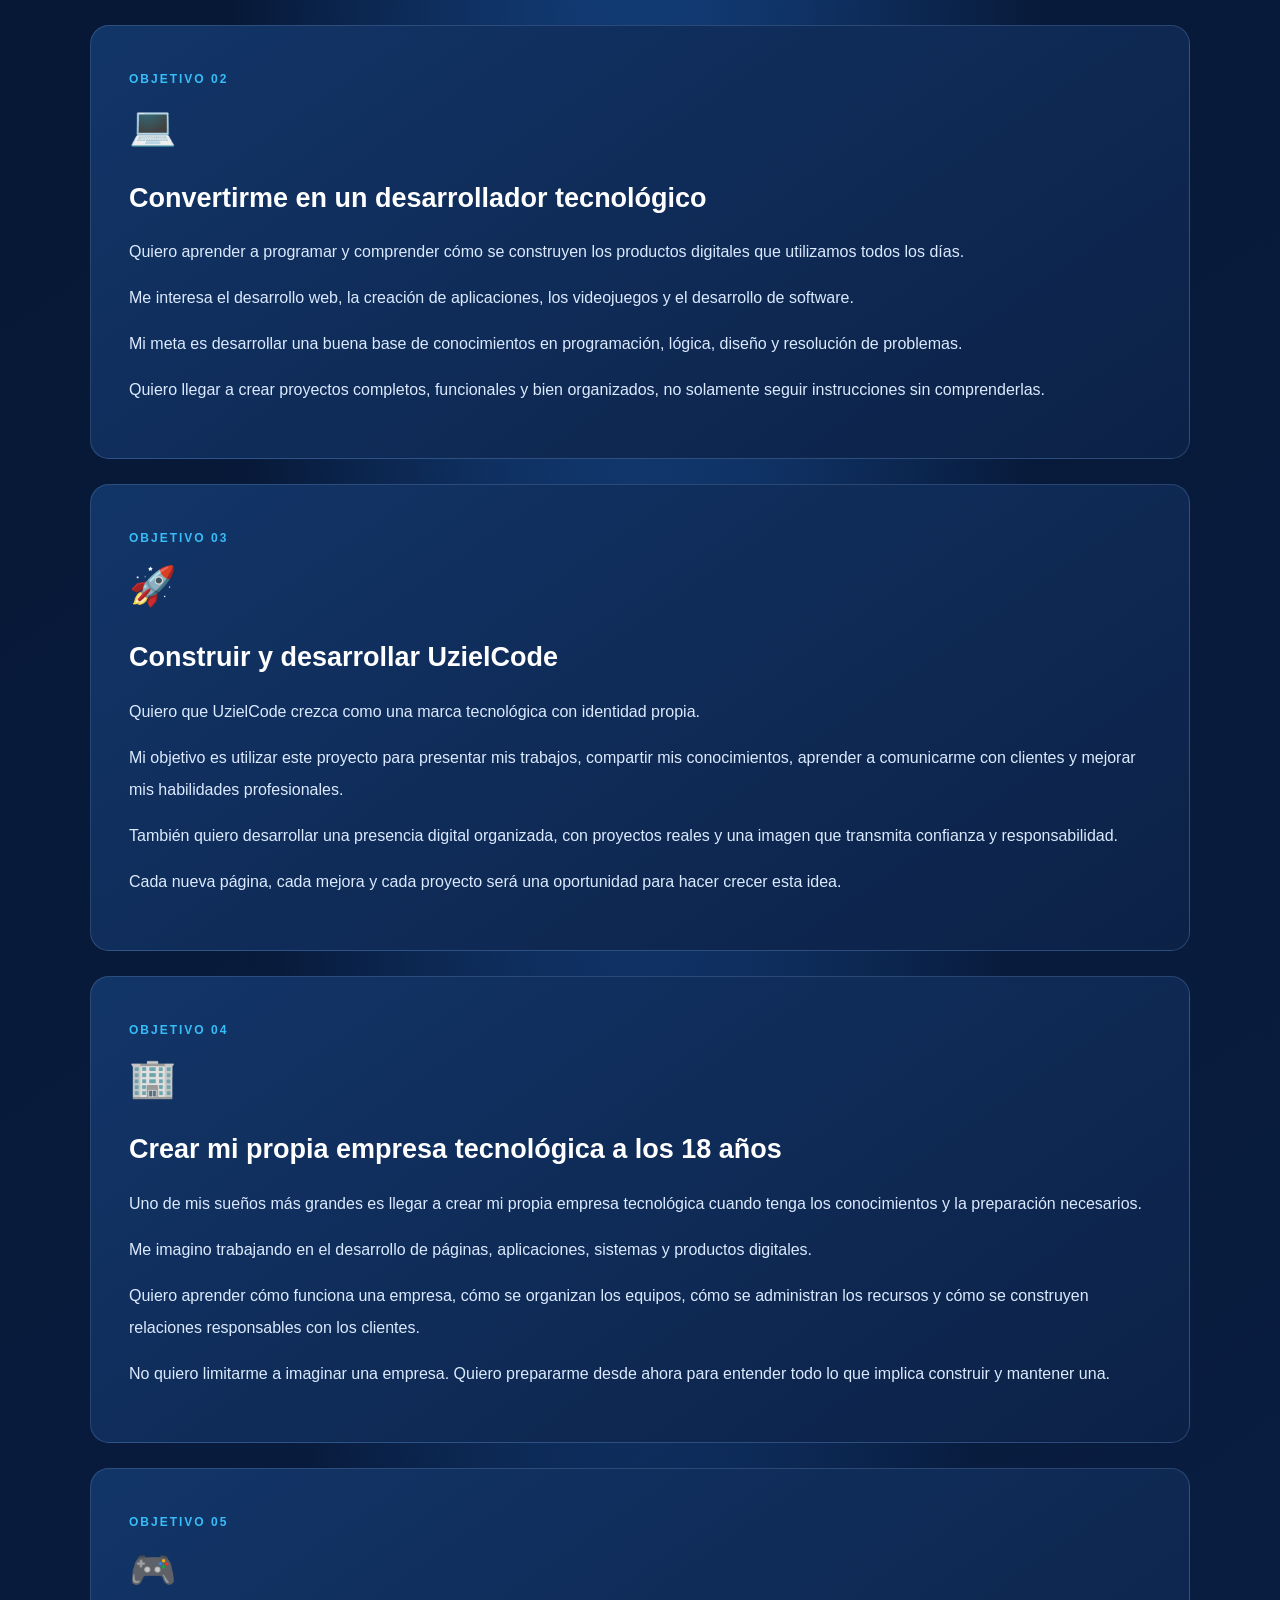
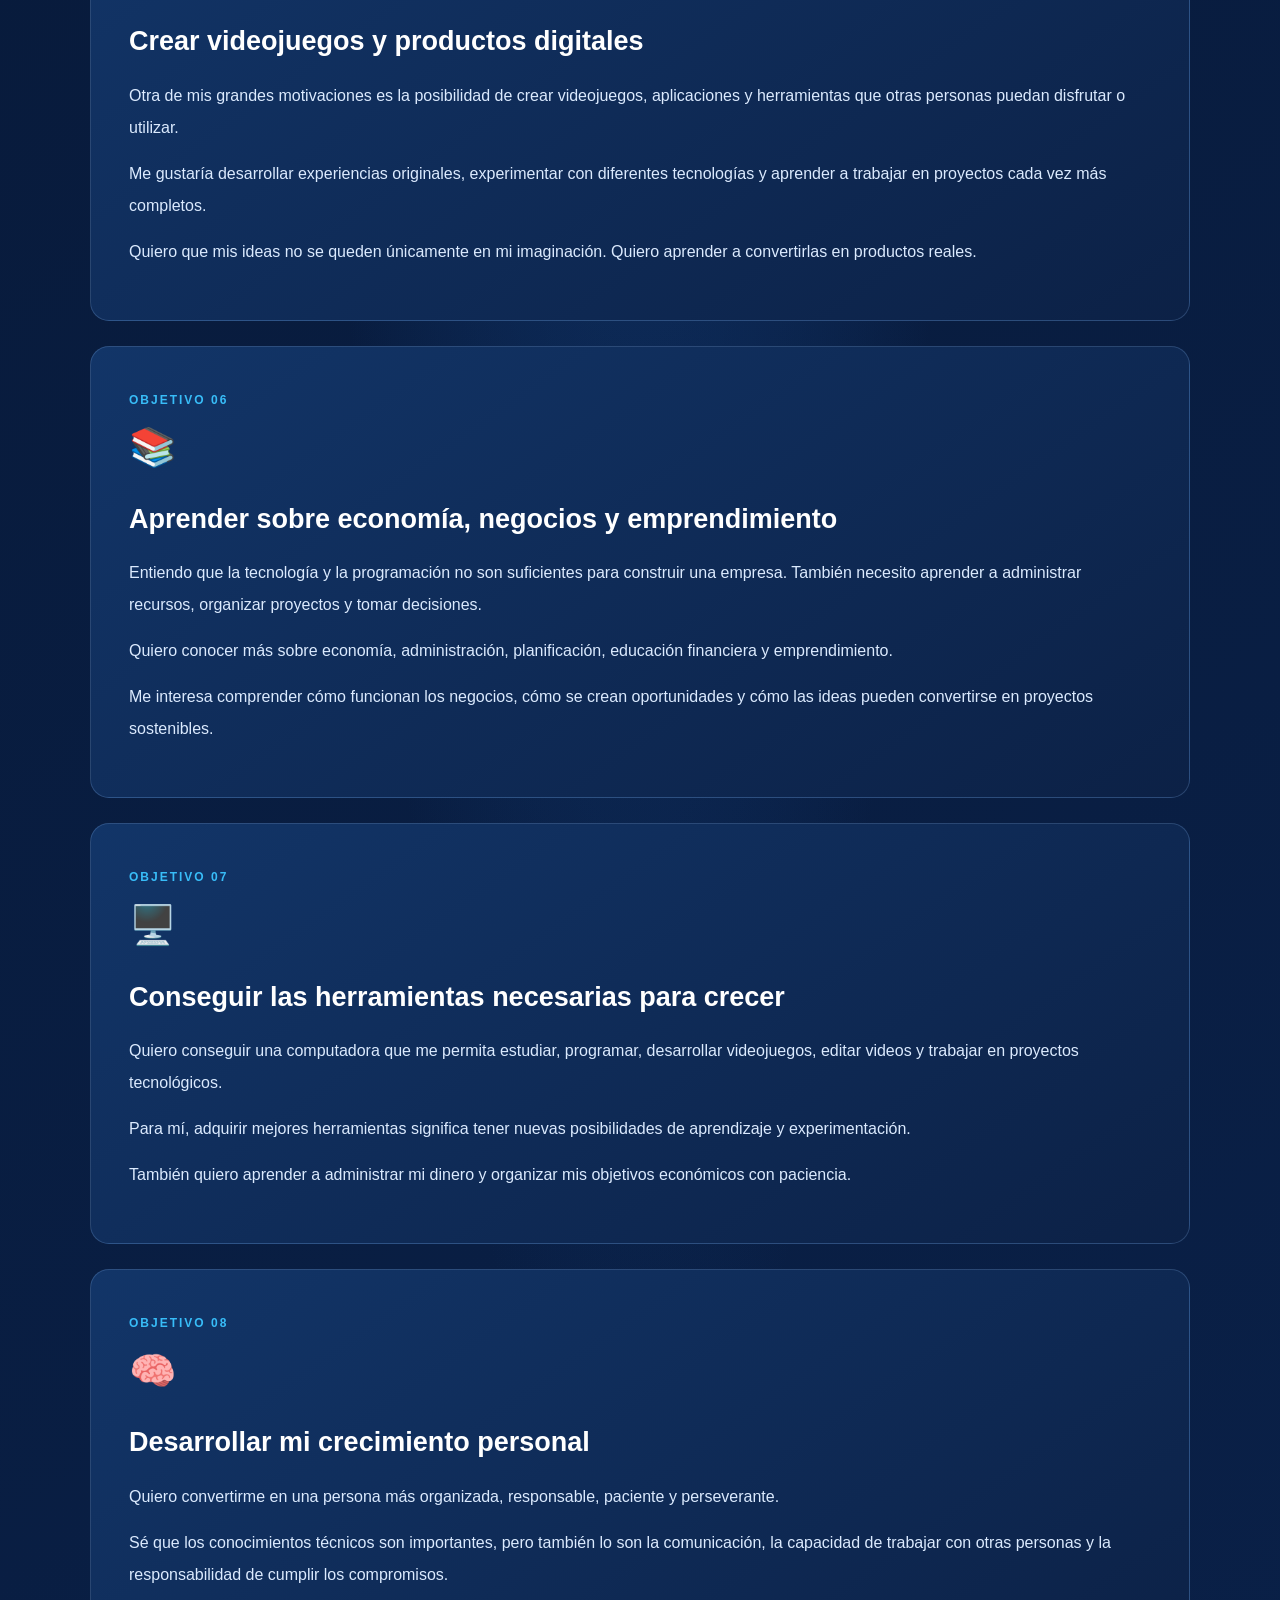
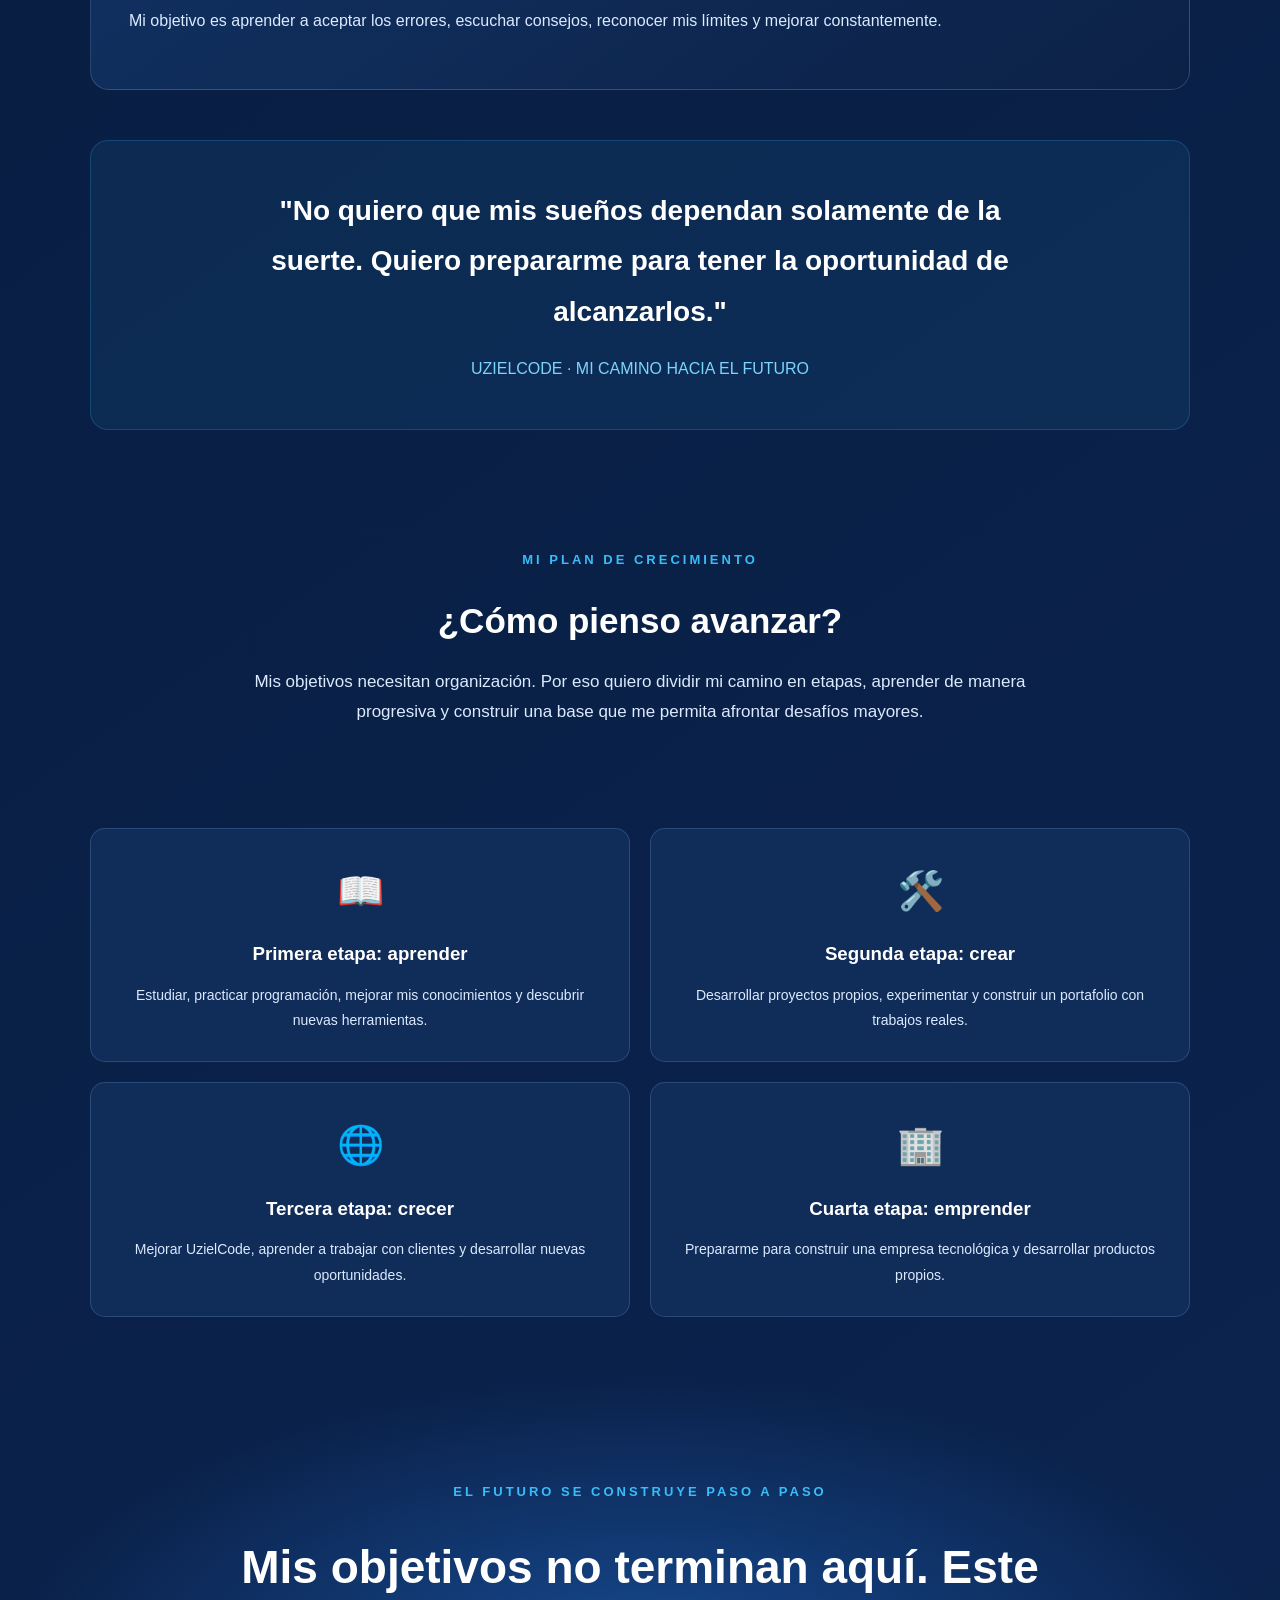
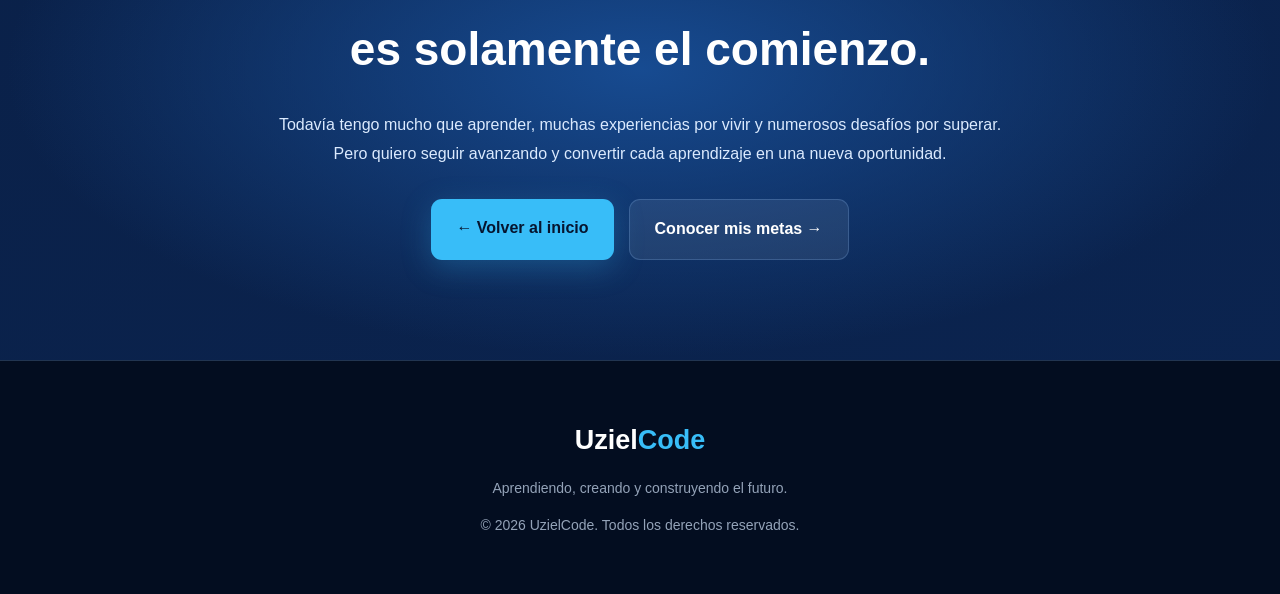
<file: Objetivo.html>
<!DOCTYPE html>
<html lang="es">
<head>
    <meta charset="UTF-8">
    <meta name="viewport" content="width=device-width, initial-scale=1.0">
    <meta name="description" content="Conoce los objetivos personales, tecnológicos y empresariales de UzielCode.">
    <title>Mis objetivos | UzielCode</title>

    <link rel="stylesheet" href="estilos.css">

    <style>
        .objective-hero {
            padding: 110px 7%;
            text-align: center;
            background:
                radial-gradient(ellipse at center, #174b91, transparent 70%);
        }

        .objective-hero h1 {
            max-width: 950px;
            margin: 22px auto;
            font-size: clamp(42px, 6vw, 68px);
            line-height: 1.2;
        }

        .objective-hero h1 span {
            color: #38bdf8;
        }

        .objective-hero p {
            max-width: 780px;
            margin: auto;
            color: #dbeafe;
            font-size: 18px;
        }

        .objective-container {
            max-width: 1150px;
            padding: 25px;
            margin: auto;
        }

        .objective-intro {
            text-align: center;
            padding: 65px 20px;
        }

        .objective-intro h2 {
            font-size: 35px;
            margin: 15px 0;
        }

        .objective-intro p {
            max-width: 850px;
            margin: auto;
            color: #dbeafe;
            font-size: 17px;
        }

        .objective-card {
            background: linear-gradient(145deg, #123568, #0c2146);
            border: 1px solid rgba(147,197,253,.22);
            padding: 38px;
            border-radius: 19px;
            margin: 25px 0;
            transition: .35s;
        }

        .objective-card:hover {
            transform: translateY(-6px);
            border-color: #38bdf8;
            box-shadow: 0 18px 45px rgba(0,0,0,.2);
        }

        .objective-icon {
            font-size: 38px;
        }

        .objective-card h2 {
            font-size: 27px;
            margin: 13px 0;
            color: white;
        }

        .objective-card p {
            color: #dbeafe;
            line-height: 2;
            margin: 14px 0;
        }

        .objective-label {
            color: #38bdf8;
            font-size: 12px;
            font-weight: 900;
            letter-spacing: 2px;
        }

        .objective-quote {
            text-align: center;
            margin: 50px 0;
            padding: 45px 25px;
            background: rgba(56,189,248,.08);
            border: 1px solid rgba(56,189,248,.2);
            border-radius: 18px;
        }

        .objective-quote h2 {
            color: white;
            font-size: 28px;
            max-width: 800px;
            margin: auto;
        }

        .objective-quote p {
            color: #7dd3fc;
            margin-top: 18px;
        }

        .objective-steps {
            display: grid;
            grid-template-columns: repeat(2, 1fr);
            gap: 20px;
            margin: 35px 0;
        }

        .step-card {
            padding: 28px;
            background: #102c59;
            border: 1px solid rgba(147,197,253,.2);
            border-radius: 15px;
            text-align: center;
        }

        .step-card h3 {
            color: white;
            margin: 12px 0;
        }

        .step-card p {
            color: #dbeafe;
            font-size: 14px;
        }

        .objective-end {
            text-align: center;
            padding: 100px 7%;
            background: radial-gradient(ellipse at center, #174b91, transparent 70%);
        }

        .objective-end h2 {
            max-width: 850px;
            margin: 20px auto;
            font-size: clamp(30px, 5vw, 46px);
        }

        .objective-end p {
            max-width: 750px;
            margin: auto;
            color: #dbeafe;
        }

        .objective-buttons {
            display: flex;
            justify-content: center;
            flex-wrap: wrap;
            gap: 15px;
            margin-top: 30px;
        }

        @media (max-width: 650px) {
            .objective-steps {
                grid-template-columns: 1fr;
            }

            .objective-card {
                padding: 27px 22px;
            }

            .objective-card h2 {
                font-size: 23px;
            }

            .objective-hero {
                padding: 80px 6%;
            }
        }
    </style>
</head>

<body>

    <header class="header">
        <a href="index.html" class="logo">
            Uziel<span>Code</span>
        </a>

        <nav class="nav">
            <a href="index.html">Inicio</a>
            <a href="descripcion.html">Mi historia</a>
            <a href="proyectos.html">Proyectos</a>
            <a href="solicitar-proyecto.html" class="nav-button">Contacto</a>
        </nav>
    </header>

    <main>

        <!-- PRESENTACIÓN -->
        <section class="objective-hero">
            <span class="eyebrow">MI DIRECCIÓN · MIS PROPÓSITOS · MI FUTURO</span>

            <h1>
                No quiero solamente soñar.
                Quiero <span>construir mis objetivos.</span>
            </h1>

            <p>
                Cada objetivo representa una dirección.
                Cada aprendizaje representa una oportunidad.
                Y cada paso que doy me acerca un poco más
                a la persona que quiero llegar a ser.
            </p>
        </section>


        <div class="objective-container">

            <!-- INTRODUCCIÓN -->
            <section class="objective-intro">
                <span class="eyebrow">MI PROPÓSITO</span>

                <h2>¿Qué quiero conseguir?</h2>

                <p>
                    Mi principal objetivo es prepararme para construir
                    un futuro relacionado con la tecnología, el desarrollo
                    de software y el emprendimiento. Quiero adquirir
                    conocimientos, desarrollar proyectos propios
                    y convertir mis ideas en soluciones útiles.
                </p>

                <p>
                    También quiero que mis logros tengan un significado
                    más allá de lo personal: deseo tener la posibilidad
                    de ayudar a mi familia y generar oportunidades
                    para otras personas.
                </p>
            </section>


            <!-- OBJETIVO 1 -->
            <section class="objective-card">
                <span class="objective-label">OBJETIVO 01</span>
                <div class="objective-icon">👨‍👩‍👦</div>

                <h2>Ayudar a mi familia y construir mejores oportunidades</h2>

                <p>
                    Uno de mis motivos más importantes es mi familia.
                    Quiero prepararme para que, en el futuro, pueda
                    contribuir a su bienestar y ayudar a mis padres.
                </p>

                <p>
                    Sé que las dificultades económicas no desaparecen
                    de un día para otro y que todavía tengo mucho
                    por aprender. Por eso quiero desarrollar habilidades
                    que puedan convertirse en oportunidades reales.
                </p>

                <p>
                    Mi intención es crecer de manera responsable,
                    sin dejar de lado mis estudios ni apresurar
                    procesos que requieren tiempo.
                </p>
            </section>


            <!-- OBJETIVO 2 -->
            <section class="objective-card">
                <span class="objective-label">OBJETIVO 02</span>
                <div class="objective-icon">💻</div>

                <h2>Convertirme en un desarrollador tecnológico</h2>

                <p>
                    Quiero aprender a programar y comprender cómo
                    se construyen los productos digitales que utilizamos
                    todos los días.
                </p>

                <p>
                    Me interesa el desarrollo web, la creación
                    de aplicaciones, los videojuegos y el desarrollo
                    de software.
                </p>

                <p>
                    Mi meta es desarrollar una buena base de conocimientos
                    en programación, lógica, diseño y resolución
                    de problemas.
                </p>

                <p>
                    Quiero llegar a crear proyectos completos,
                    funcionales y bien organizados, no solamente
                    seguir instrucciones sin comprenderlas.
                </p>
            </section>


            <!-- OBJETIVO 3 -->
            <section class="objective-card">
                <span class="objective-label">OBJETIVO 03</span>
                <div class="objective-icon">🚀</div>

                <h2>Construir y desarrollar UzielCode</h2>

                <p>
                    Quiero que UzielCode crezca como una marca
                    tecnológica con identidad propia.
                </p>

                <p>
                    Mi objetivo es utilizar este proyecto para presentar
                    mis trabajos, compartir mis conocimientos,
                    aprender a comunicarme con clientes y mejorar
                    mis habilidades profesionales.
                </p>

                <p>
                    También quiero desarrollar una presencia digital
                    organizada, con proyectos reales y una imagen
                    que transmita confianza y responsabilidad.
                </p>

                <p>
                    Cada nueva página, cada mejora y cada proyecto
                    será una oportunidad para hacer crecer esta idea.
                </p>
            </section>


            <!-- OBJETIVO 4 -->
            <section class="objective-card">
                <span class="objective-label">OBJETIVO 04</span>
                <div class="objective-icon">🏢</div>

                <h2>Crear mi propia empresa tecnológica a los 18 años</h2>

                <p>
                    Uno de mis sueños más grandes es llegar a crear
                    mi propia empresa tecnológica cuando tenga
                    los conocimientos y la preparación necesarios.
                </p>

                <p>
                    Me imagino trabajando en el desarrollo de páginas,
                    aplicaciones, sistemas y productos digitales.
                </p>

                <p>
                    Quiero aprender cómo funciona una empresa,
                    cómo se organizan los equipos, cómo se administran
                    los recursos y cómo se construyen relaciones
                    responsables con los clientes.
                </p>

                <p>
                    No quiero limitarme a imaginar una empresa.
                    Quiero prepararme desde ahora para entender
                    todo lo que implica construir y mantener una.
                </p>
            </section>


            <!-- OBJETIVO 5 -->
            <section class="objective-card">
                <span class="objective-label">OBJETIVO 05</span>
                <div class="objective-icon">🎮</div>

                <h2>Crear videojuegos y productos digitales</h2>

                <p>
                    Otra de mis grandes motivaciones es la posibilidad
                    de crear videojuegos, aplicaciones y herramientas
                    que otras personas puedan disfrutar o utilizar.
                </p>

                <p>
                    Me gustaría desarrollar experiencias originales,
                    experimentar con diferentes tecnologías
                    y aprender a trabajar en proyectos cada vez
                    más completos.
                </p>

                <p>
                    Quiero que mis ideas no se queden únicamente
                    en mi imaginación. Quiero aprender a convertirlas
                    en productos reales.
                </p>
            </section>


            <!-- OBJETIVO 6 -->
            <section class="objective-card">
                <span class="objective-label">OBJETIVO 06</span>
                <div class="objective-icon">📚</div>

                <h2>Aprender sobre economía, negocios y emprendimiento</h2>

                <p>
                    Entiendo que la tecnología y la programación
                    no son suficientes para construir una empresa.
                    También necesito aprender a administrar recursos,
                    organizar proyectos y tomar decisiones.
                </p>

                <p>
                    Quiero conocer más sobre economía, administración,
                    planificación, educación financiera y emprendimiento.
                </p>

                <p>
                    Me interesa comprender cómo funcionan los negocios,
                    cómo se crean oportunidades y cómo las ideas
                    pueden convertirse en proyectos sostenibles.
                </p>
            </section>


            <!-- OBJETIVO 7 -->
            <section class="objective-card">
                <span class="objective-label">OBJETIVO 07</span>
                <div class="objective-icon">🖥️</div>

                <h2>Conseguir las herramientas necesarias para crecer</h2>

                <p>
                    Quiero conseguir una computadora que me permita
                    estudiar, programar, desarrollar videojuegos,
                    editar videos y trabajar en proyectos tecnológicos.
                </p>

                <p>
                    Para mí, adquirir mejores herramientas significa
                    tener nuevas posibilidades de aprendizaje
                    y experimentación.
                </p>

                <p>
                    También quiero aprender a administrar mi dinero
                    y organizar mis objetivos económicos con paciencia.
                </p>
            </section>


            <!-- OBJETIVO 8 -->
            <section class="objective-card">
                <span class="objective-label">OBJETIVO 08</span>
                <div class="objective-icon">🧠</div>

                <h2>Desarrollar mi crecimiento personal</h2>

                <p>
                    Quiero convertirme en una persona más organizada,
                    responsable, paciente y perseverante.
                </p>

                <p>
                    Sé que los conocimientos técnicos son importantes,
                    pero también lo son la comunicación, la capacidad
                    de trabajar con otras personas y la responsabilidad
                    de cumplir los compromisos.
                </p>

                <p>
                    Mi objetivo es aprender a aceptar los errores,
                    escuchar consejos, reconocer mis límites
                    y mejorar constantemente.
                </p>
            </section>


            <!-- FRASE -->
            <section class="objective-quote">
                <h2>
                    "No quiero que mis sueños dependan solamente
                    de la suerte. Quiero prepararme para tener
                    la oportunidad de alcanzarlos."
                </h2>

                <p>UZIELCODE · MI CAMINO HACIA EL FUTURO</p>
            </section>


            <!-- PLAN -->
            <section class="objective-intro">
                <span class="eyebrow">MI PLAN DE CRECIMIENTO</span>

                <h2>¿Cómo pienso avanzar?</h2>

                <p>
                    Mis objetivos necesitan organización.
                    Por eso quiero dividir mi camino en etapas,
                    aprender de manera progresiva y construir
                    una base que me permita afrontar desafíos mayores.
                </p>
            </section>


            <div class="objective-steps">

                <article class="step-card">
                    <div class="objective-icon">📖</div>
                    <h3>Primera etapa: aprender</h3>
                    <p>
                        Estudiar, practicar programación, mejorar
                        mis conocimientos y descubrir nuevas herramientas.
                    </p>
                </article>

                <article class="step-card">
                    <div class="objective-icon">🛠️</div>
                    <h3>Segunda etapa: crear</h3>
                    <p>
                        Desarrollar proyectos propios, experimentar
                        y construir un portafolio con trabajos reales.
                    </p>
                </article>

                <article class="step-card">
                    <div class="objective-icon">🌐</div>
                    <h3>Tercera etapa: crecer</h3>
                    <p>
                        Mejorar UzielCode, aprender a trabajar
                        con clientes y desarrollar nuevas oportunidades.
                    </p>
                </article>

                <article class="step-card">
                    <div class="objective-icon">🏢</div>
                    <h3>Cuarta etapa: emprender</h3>
                    <p>
                        Prepararme para construir una empresa
                        tecnológica y desarrollar productos propios.
                    </p>
                </article>

            </div>

        </div>


        <!-- FINAL -->
        <section class="objective-end">

            <span class="eyebrow">EL FUTURO SE CONSTRUYE PASO A PASO</span>

            <h2>
                Mis objetivos no terminan aquí.
                Este es solamente el comienzo.
            </h2>

            <p>
                Todavía tengo mucho que aprender, muchas experiencias
                por vivir y numerosos desafíos por superar.
                Pero quiero seguir avanzando y convertir cada
                aprendizaje en una nueva oportunidad.
            </p>

            <div class="objective-buttons">
                <a href="index.html" class="btn primary">
                    ← Volver al inicio
                </a>

                <a href="meta.html" class="btn secondary">
                    Conocer mis metas →
                </a>
            </div>

        </section>

    </main>


    <footer class="footer">
        <a href="index.html" class="logo">
            Uziel<span>Code</span>
        </a>

        <p>Aprendiendo, creando y construyendo el futuro.</p>

        <p>
            © <span id="year"></span> UzielCode.
            Todos los derechos reservados.
        </p>
    </footer>

    <script src="script.js"></script>

</body>
</html>
</file>
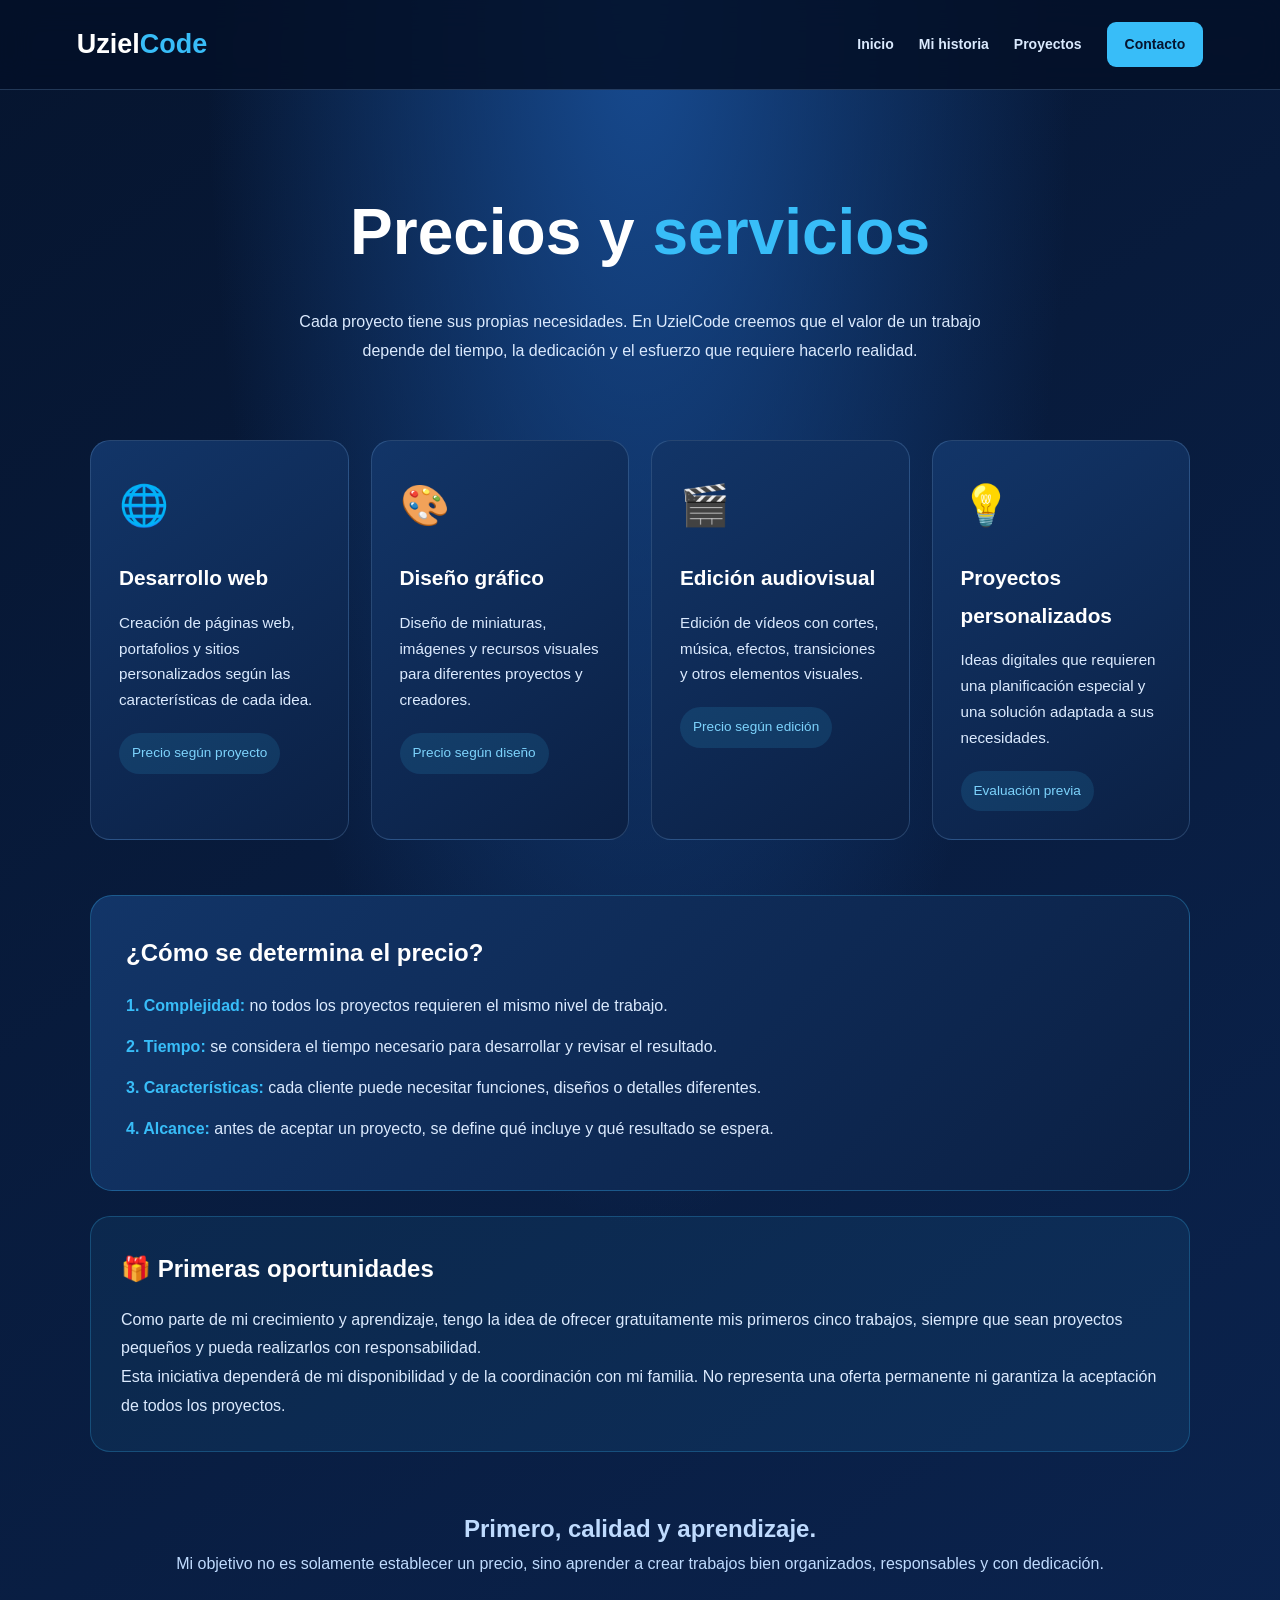
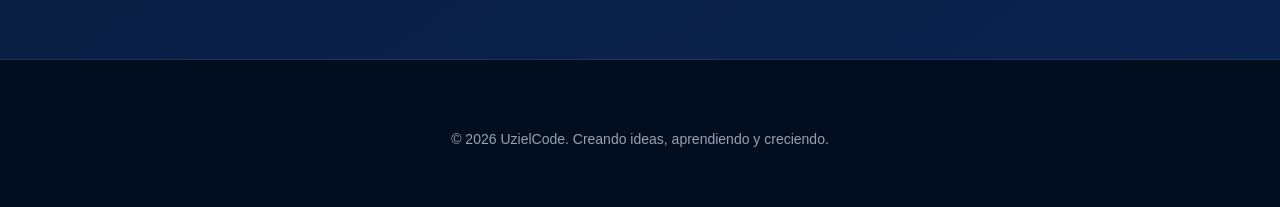
<file: precios.html>
<!DOCTYPE html>
<html lang="es">
<head>
    <meta charset="UTF-8">
    <meta name="viewport" content="width=device-width, initial-scale=1.0">
    <title>Precios | UzielCode</title>
    <link rel="stylesheet" href="estilos.css">

    <style>
        .prices-hero {
            text-align: center;
            padding: 85px 20px 45px;
        }

        .prices-hero h1 {
            font-size: clamp(2.5rem, 6vw, 4rem);
            margin-bottom: 18px;
        }

        .prices-hero h1 span {
            color: #38bdf8;
        }

        .prices-hero p {
            max-width: 720px;
            margin: auto;
            color: #dbeafe;
            line-height: 1.8;
        }

        .prices-section {
            max-width: 1150px;
            margin: auto;
            padding: 30px 25px 80px;
        }

        .prices-grid {
            display: grid;
            grid-template-columns: repeat(auto-fit, minmax(240px, 1fr));
            gap: 22px;
        }

        .price-card {
            background: linear-gradient(145deg, #123568, #0b2044);
            border: 1px solid rgba(147,197,253,.2);
            border-radius: 20px;
            padding: 28px;
            transition: .3s;
        }

        .price-card:hover {
            transform: translateY(-7px);
            border-color: #38bdf8;
        }

        .price-icon {
            font-size: 2.5rem;
            margin-bottom: 18px;
        }

        .price-card h3 {
            font-size: 1.3rem;
            margin-bottom: 13px;
        }

        .price-card p {
            color: #dbeafe;
            line-height: 1.7;
            font-size: .95rem;
        }

        .price-label {
            display: inline-block;
            margin-top: 20px;
            padding: 8px 13px;
            border-radius: 30px;
            background: rgba(56,189,248,.13);
            color: #7dd3fc;
            font-size: .85rem;
        }

        .info-panel {
            margin-top: 55px;
            padding: 35px;
            border-radius: 22px;
            background: linear-gradient(135deg, #123568, #0b2044);
            border: 1px solid rgba(56,189,248,.3);
        }

        .info-panel h2 {
            margin-bottom: 18px;
        }

        .info-panel p {
            color: #dbeafe;
            line-height: 1.8;
            margin-bottom: 12px;
        }

        .info-panel strong {
            color: #38bdf8;
        }

        .free-panel {
            margin-top: 25px;
            padding: 30px;
            border-radius: 20px;
            background: rgba(56,189,248,.08);
            border: 1px solid rgba(56,189,248,.25);
        }

        .free-panel h2 {
            margin-bottom: 15px;
        }

        .free-panel p {
            color: #dbeafe;
            line-height: 1.8;
        }

        .closing-text {
            text-align: center;
            margin-top: 55px;
            color: #bfdbfe;
            line-height: 1.8;
        }

        @media(max-width:600px) {
            .prices-hero {
                padding-top: 60px;
            }

            .info-panel,
            .free-panel {
                padding: 24px;
            }
        }
    </style>
</head>

<body>

<header class="header">
    <a href="index.html" class="logo">Uziel<span>Code</span></a>

    <nav class="nav">
        <a href="index.html">Inicio</a>
        <a href="descripcion.html">Mi historia</a>
        <a href="proyectos.html">Proyectos</a>
        <a href="solicitar-proyecto.html" class="nav-button">Contacto</a>
    </nav>
</header>

<main>

    <section class="prices-hero">
        <h1>Precios y <span>servicios</span></h1>

        <p>
            Cada proyecto tiene sus propias necesidades. En UzielCode
            creemos que el valor de un trabajo depende del tiempo,
            la dedicación y el esfuerzo que requiere hacerlo realidad.
        </p>
    </section>

    <section class="prices-section">

        <div class="prices-grid">

            <article class="price-card">
                <div class="price-icon">🌐</div>
                <h3>Desarrollo web</h3>
                <p>
                    Creación de páginas web, portafolios y sitios
                    personalizados según las características de cada idea.
                </p>
                <span class="price-label">Precio según proyecto</span>
            </article>

            <article class="price-card">
                <div class="price-icon">🎨</div>
                <h3>Diseño gráfico</h3>
                <p>
                    Diseño de miniaturas, imágenes y recursos visuales
                    para diferentes proyectos y creadores.
                </p>
                <span class="price-label">Precio según diseño</span>
            </article>

            <article class="price-card">
                <div class="price-icon">🎬</div>
                <h3>Edición audiovisual</h3>
                <p>
                    Edición de vídeos con cortes, música, efectos,
                    transiciones y otros elementos visuales.
                </p>
                <span class="price-label">Precio según edición</span>
            </article>

            <article class="price-card">
                <div class="price-icon">💡</div>
                <h3>Proyectos personalizados</h3>
                <p>
                    Ideas digitales que requieren una planificación
                    especial y una solución adaptada a sus necesidades.
                </p>
                <span class="price-label">Evaluación previa</span>
            </article>

        </div>

        <section class="info-panel">
            <h2>¿Cómo se determina el precio?</h2>

            <p>
                <strong>1. Complejidad:</strong> no todos los proyectos
                requieren el mismo nivel de trabajo.
            </p>

            <p>
                <strong>2. Tiempo:</strong> se considera el tiempo
                necesario para desarrollar y revisar el resultado.
            </p>

            <p>
                <strong>3. Características:</strong> cada cliente puede
                necesitar funciones, diseños o detalles diferentes.
            </p>

            <p>
                <strong>4. Alcance:</strong> antes de aceptar un proyecto,
                se define qué incluye y qué resultado se espera.
            </p>
        </section>

        <section class="free-panel">
            <h2>🎁 Primeras oportunidades</h2>

            <p>
                Como parte de mi crecimiento y aprendizaje, tengo la idea
                de ofrecer gratuitamente mis primeros cinco trabajos,
                siempre que sean proyectos pequeños y pueda realizarlos
                con responsabilidad.
            </p>

            <p>
                Esta iniciativa dependerá de mi disponibilidad y de la
                coordinación con mi familia. No representa una oferta
                permanente ni garantiza la aceptación de todos los proyectos.
            </p>
        </section>

        <div class="closing-text">
            <h2>Primero, calidad y aprendizaje.</h2>

            <p>
                Mi objetivo no es solamente establecer un precio,
                sino aprender a crear trabajos bien organizados,
                responsables y con dedicación.
            </p>
        </div>

    </section>

</main>

<footer class="footer">
    <p>© <span id="year"></span> UzielCode. Creando ideas, aprendiendo y creciendo.</p>
</footer>

<script src="script.js"></script>

</body>
</html>
</file>
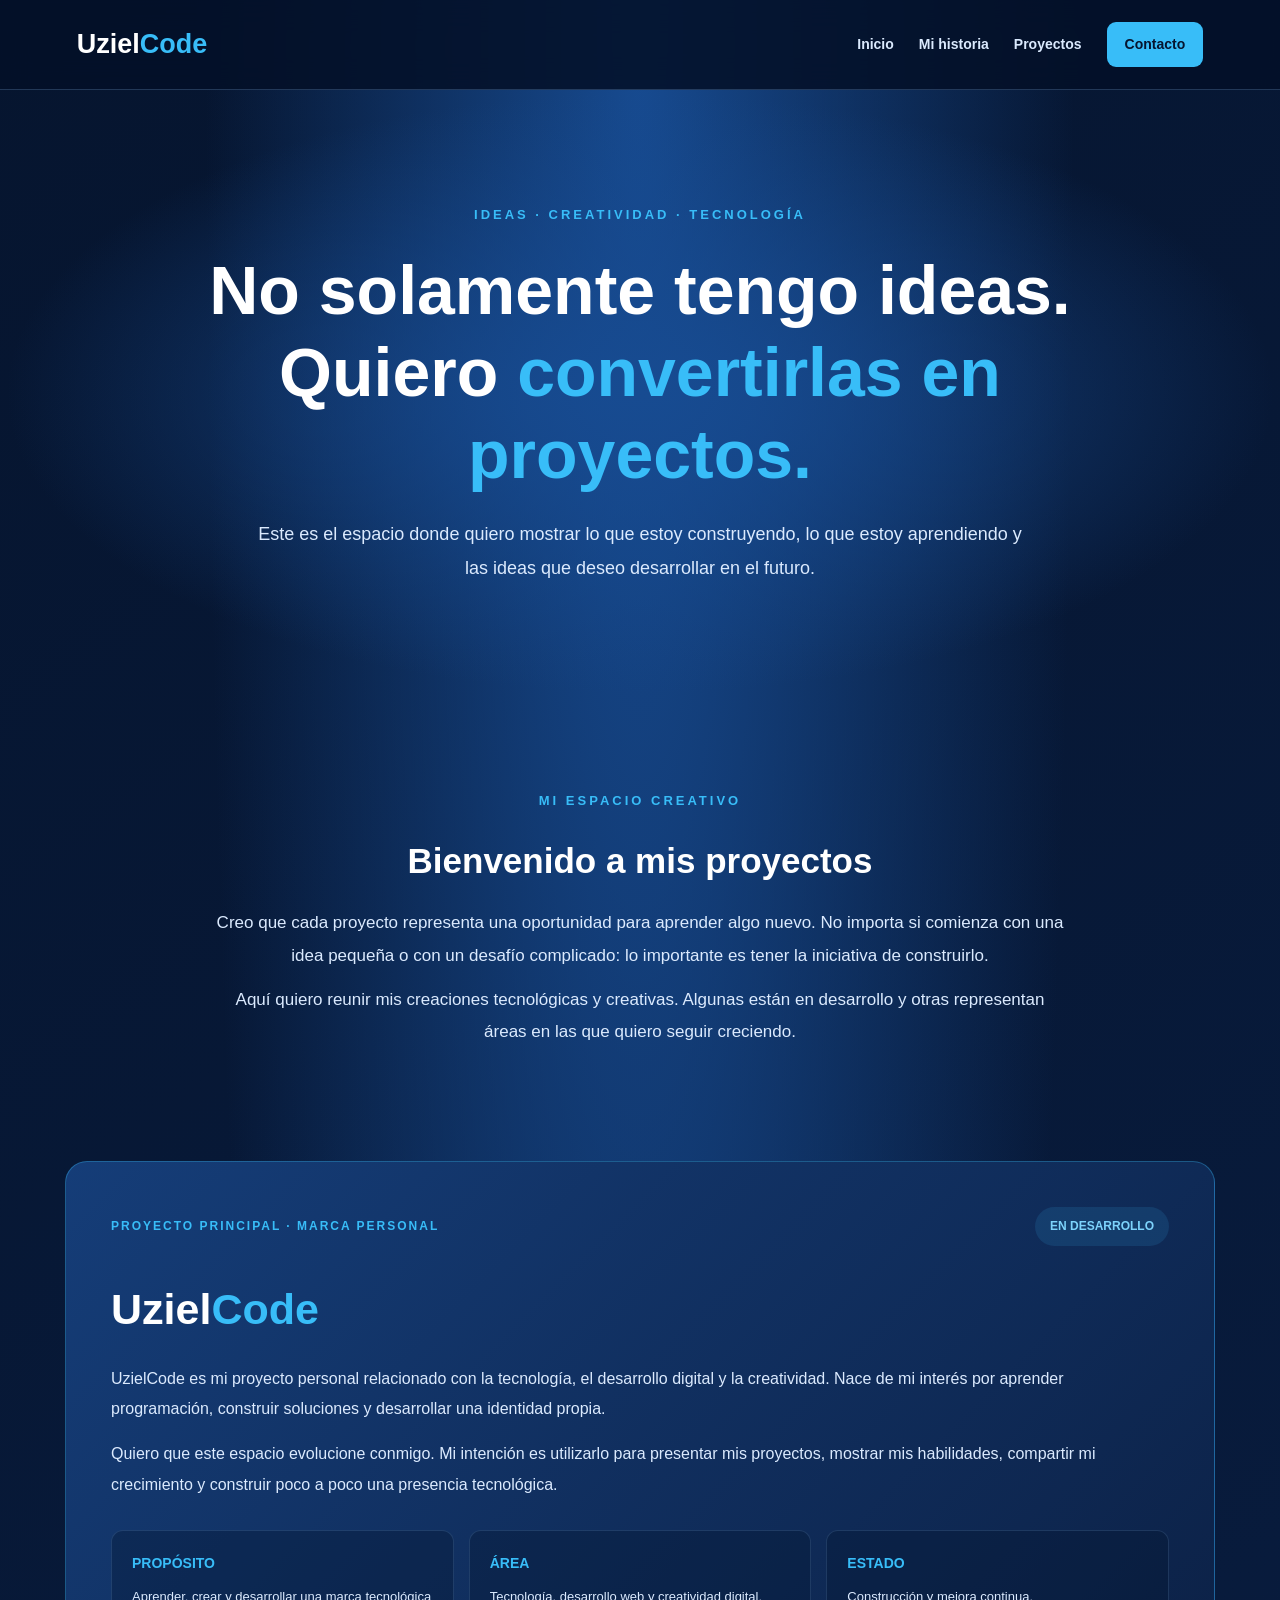
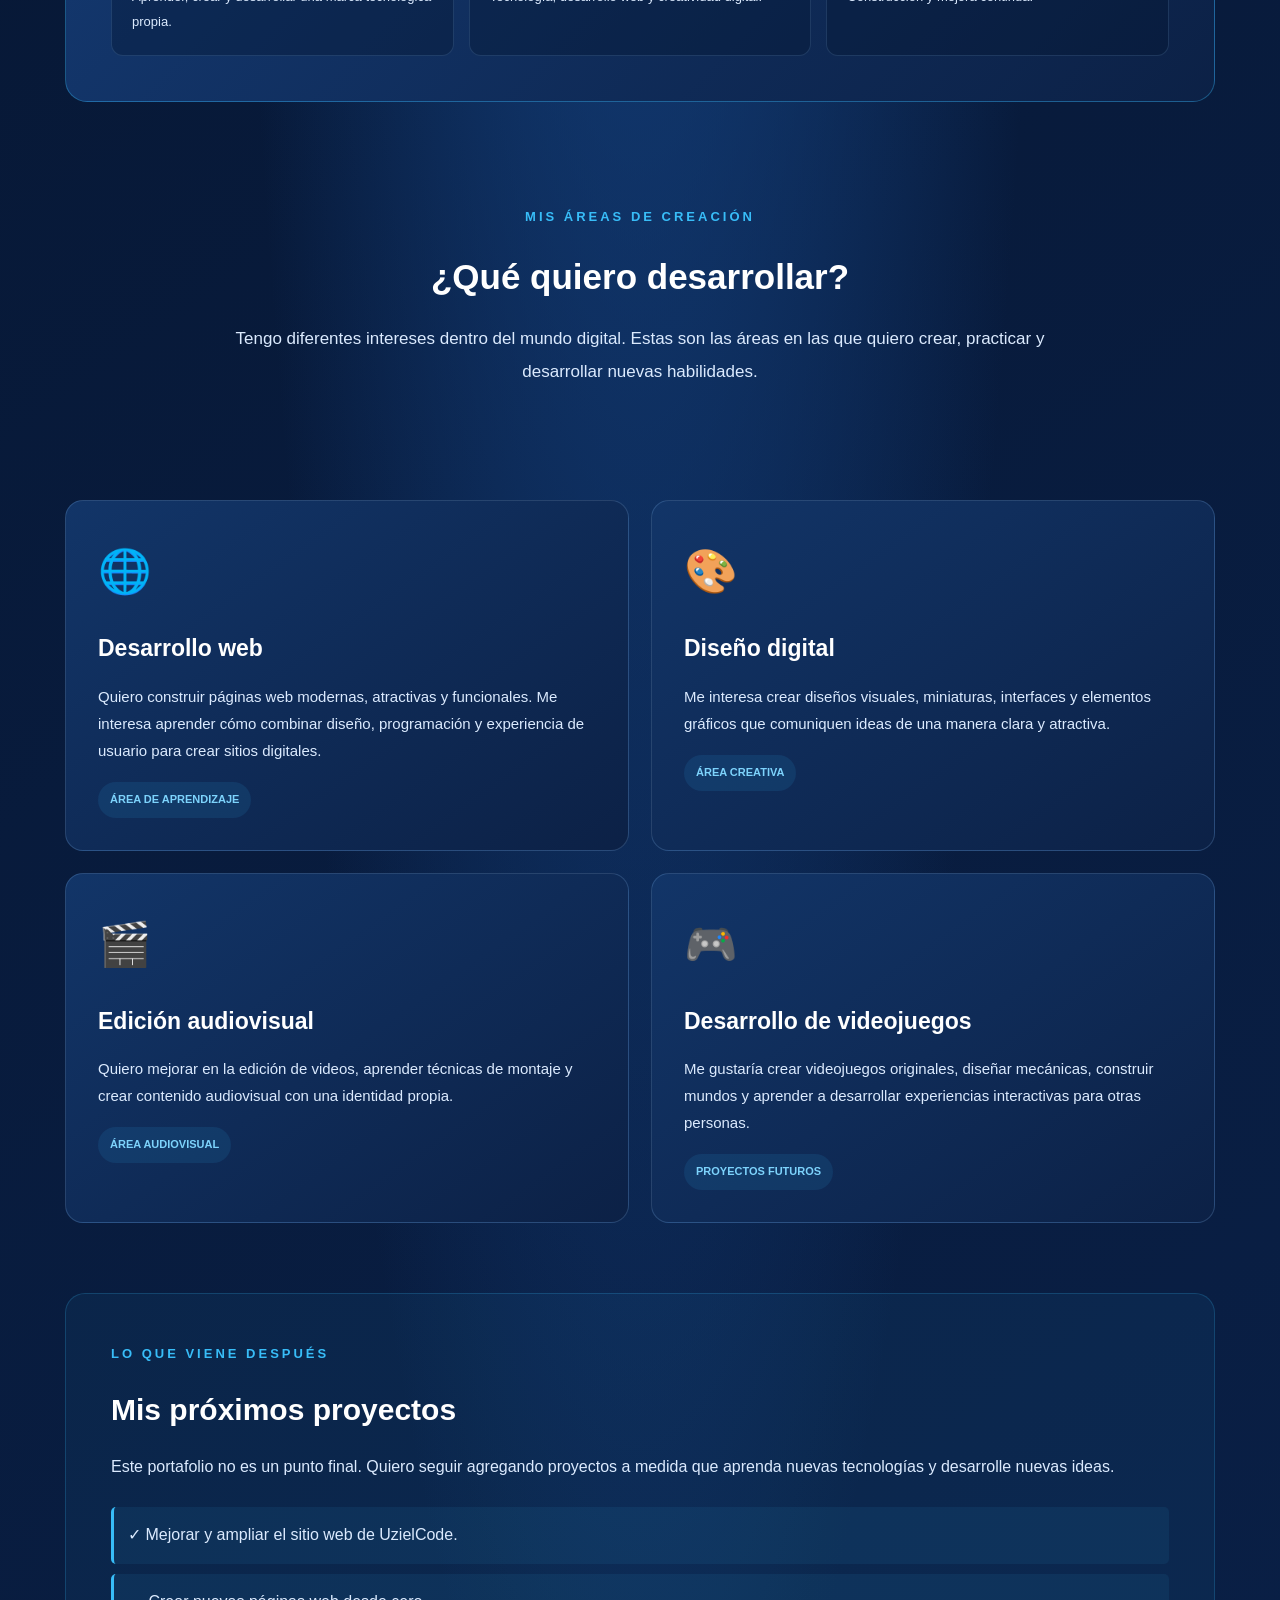
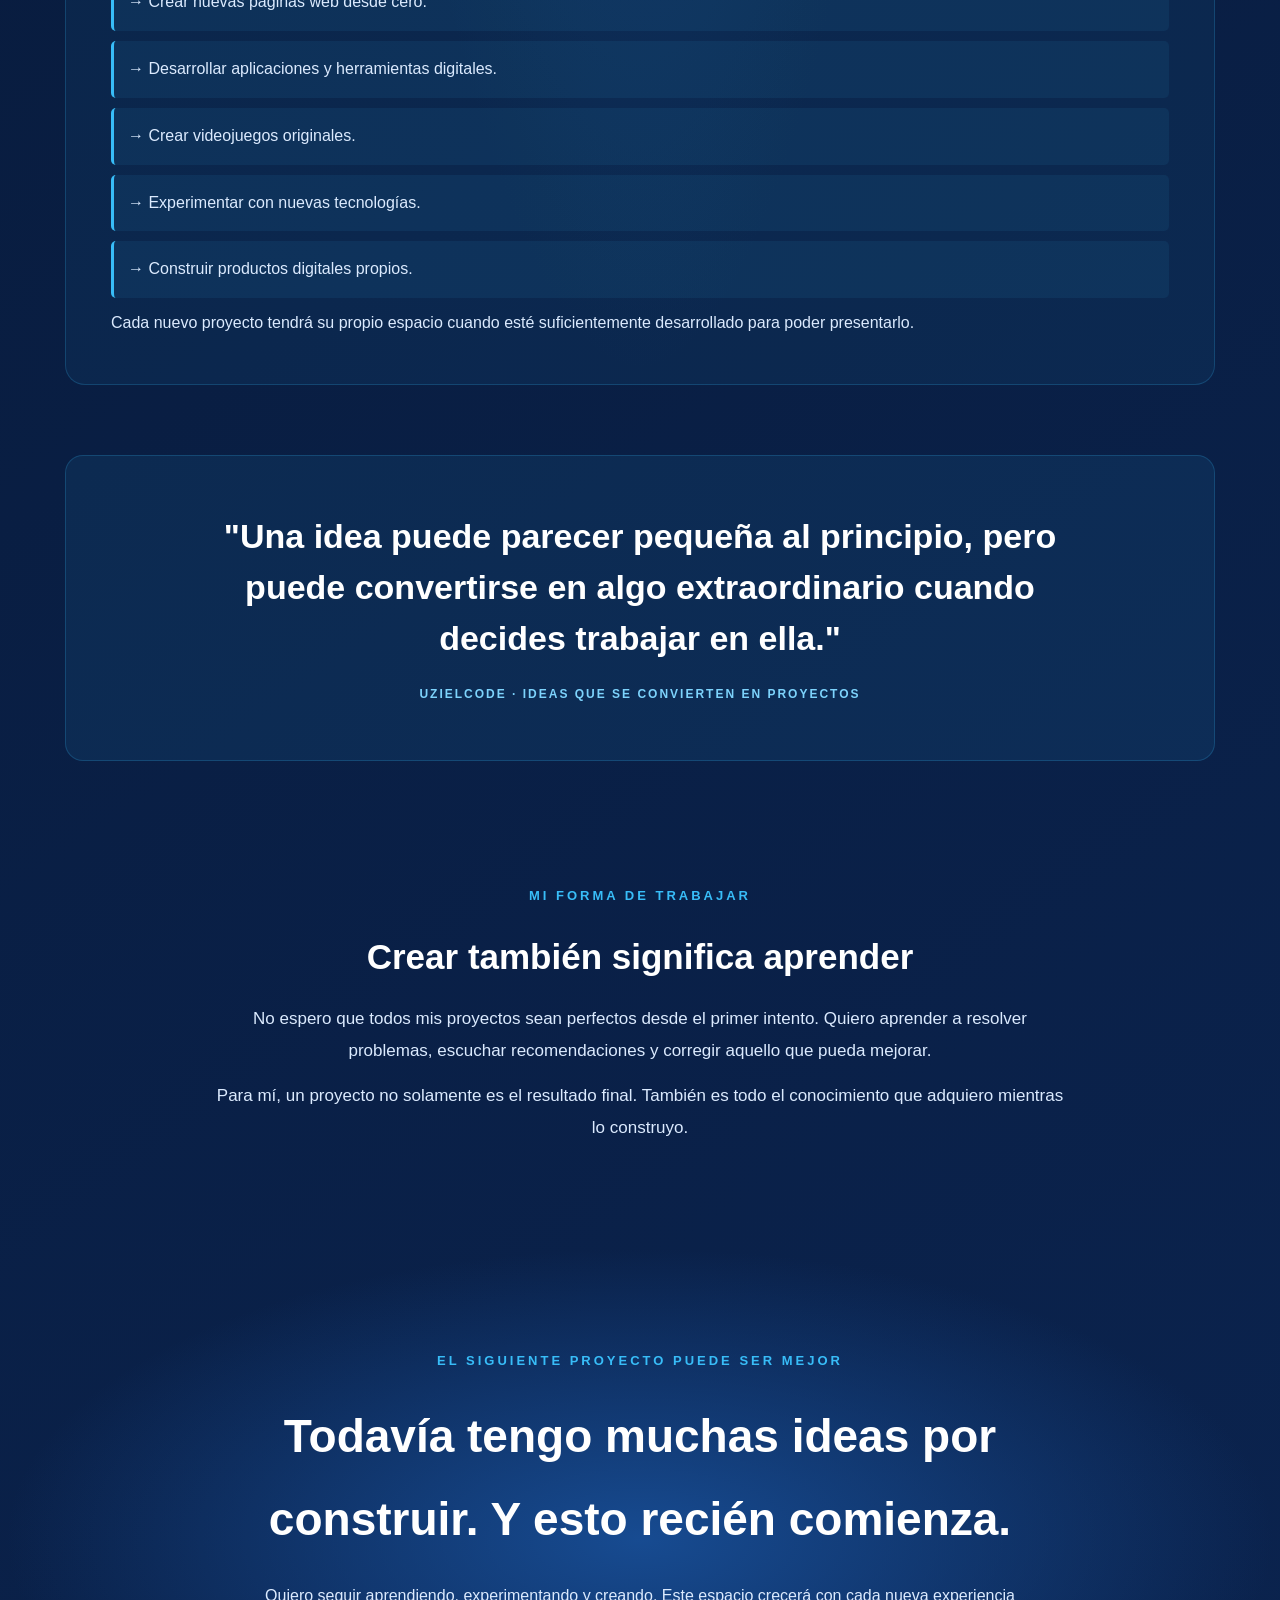
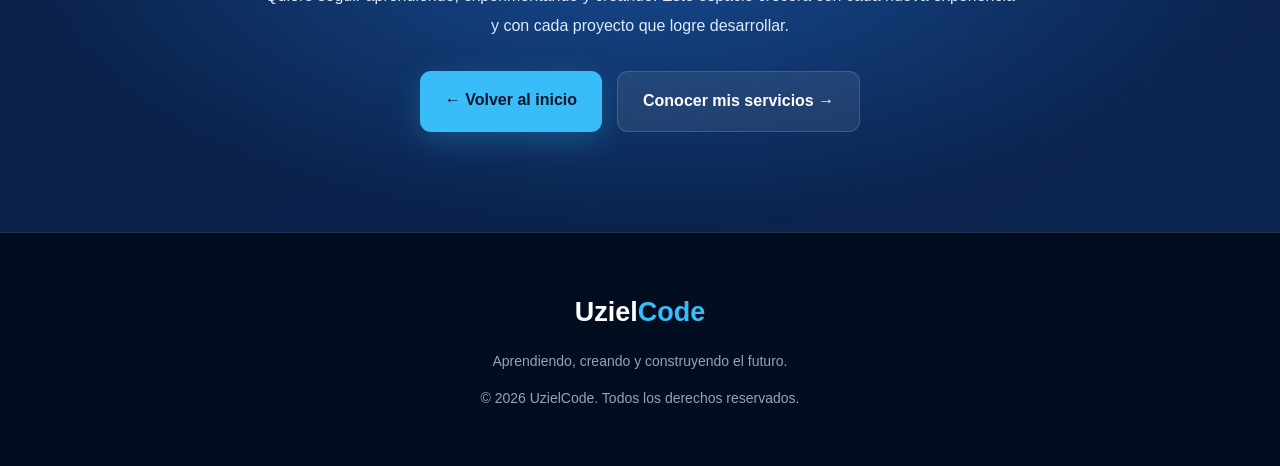
<file: proyectos.html>
<!DOCTYPE html>
<html lang="es">
<head>
    <meta charset="UTF-8">
    <meta name="viewport" content="width=device-width, initial-scale=1.0">
    <meta name="description" content="Descubre los proyectos tecnológicos y creativos de UzielCode.">
    <title>Mis proyectos | UzielCode</title>

    <link rel="stylesheet" href="estilos.css">

    <style>
        .projects-hero {
            padding: 110px 7%;
            text-align: center;
            background: radial-gradient(ellipse at center, #174b91, transparent 70%);
        }

        .projects-hero h1 {
            max-width: 950px;
            margin: 22px auto;
            font-size: clamp(42px, 6vw, 68px);
            line-height: 1.2;
        }

        .projects-hero h1 span {
            color: #38bdf8;
        }

        .projects-hero p {
            max-width: 780px;
            margin: auto;
            color: #dbeafe;
            font-size: 18px;
            line-height: 1.9;
        }

        .projects-container {
            max-width: 1200px;
            padding: 25px;
            margin: auto;
        }

        .projects-intro {
            text-align: center;
            padding: 65px 20px;
        }

        .projects-intro h2 {
            font-size: 35px;
            margin: 15px 0;
        }

        .projects-intro p {
            max-width: 850px;
            margin: 12px auto;
            color: #dbeafe;
            line-height: 1.9;
            font-size: 17px;
        }

        .project-feature {
            padding: 45px;
            margin: 35px 0;
            border-radius: 22px;
            background: linear-gradient(135deg, #153d78, #0c2146);
            border: 1px solid rgba(56,189,248,.35);
            transition: .35s;
        }

        .project-feature:hover {
            transform: translateY(-5px);
            border-color: #38bdf8;
            box-shadow: 0 20px 50px rgba(0,0,0,.2);
        }

        .project-top {
            display: flex;
            justify-content: space-between;
            align-items: center;
            flex-wrap: wrap;
            gap: 15px;
        }

        .project-category {
            color: #38bdf8;
            font-size: 12px;
            font-weight: 900;
            letter-spacing: 2px;
        }

        .project-status {
            padding: 9px 15px;
            border-radius: 30px;
            background: rgba(56,189,248,.12);
            color: #7dd3fc;
            font-size: 12px;
            font-weight: bold;
        }

        .project-feature h2 {
            color: white;
            font-size: clamp(30px, 4vw, 43px);
            margin: 25px 0 15px;
        }

        .project-feature h2 span {
            color: #38bdf8;
        }

        .project-feature p {
            color: #dbeafe;
            line-height: 1.9;
            margin: 15px 0;
        }

        .project-details {
            display: grid;
            grid-template-columns: repeat(3, 1fr);
            gap: 15px;
            margin-top: 30px;
        }

        .detail-box {
            background: rgba(4,20,48,.35);
            padding: 20px;
            border-radius: 12px;
            border: 1px solid rgba(147,197,253,.15);
        }

        .detail-box h3 {
            color: #38bdf8;
            font-size: 14px;
            margin-bottom: 9px;
        }

        .detail-box p {
            font-size: 13px;
            margin: 0;
        }

        .projects-grid {
            display: grid;
            grid-template-columns: repeat(2, 1fr);
            gap: 22px;
            margin: 35px 0;
        }

        .project-card {
            padding: 32px;
            border-radius: 18px;
            background: linear-gradient(145deg, #123568, #0c2146);
            border: 1px solid rgba(147,197,253,.2);
            transition: .35s;
        }

        .project-card:hover {
            transform: translateY(-7px);
            border-color: #38bdf8;
            box-shadow: 0 18px 40px rgba(0,0,0,.2);
        }

        .project-icon {
            font-size: 43px;
            margin-bottom: 18px;
        }

        .project-card h3 {
            color: white;
            font-size: 23px;
            margin-bottom: 13px;
        }

        .project-card p {
            color: #dbeafe;
            line-height: 1.8;
            font-size: 15px;
        }

        .project-tag {
            display: inline-block;
            margin-top: 18px;
            padding: 8px 12px;
            border-radius: 30px;
            background: rgba(56,189,248,.1);
            color: #7dd3fc;
            font-size: 11px;
            font-weight: bold;
        }

        .future-section {
            margin: 70px 0;
            padding: 45px;
            border-radius: 20px;
            background: rgba(56,189,248,.06);
            border: 1px solid rgba(56,189,248,.2);
        }

        .future-section h2 {
            color: white;
            font-size: 30px;
            margin: 15px 0;
        }

        .future-section p {
            color: #dbeafe;
            line-height: 1.9;
        }

        .future-list {
            list-style: none;
            padding: 0;
            margin-top: 25px;
        }

        .future-list li {
            padding: 14px;
            margin: 10px 0;
            background: rgba(56,189,248,.07);
            border-left: 3px solid #38bdf8;
            border-radius: 5px;
            color: #dbeafe;
        }

        .project-quote {
            text-align: center;
            padding: 55px 25px;
            margin: 55px 0;
            border-radius: 18px;
            background: rgba(56,189,248,.08);
            border: 1px solid rgba(56,189,248,.2);
        }

        .project-quote h2 {
            color: white;
            max-width: 850px;
            margin: auto;
            font-size: clamp(24px, 4vw, 34px);
            line-height: 1.5;
        }

        .project-quote p {
            color: #7dd3fc;
            margin-top: 20px;
            font-size: 12px;
            font-weight: bold;
            letter-spacing: 2px;
        }

        .projects-final {
            text-align: center;
            padding: 100px 7%;
            background: radial-gradient(ellipse at center, #174b91, transparent 70%);
        }

        .projects-final h2 {
            max-width: 850px;
            margin: 20px auto;
            font-size: clamp(30px, 5vw, 46px);
        }

        .projects-final p {
            max-width: 750px;
            margin: auto;
            color: #dbeafe;
            line-height: 1.9;
        }

        .project-buttons {
            display: flex;
            justify-content: center;
            flex-wrap: wrap;
            gap: 15px;
            margin-top: 30px;
        }

        @media (max-width: 750px) {
            .projects-grid {
                grid-template-columns: 1fr;
            }

            .project-details {
                grid-template-columns: 1fr;
            }

            .project-feature,
            .future-section {
                padding: 28px 22px;
            }

            .projects-hero {
                padding: 80px 6%;
            }
        }
    </style>
</head>

<body>

    <header class="header">
        <a href="index.html" class="logo">
            Uziel<span>Code</span>
        </a>

        <nav class="nav">
            <a href="index.html">Inicio</a>
            <a href="descripcion.html">Mi historia</a>
            <a href="proyectos.html">Proyectos</a>
            <a href="solicitar-proyecto.html" class="nav-button">Contacto</a>
        </nav>
    </header>

    <main>

        <section class="projects-hero">
            <span class="eyebrow">IDEAS · CREATIVIDAD · TECNOLOGÍA</span>

            <h1>
                No solamente tengo ideas.
                Quiero <span>convertirlas en proyectos.</span>
            </h1>

            <p>
                Este es el espacio donde quiero mostrar lo que estoy
                construyendo, lo que estoy aprendiendo y las ideas
                que deseo desarrollar en el futuro.
            </p>
        </section>

        <div class="projects-container">

            <section class="projects-intro">
                <span class="eyebrow">MI ESPACIO CREATIVO</span>

                <h2>Bienvenido a mis proyectos</h2>

                <p>
                    Creo que cada proyecto representa una oportunidad
                    para aprender algo nuevo. No importa si comienza
                    con una idea pequeña o con un desafío complicado:
                    lo importante es tener la iniciativa de construirlo.
                </p>

                <p>
                    Aquí quiero reunir mis creaciones tecnológicas
                    y creativas. Algunas están en desarrollo y otras
                    representan áreas en las que quiero seguir creciendo.
                </p>
            </section>

            <section class="project-feature">

                <div class="project-top">
                    <span class="project-category">
                        PROYECTO PRINCIPAL · MARCA PERSONAL
                    </span>

                    <span class="project-status">
                        EN DESARROLLO
                    </span>
                </div>

                <h2>Uziel<span>Code</span></h2>

                <p>
                    UzielCode es mi proyecto personal relacionado
                    con la tecnología, el desarrollo digital y la creatividad.
                    Nace de mi interés por aprender programación,
                    construir soluciones y desarrollar una identidad propia.
                </p>

                <p>
                    Quiero que este espacio evolucione conmigo.
                    Mi intención es utilizarlo para presentar mis proyectos,
                    mostrar mis habilidades, compartir mi crecimiento
                    y construir poco a poco una presencia tecnológica.
                </p>

                <div class="project-details">

                    <div class="detail-box">
                        <h3>PROPÓSITO</h3>
                        <p>
                            Aprender, crear y desarrollar una marca
                            tecnológica propia.
                        </p>
                    </div>

                    <div class="detail-box">
                        <h3>ÁREA</h3>
                        <p>
                            Tecnología, desarrollo web y creatividad digital.
                        </p>
                    </div>

                    <div class="detail-box">
                        <h3>ESTADO</h3>
                        <p>
                            Construcción y mejora continua.
                        </p>
                    </div>

                </div>

            </section>

            <section class="projects-intro">
                <span class="eyebrow">MIS ÁREAS DE CREACIÓN</span>

                <h2>¿Qué quiero desarrollar?</h2>

                <p>
                    Tengo diferentes intereses dentro del mundo digital.
                    Estas son las áreas en las que quiero crear,
                    practicar y desarrollar nuevas habilidades.
                </p>
            </section>

            <div class="projects-grid">

                <article class="project-card">
                    <div class="project-icon">🌐</div>

                    <h3>Desarrollo web</h3>

                    <p>
                        Quiero construir páginas web modernas,
                        atractivas y funcionales. Me interesa aprender
                        cómo combinar diseño, programación y experiencia
                        de usuario para crear sitios digitales.
                    </p>

                    <span class="project-tag">ÁREA DE APRENDIZAJE</span>
                </article>

                <article class="project-card">
                    <div class="project-icon">🎨</div>

                    <h3>Diseño digital</h3>

                    <p>
                        Me interesa crear diseños visuales,
                        miniaturas, interfaces y elementos gráficos
                        que comuniquen ideas de una manera clara
                        y atractiva.
                    </p>

                    <span class="project-tag">ÁREA CREATIVA</span>
                </article>

                <article class="project-card">
                    <div class="project-icon">🎬</div>

                    <h3>Edición audiovisual</h3>

                    <p>
                        Quiero mejorar en la edición de videos,
                        aprender técnicas de montaje y crear contenido
                        audiovisual con una identidad propia.
                    </p>

                    <span class="project-tag">ÁREA AUDIOVISUAL</span>
                </article>

                <article class="project-card">
                    <div class="project-icon">🎮</div>

                    <h3>Desarrollo de videojuegos</h3>

                    <p>
                        Me gustaría crear videojuegos originales,
                        diseñar mecánicas, construir mundos
                        y aprender a desarrollar experiencias
                        interactivas para otras personas.
                    </p>

                    <span class="project-tag">PROYECTOS FUTUROS</span>
                </article>

            </div>

            <section class="future-section">

                <span class="eyebrow">LO QUE VIENE DESPUÉS</span>

                <h2>Mis próximos proyectos</h2>

                <p>
                    Este portafolio no es un punto final.
                    Quiero seguir agregando proyectos a medida
                    que aprenda nuevas tecnologías y desarrolle
                    nuevas ideas.
                </p>

                <ul class="future-list">
                    <li>✓ Mejorar y ampliar el sitio web de UzielCode.</li>
                    <li>→ Crear nuevas páginas web desde cero.</li>
                    <li>→ Desarrollar aplicaciones y herramientas digitales.</li>
                    <li>→ Crear videojuegos originales.</li>
                    <li>→ Experimentar con nuevas tecnologías.</li>
                    <li>→ Construir productos digitales propios.</li>
                </ul>

                <p>
                    Cada nuevo proyecto tendrá su propio espacio
                    cuando esté suficientemente desarrollado
                    para poder presentarlo.
                </p>

            </section>

            <section class="project-quote">
                <h2>
                    "Una idea puede parecer pequeña al principio,
                    pero puede convertirse en algo extraordinario
                    cuando decides trabajar en ella."
                </h2>

                <p>UZIELCODE · IDEAS QUE SE CONVIERTEN EN PROYECTOS</p>
            </section>

            <section class="projects-intro">
                <span class="eyebrow">MI FORMA DE TRABAJAR</span>

                <h2>Crear también significa aprender</h2>

                <p>
                    No espero que todos mis proyectos sean perfectos
                    desde el primer intento. Quiero aprender a resolver
                    problemas, escuchar recomendaciones y corregir
                    aquello que pueda mejorar.
                </p>

                <p>
                    Para mí, un proyecto no solamente es el resultado final.
                    También es todo el conocimiento que adquiero
                    mientras lo construyo.
                </p>
            </section>

        </div>

        <section class="projects-final">

            <span class="eyebrow">EL SIGUIENTE PROYECTO PUEDE SER MEJOR</span>

            <h2>
                Todavía tengo muchas ideas por construir.
                Y esto recién comienza.
            </h2>

            <p>
                Quiero seguir aprendiendo, experimentando y creando.
                Este espacio crecerá con cada nueva experiencia
                y con cada proyecto que logre desarrollar.
            </p>

            <div class="project-buttons">

                <a href="index.html" class="btn primary">
                    ← Volver al inicio
                </a>

                <a href="servicios.html" class="btn secondary">
                    Conocer mis servicios →
                </a>

            </div>

        </section>

    </main>

    <footer class="footer">

        <a href="index.html" class="logo">
            Uziel<span>Code</span>
        </a>

        <p>Aprendiendo, creando y construyendo el futuro.</p>

        <p>
            © <span id="year"></span> UzielCode.
            Todos los derechos reservados.
        </p>

    </footer>

    <script src="script.js"></script>

</body>
</html>
</file>
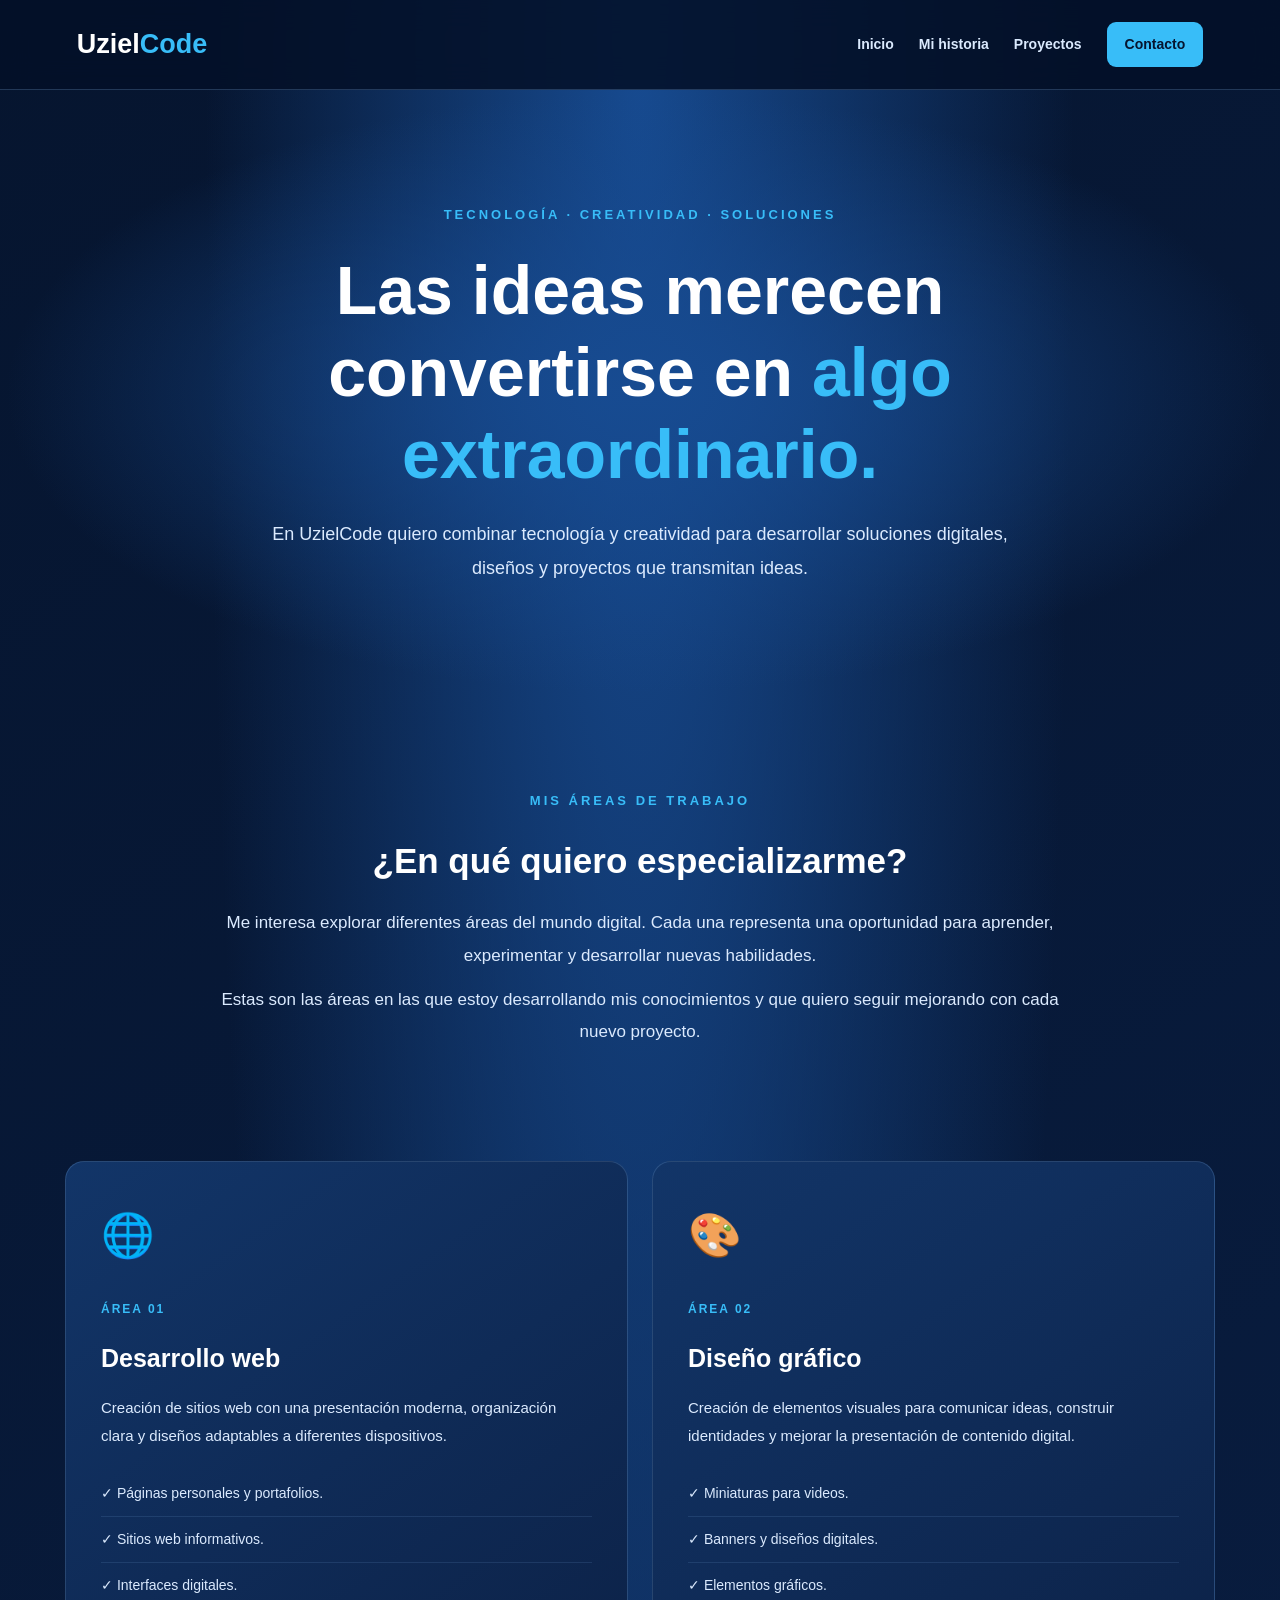
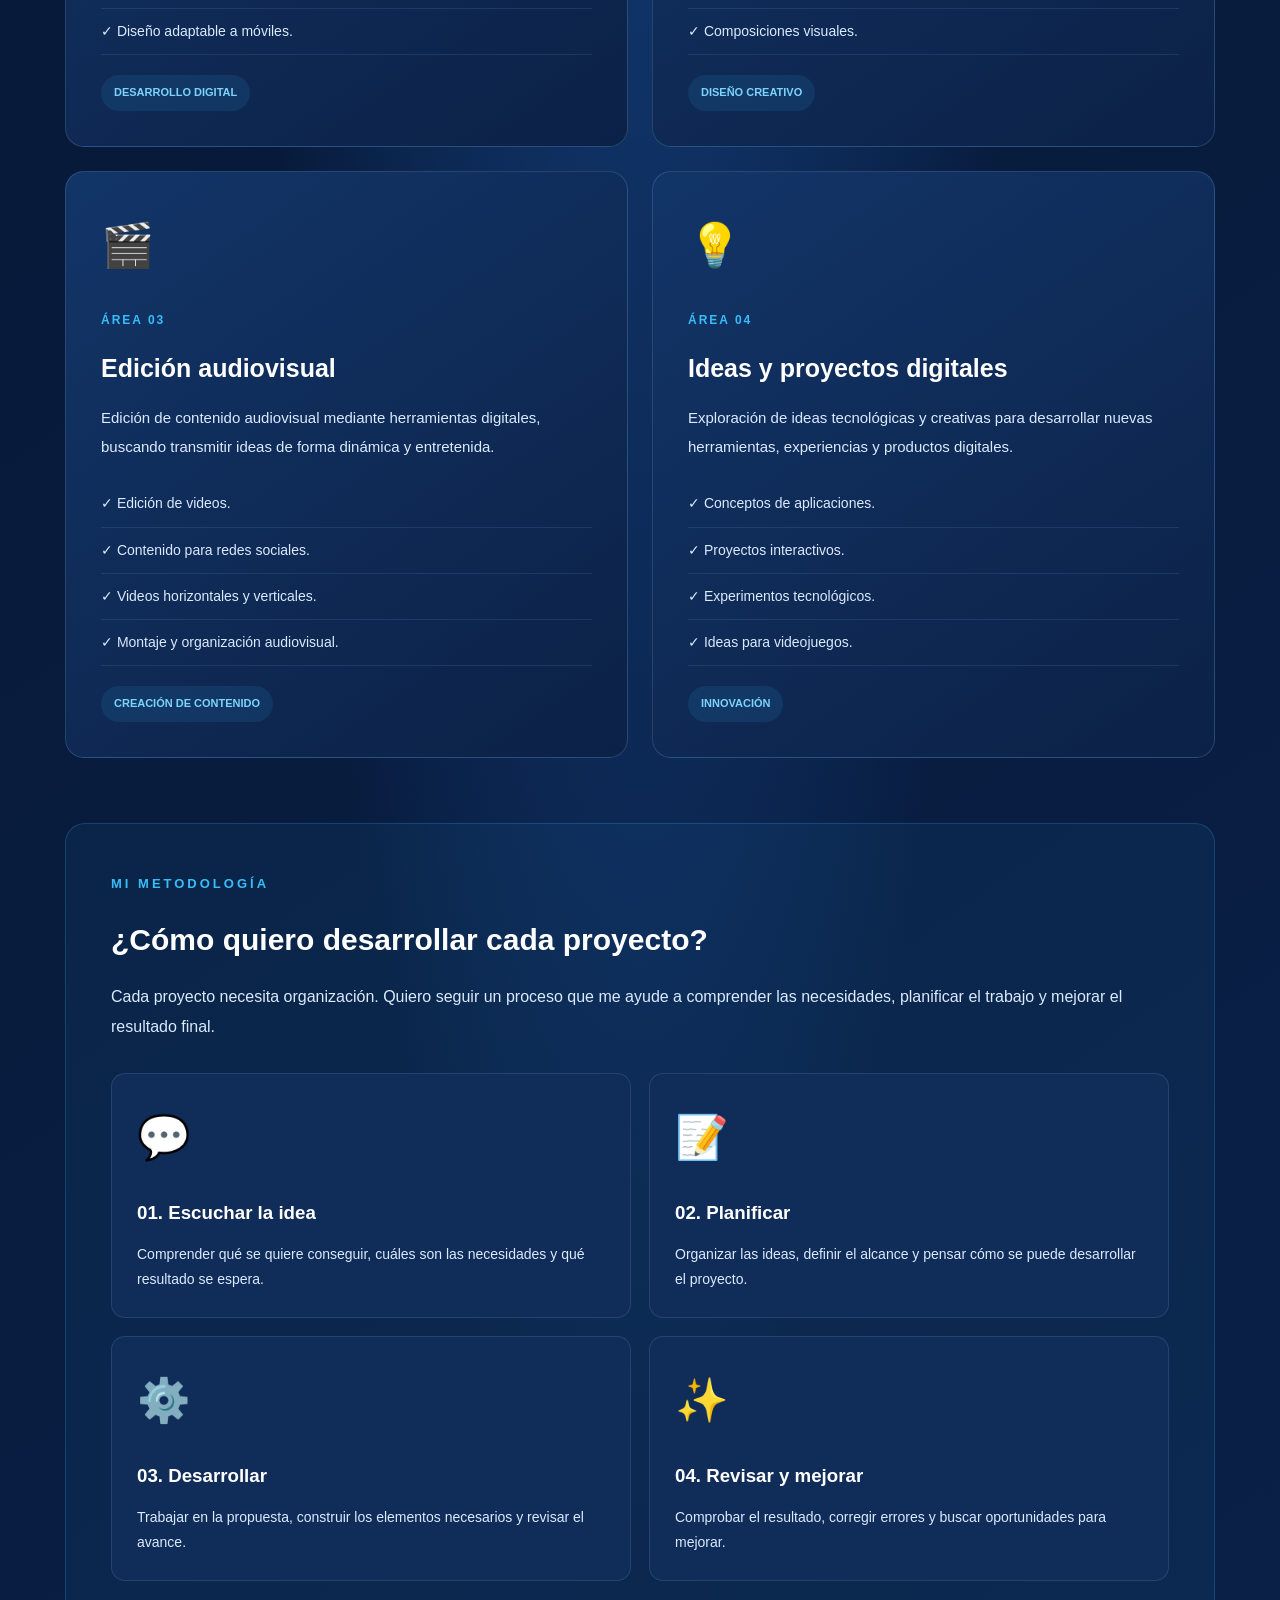
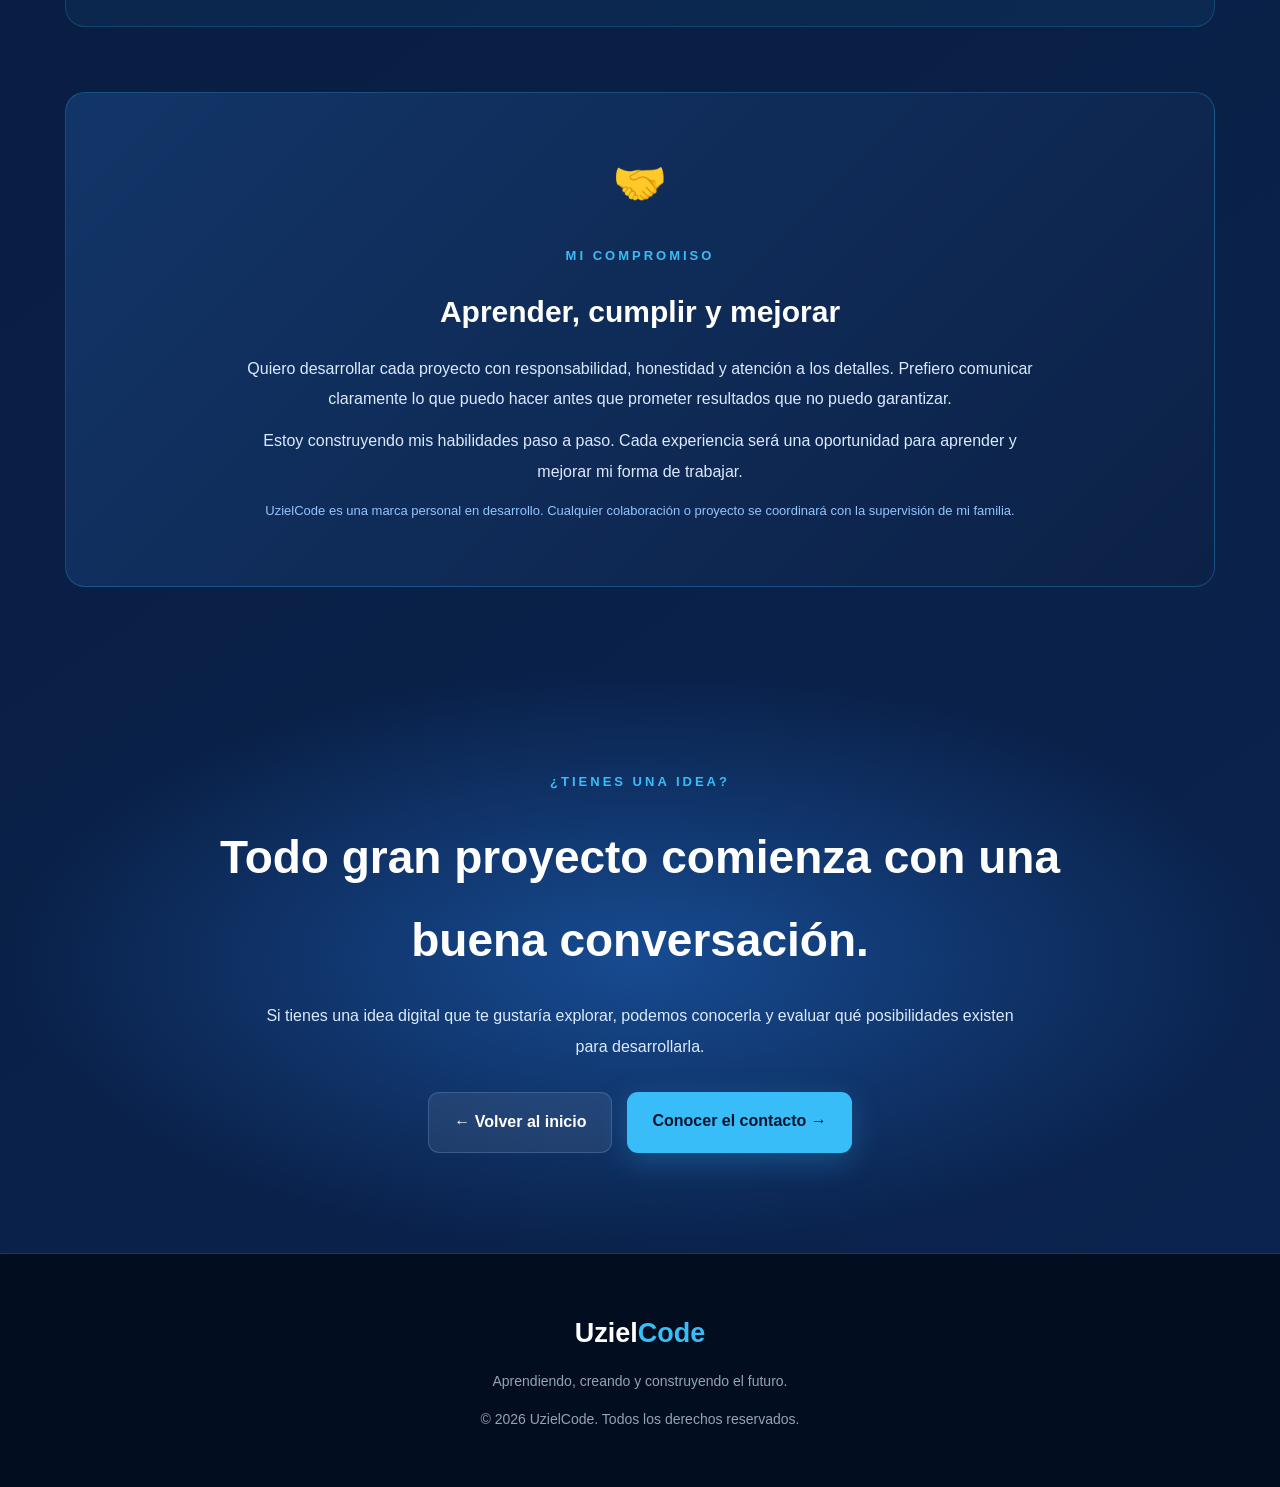
<file: servicios.html>
<!DOCTYPE html>
<html lang="es">
<head>
    <meta charset="UTF-8">
    <meta name="viewport" content="width=device-width, initial-scale=1.0">
    <meta name="description" content="Conoce las áreas creativas y tecnológicas de UzielCode.">
    <title>Servicios | UzielCode</title>

    <link rel="stylesheet" href="estilos.css">

    <style>
        .services-hero {
            padding: 110px 7%;
            text-align: center;
            background: radial-gradient(ellipse at center, #174b91, transparent 70%);
        }

        .services-hero h1 {
            max-width: 950px;
            margin: 22px auto;
            font-size: clamp(42px, 6vw, 68px);
            line-height: 1.2;
        }

        .services-hero h1 span {
            color: #38bdf8;
        }

        .services-hero p {
            max-width: 780px;
            margin: auto;
            color: #dbeafe;
            font-size: 18px;
            line-height: 1.9;
        }

        .services-container {
            max-width: 1200px;
            padding: 25px;
            margin: auto;
        }

        .services-intro {
            text-align: center;
            padding: 65px 20px;
        }

        .services-intro h2 {
            font-size: 35px;
            margin: 15px 0;
        }

        .services-intro p {
            max-width: 850px;
            margin: 12px auto;
            color: #dbeafe;
            font-size: 17px;
            line-height: 1.9;
        }

        .services-grid {
            display: grid;
            grid-template-columns: repeat(2, 1fr);
            gap: 24px;
            margin: 35px 0;
        }

        .service-card {
            padding: 35px;
            border-radius: 19px;
            background: linear-gradient(145deg, #123568, #0c2146);
            border: 1px solid rgba(147,197,253,.2);
            transition: .35s;
        }

        .service-card:hover {
            transform: translateY(-7px);
            border-color: #38bdf8;
            box-shadow: 0 18px 45px rgba(0,0,0,.2);
        }

        .service-icon {
            font-size: 43px;
            margin-bottom: 20px;
        }

        .service-number {
            color: #38bdf8;
            font-size: 12px;
            font-weight: 900;
            letter-spacing: 2px;
        }

        .service-card h2 {
            color: white;
            font-size: 25px;
            margin: 13px 0;
        }

        .service-card p {
            color: #dbeafe;
            line-height: 1.9;
            font-size: 15px;
        }

        .service-list {
            list-style: none;
            padding: 0;
            margin-top: 20px;
        }

        .service-list li {
            color: #dbeafe;
            padding: 10px 0;
            border-bottom: 1px solid rgba(147,197,253,.12);
            font-size: 14px;
        }

        .service-tag {
            display: inline-block;
            margin-top: 20px;
            padding: 8px 13px;
            border-radius: 30px;
            background: rgba(56,189,248,.1);
            color: #7dd3fc;
            font-size: 11px;
            font-weight: bold;
        }

        .process-section {
            margin: 65px 0;
            padding: 45px;
            border-radius: 20px;
            background: rgba(56,189,248,.06);
            border: 1px solid rgba(56,189,248,.2);
        }

        .process-section h2 {
            color: white;
            font-size: 30px;
            margin: 15px 0;
        }

        .process-section > p {
            color: #dbeafe;
            line-height: 1.9;
        }

        .process-grid {
            display: grid;
            grid-template-columns: repeat(2, 1fr);
            gap: 18px;
            margin-top: 30px;
        }

        .process-card {
            padding: 25px;
            border-radius: 14px;
            background: #102c59;
            border: 1px solid rgba(147,197,253,.15);
        }

        .process-card h3 {
            color: white;
            margin: 12px 0;
        }

        .process-card p {
            color: #dbeafe;
            line-height: 1.8;
            font-size: 14px;
        }

        .commitment {
            text-align: center;
            padding: 50px 30px;
            margin: 55px 0;
            border-radius: 20px;
            background: linear-gradient(135deg, #123568, #0c2146);
            border: 1px solid rgba(56,189,248,.25);
        }

        .commitment h2 {
            color: white;
            font-size: 30px;
            margin: 15px 0;
        }

        .commitment p {
            max-width: 800px;
            color: #dbeafe;
            line-height: 1.9;
            margin: 12px auto;
        }

        .services-note {
            margin-top: 20px;
            color: #93c5fd !important;
            font-size: 13px;
        }

        .services-final {
            padding: 100px 7%;
            text-align: center;
            background: radial-gradient(ellipse at center, #174b91, transparent 70%);
        }

        .services-final h2 {
            max-width: 850px;
            margin: 20px auto;
            font-size: clamp(30px, 5vw, 46px);
        }

        .services-final p {
            max-width: 750px;
            margin: auto;
            color: #dbeafe;
            line-height: 1.9;
        }

        .services-buttons {
            display: flex;
            justify-content: center;
            flex-wrap: wrap;
            gap: 15px;
            margin-top: 30px;
        }

        @media (max-width: 750px) {
            .services-grid,
            .process-grid {
                grid-template-columns: 1fr;
            }

            .service-card,
            .process-section {
                padding: 27px 22px;
            }

            .services-hero {
                padding: 80px 6%;
            }
        }
    </style>
</head>

<body>

    <header class="header">
        <a href="index.html" class="logo">
            Uziel<span>Code</span>
        </a>

        <nav class="nav">
            <a href="index.html">Inicio</a>
            <a href="descripcion.html">Mi historia</a>
            <a href="proyectos.html">Proyectos</a>
            <a href="solicitar-proyecto.html" class="nav-button">Contacto</a>
        </nav>
    </header>

    <main>

        <section class="services-hero">
            <span class="eyebrow">TECNOLOGÍA · CREATIVIDAD · SOLUCIONES</span>

            <h1>
                Las ideas merecen convertirse
                en <span>algo extraordinario.</span>
            </h1>

            <p>
                En UzielCode quiero combinar tecnología y creatividad
                para desarrollar soluciones digitales, diseños
                y proyectos que transmitan ideas.
            </p>
        </section>

        <div class="services-container">

            <section class="services-intro">
                <span class="eyebrow">MIS ÁREAS DE TRABAJO</span>

                <h2>¿En qué quiero especializarme?</h2>

                <p>
                    Me interesa explorar diferentes áreas del mundo digital.
                    Cada una representa una oportunidad para aprender,
                    experimentar y desarrollar nuevas habilidades.
                </p>

                <p>
                    Estas son las áreas en las que estoy desarrollando
                    mis conocimientos y que quiero seguir mejorando
                    con cada nuevo proyecto.
                </p>
            </section>

            <div class="services-grid">

                <article class="service-card">
                    <div class="service-icon">🌐</div>

                    <span class="service-number">ÁREA 01</span>

                    <h2>Desarrollo web</h2>

                    <p>
                        Creación de sitios web con una presentación
                        moderna, organización clara y diseños adaptables
                        a diferentes dispositivos.
                    </p>

                    <ul class="service-list">
                        <li>✓ Páginas personales y portafolios.</li>
                        <li>✓ Sitios web informativos.</li>
                        <li>✓ Interfaces digitales.</li>
                        <li>✓ Diseño adaptable a móviles.</li>
                    </ul>

                    <span class="service-tag">DESARROLLO DIGITAL</span>
                </article>

                <article class="service-card">
                    <div class="service-icon">🎨</div>

                    <span class="service-number">ÁREA 02</span>

                    <h2>Diseño gráfico</h2>

                    <p>
                        Creación de elementos visuales para comunicar
                        ideas, construir identidades y mejorar
                        la presentación de contenido digital.
                    </p>

                    <ul class="service-list">
                        <li>✓ Miniaturas para videos.</li>
                        <li>✓ Banners y diseños digitales.</li>
                        <li>✓ Elementos gráficos.</li>
                        <li>✓ Composiciones visuales.</li>
                    </ul>

                    <span class="service-tag">DISEÑO CREATIVO</span>
                </article>

                <article class="service-card">
                    <div class="service-icon">🎬</div>

                    <span class="service-number">ÁREA 03</span>

                    <h2>Edición audiovisual</h2>

                    <p>
                        Edición de contenido audiovisual mediante
                        herramientas digitales, buscando transmitir
                        ideas de forma dinámica y entretenida.
                    </p>

                    <ul class="service-list">
                        <li>✓ Edición de videos.</li>
                        <li>✓ Contenido para redes sociales.</li>
                        <li>✓ Videos horizontales y verticales.</li>
                        <li>✓ Montaje y organización audiovisual.</li>
                    </ul>

                    <span class="service-tag">CREACIÓN DE CONTENIDO</span>
                </article>

                <article class="service-card">
                    <div class="service-icon">💡</div>

                    <span class="service-number">ÁREA 04</span>

                    <h2>Ideas y proyectos digitales</h2>

                    <p>
                        Exploración de ideas tecnológicas y creativas
                        para desarrollar nuevas herramientas,
                        experiencias y productos digitales.
                    </p>

                    <ul class="service-list">
                        <li>✓ Conceptos de aplicaciones.</li>
                        <li>✓ Proyectos interactivos.</li>
                        <li>✓ Experimentos tecnológicos.</li>
                        <li>✓ Ideas para videojuegos.</li>
                    </ul>

                    <span class="service-tag">INNOVACIÓN</span>
                </article>

            </div>

            <section class="process-section">

                <span class="eyebrow">MI METODOLOGÍA</span>

                <h2>¿Cómo quiero desarrollar cada proyecto?</h2>

                <p>
                    Cada proyecto necesita organización.
                    Quiero seguir un proceso que me ayude a comprender
                    las necesidades, planificar el trabajo y mejorar
                    el resultado final.
                </p>

                <div class="process-grid">

                    <article class="process-card">
                        <div class="service-icon">💬</div>
                        <h3>01. Escuchar la idea</h3>
                        <p>
                            Comprender qué se quiere conseguir,
                            cuáles son las necesidades y qué resultado
                            se espera.
                        </p>
                    </article>

                    <article class="process-card">
                        <div class="service-icon">📝</div>
                        <h3>02. Planificar</h3>
                        <p>
                            Organizar las ideas, definir el alcance
                            y pensar cómo se puede desarrollar
                            el proyecto.
                        </p>
                    </article>

                    <article class="process-card">
                        <div class="service-icon">⚙️</div>
                        <h3>03. Desarrollar</h3>
                        <p>
                            Trabajar en la propuesta, construir
                            los elementos necesarios y revisar
                            el avance.
                        </p>
                    </article>

                    <article class="process-card">
                        <div class="service-icon">✨</div>
                        <h3>04. Revisar y mejorar</h3>
                        <p>
                            Comprobar el resultado, corregir errores
                            y buscar oportunidades para mejorar.
                        </p>
                    </article>

                </div>

            </section>

            <section class="commitment">

                <div class="service-icon">🤝</div>

                <span class="eyebrow">MI COMPROMISO</span>

                <h2>Aprender, cumplir y mejorar</h2>

                <p>
                    Quiero desarrollar cada proyecto con responsabilidad,
                    honestidad y atención a los detalles. Prefiero
                    comunicar claramente lo que puedo hacer antes
                    que prometer resultados que no puedo garantizar.
                </p>

                <p>
                    Estoy construyendo mis habilidades paso a paso.
                    Cada experiencia será una oportunidad para aprender
                    y mejorar mi forma de trabajar.
                </p>

                <p class="services-note">
                    UzielCode es una marca personal en desarrollo.
                    Cualquier colaboración o proyecto se coordinará
                    con la supervisión de mi familia.
                </p>

            </section>

        </div>

        <section class="services-final">

            <span class="eyebrow">¿TIENES UNA IDEA?</span>

            <h2>
                Todo gran proyecto comienza
                con una buena conversación.
            </h2>

            <p>
                Si tienes una idea digital que te gustaría explorar,
                podemos conocerla y evaluar qué posibilidades existen
                para desarrollarla.
            </p>

            <div class="services-buttons">

                <a href="index.html" class="btn secondary">
                    ← Volver al inicio
                </a>

                <a href="solicitar-proyecto.html" class="btn primary">
                    Conocer el contacto →
                </a>

            </div>

        </section>

    </main>

    <footer class="footer">

        <a href="index.html" class="logo">
            Uziel<span>Code</span>
        </a>

        <p>Aprendiendo, creando y construyendo el futuro.</p>

        <p>
            © <span id="year"></span> UzielCode.
            Todos los derechos reservados.
        </p>

    </footer>

    <script src="script.js"></script>

</body>
</html>
</file>
<file: estilos.css>
:root {
    --blue: #38bdf8;
    --blue-light: #bae6fd;
    --background: #06152f;
    --background-two: #0b2450;
    --card: #102c59;
    --white: #ffffff;
    --text: #dbeafe;
    --border: rgba(147,197,253,.22);
}

* {
    margin: 0;
    padding: 0;
    box-sizing: border-box;
}

html {
    scroll-behavior: smooth;
}

body {
    font-family: Arial, Helvetica, sans-serif;
    color: var(--white);
    background:
        radial-gradient(ellipse at 50% 0%, #174b91 0%, transparent 48%),
        linear-gradient(145deg, var(--background), var(--background-two));
    line-height: 1.8;
}

a {
    text-decoration: none;
}

.header {
    width: 100%;
    padding: 20px 6%;
    display: flex;
    justify-content: space-between;
    align-items: center;
    flex-wrap: wrap;
    gap: 18px;
    background: rgba(4, 17, 40, .88);
    border-bottom: 1px solid var(--border);
    position: sticky;
    top: 0;
    z-index: 10;
    backdrop-filter: blur(15px);
}

.logo {
    font-size: 27px;
    font-weight: 900;
    color: white;
}

.logo span {
    color: var(--blue);
}

.nav {
    display: flex;
    align-items: center;
    justify-content: center;
    flex-wrap: wrap;
    gap: 25px;
}

.nav a {
    color: var(--text);
    font-size: 14px;
    font-weight: 700;
    transition: .3s;
}

.nav a:hover {
    color: var(--blue);
}

.nav .nav-button {
    background: var(--blue);
    color: #06152f;
    padding: 10px 18px;
    border-radius: 9px;
}

.hero {
    min-height: 730px;
    padding: 100px 7%;
    display: flex;
    flex-direction: column;
    justify-content: center;
    align-items: center;
    text-align: center;
    gap: 50px;
}

.hero-content {
    max-width: 950px;
    margin: auto;
}

.eyebrow {
    color: var(--blue);
    font-size: 13px;
    font-weight: 800;
    letter-spacing: 3px;
}

.hero h1 {
    max-width: 900px;
    margin: 25px auto;
    font-size: clamp(42px, 6vw, 76px);
    line-height: 1.15;
    letter-spacing: -2px;
}

.hero h1 span {
    color: var(--blue);
}

.hero-content > p {
    max-width: 760px;
    margin: 0 auto;
    color: var(--text);
    font-size: 18px;
}

.hero-buttons {
    display: flex;
    justify-content: center;
    flex-wrap: wrap;
    gap: 18px;
    margin-top: 35px;
}

.btn {
    display: inline-block;
    padding: 15px 25px;
    border-radius: 11px;
    font-weight: 800;
    transition: .3s;
}

.btn:hover {
    transform: translateY(-5px);
}

.primary {
    color: #06152f;
    background: var(--blue);
    box-shadow: 0 8px 30px rgba(56,189,248,.25);
}

.primary:hover {
    background: #7dd3fc;
}

.secondary {
    color: white;
    background: rgba(255,255,255,.08);
    border: 1px solid var(--border);
}

.hero-note {
    margin-top: 25px;
    color: #93c5fd;
    font-size: 14px;
}

.hero-decoration {
    width: 100%;
    display: flex;
    justify-content: center;
}

.code-card {
    width: 100%;
    max-width: 480px;
    padding: 28px;
    background: #030d20;
    border: 1px solid #2563eb;
    border-radius: 18px;
    text-align: left;
    box-shadow: 0 20px 65px rgba(0,0,0,.35);
    transition: .4s;
}

.code-card:hover {
    transform: translateY(-7px);
    box-shadow: 0 25px 70px rgba(56,189,248,.15);
}

.code-dot {
    display: inline-block;
    width: 11px;
    height: 11px;
    margin-right: 6px;
    background: var(--blue);
    border-radius: 50%;
}

.code-card pre {
    margin-top: 22px;
    white-space: pre-wrap;
    font-size: 14px;
    line-height: 2;
    color: #bae6fd;
}

.section,
.welcome {
    padding: 100px 7%;
    text-align: center;
}

.welcome {
    max-width: 1100px;
    margin: auto;
}

.welcome h2,
.section-heading h2 {
    margin: 18px 0;
    font-size: clamp(30px, 4vw, 46px);
    color: white;
}

.welcome p,
.section-heading p {
    max-width: 850px;
    margin: auto;
    color: var(--text);
    font-size: 17px;
}

.explore {
    background: rgba(2, 12, 31, .35);
    border-top: 1px solid var(--border);
    border-bottom: 1px solid var(--border);
}

.section-heading {
    text-align: center;
    margin-bottom: 55px;
}

.cards-grid {
    max-width: 1300px;
    margin: auto;
    display: grid;
    grid-template-columns: repeat(3, minmax(0, 1fr));
    gap: 25px;
}

.card {
    padding: 35px 25px;
    display: flex;
    flex-direction: column;
    align-items: center;
    justify-content: center;
    text-align: center;
    background: linear-gradient(145deg, #123568, #0c2146);
    border: 1px solid var(--border);
    border-radius: 18px;
    min-height: 260px;
    transition: .35s;
}

.card:hover {
    transform: translateY(-9px);
    border-color: var(--blue);
    box-shadow: 0 20px 45px rgba(0,0,0,.25);
}

.card-icon {
    font-size: 39px;
    margin-bottom: 12px;
}

.card h3 {
    color: white;
    font-size: 21px;
    margin-bottom: 10px;
}

.card p {
    color: var(--text);
    font-size: 15px;
    min-height: 70px;
}

.card a {
    color: var(--blue);
    font-weight: 800;
    margin-top: 15px;
}

.card a:hover {
    color: white;
}

.final-cta {
    padding: 110px 7%;
    text-align: center;
    background:
        radial-gradient(ellipse at center, #174b91, transparent 70%);
}

.final-cta h2 {
    font-size: clamp(30px, 4vw, 45px);
    margin: 20px 0;
}

.final-cta p {
    color: var(--text);
    margin-bottom: 30px;
    font-size: 17px;
}

.footer {
    padding: 55px 7%;
    text-align: center;
    background: #030d20;
    border-top: 1px solid var(--border);
}

.footer p {
    color: #94a3b8;
    font-size: 14px;
    margin-top: 12px;
}

@media (max-width: 900px) {
    .cards-grid {
        grid-template-columns: repeat(2, 1fr);
    }

    .header {
        justify-content: center;
    }
}

@media (max-width: 600px) {
    .cards-grid {
        grid-template-columns: 1fr;
    }

    .hero {
        padding: 75px 6%;
    }

    .section,
    .welcome {
        padding: 70px 6%;
    }

    .hero-content > p {
        font-size: 16px;
    }

    .nav {
        gap: 13px;
    }
}
</file>
